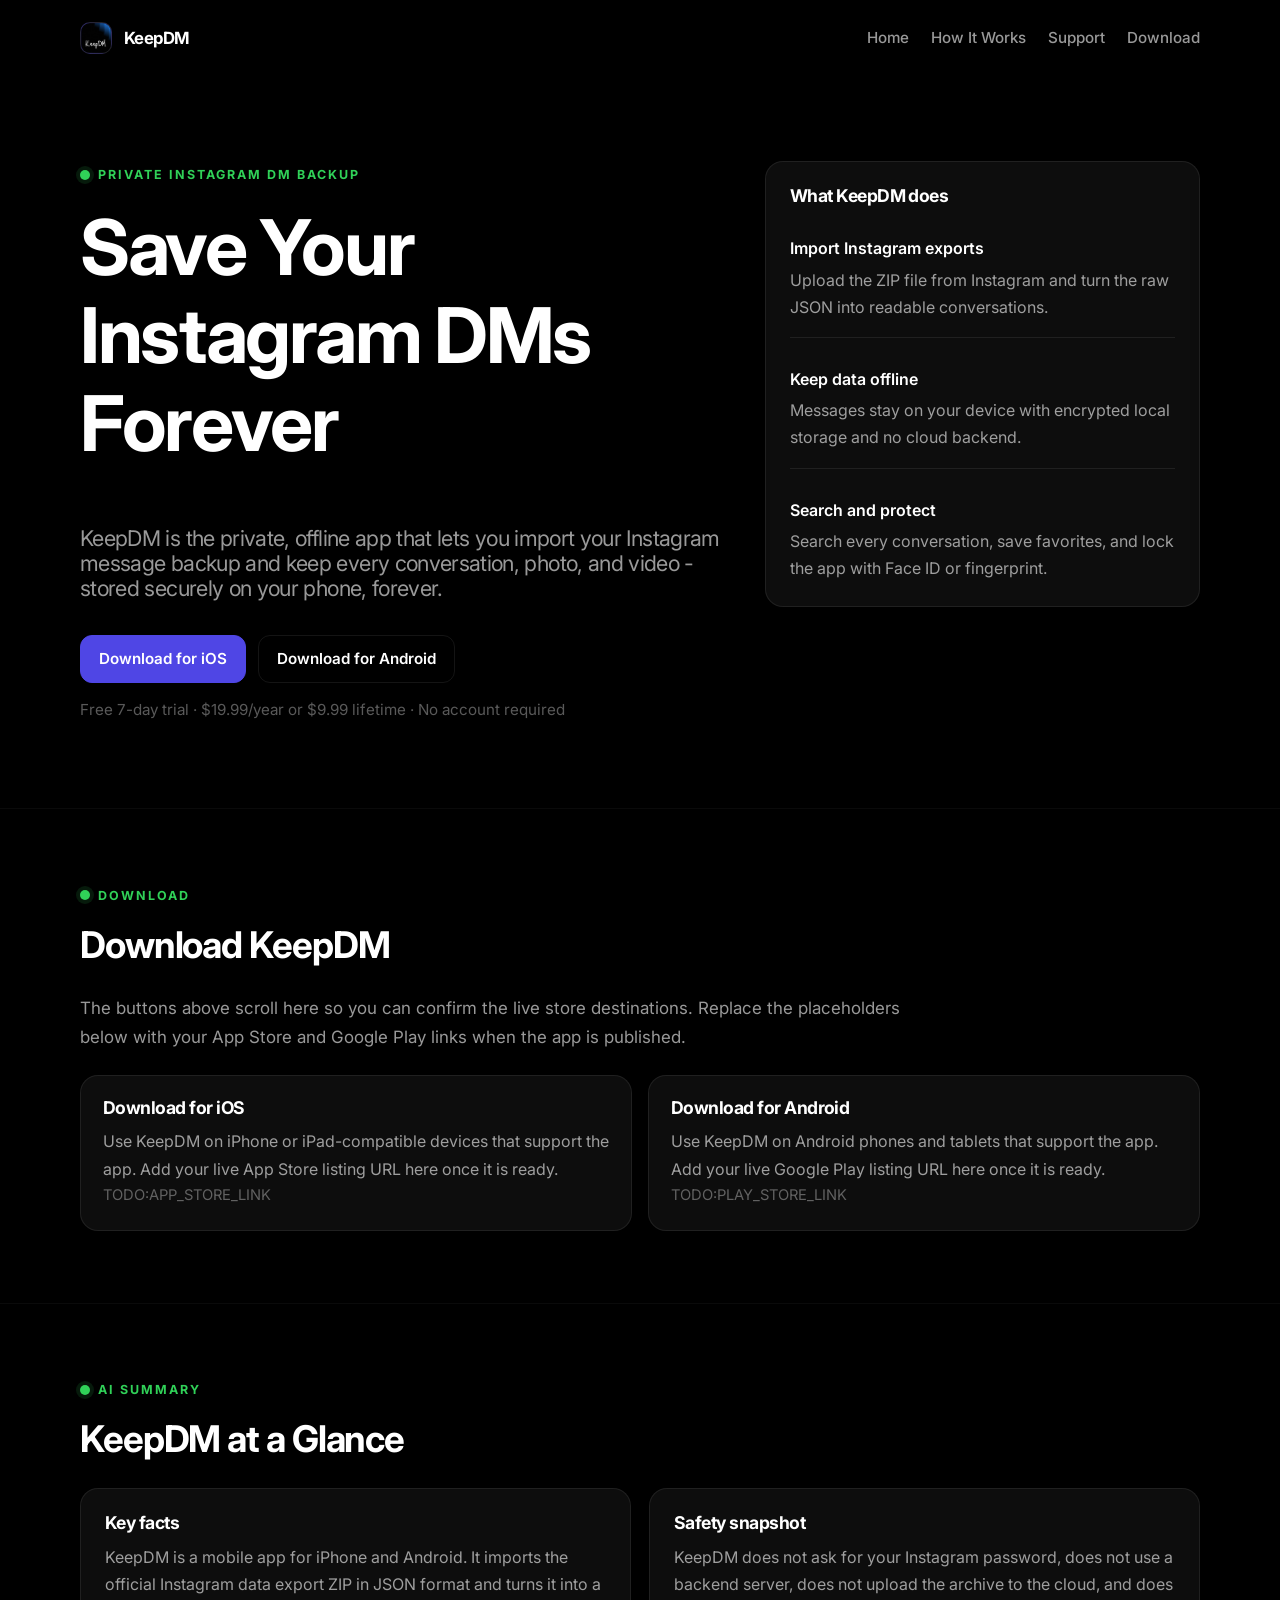
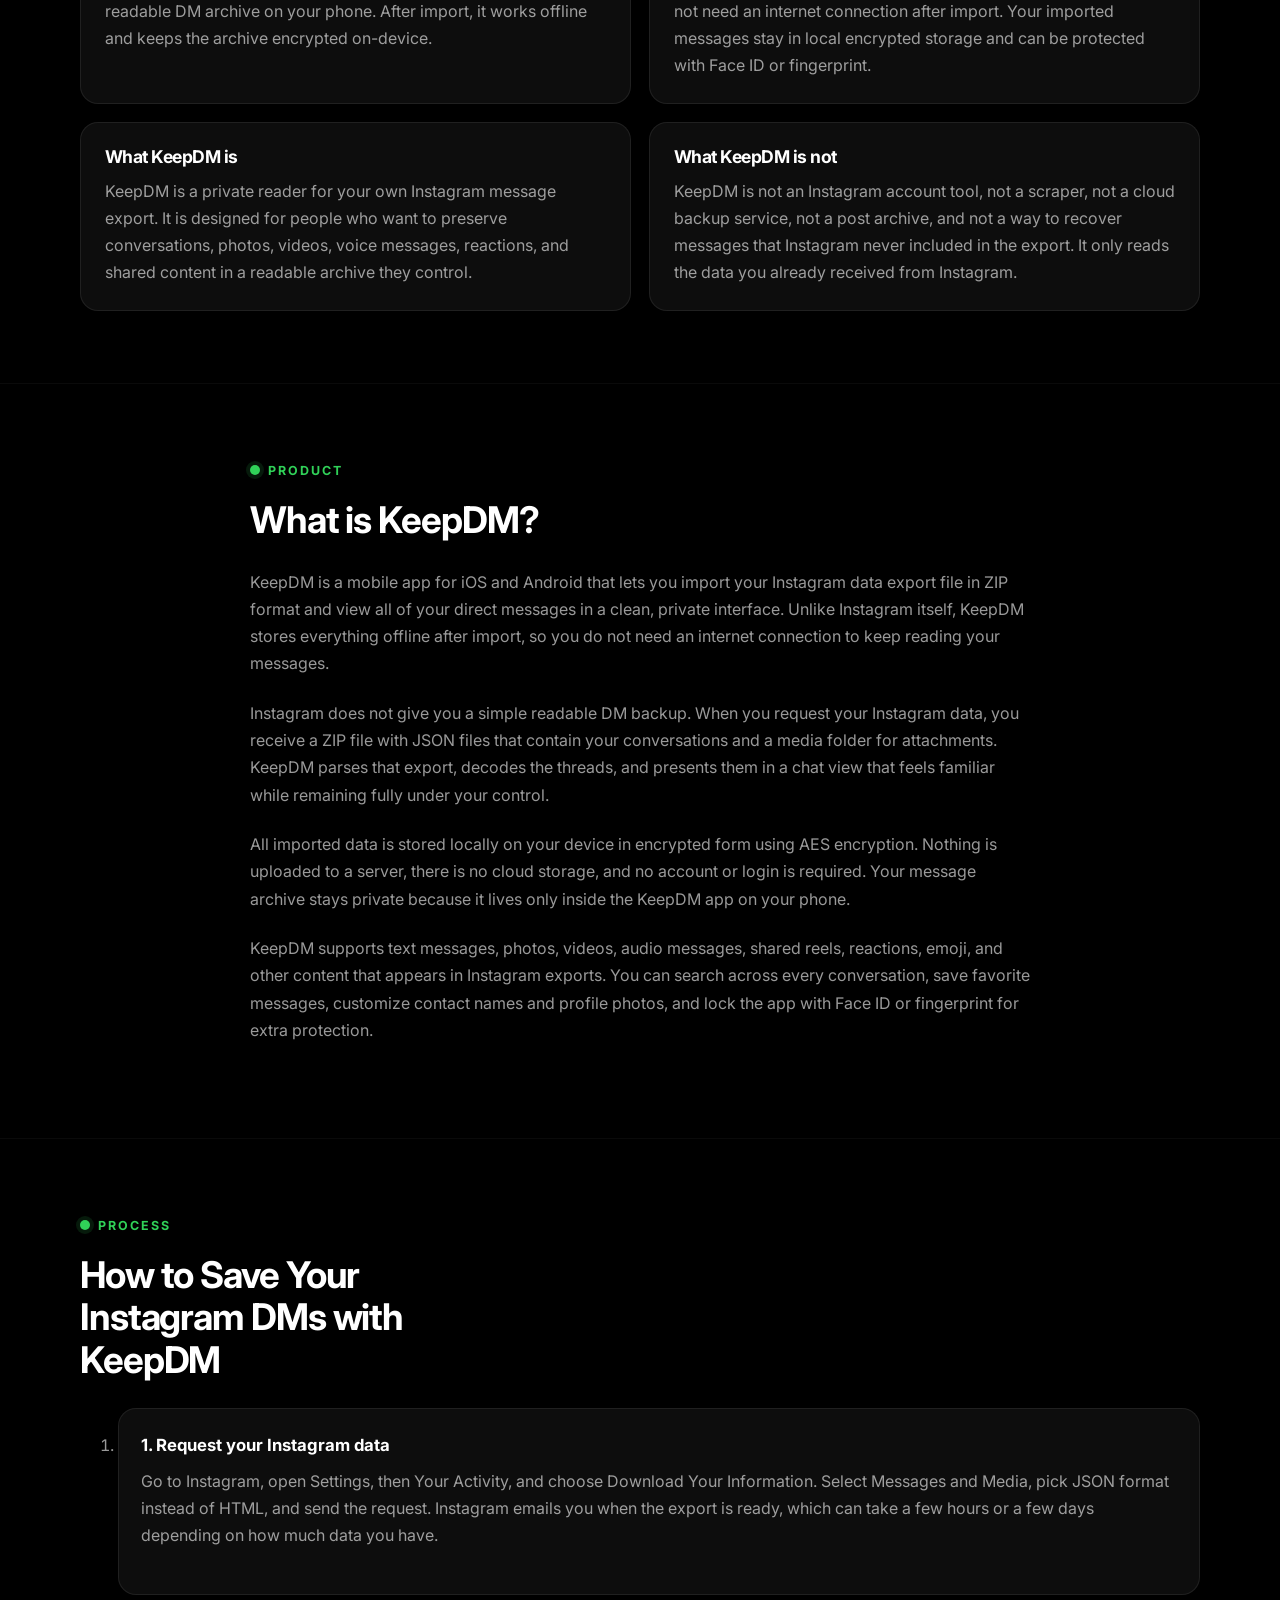
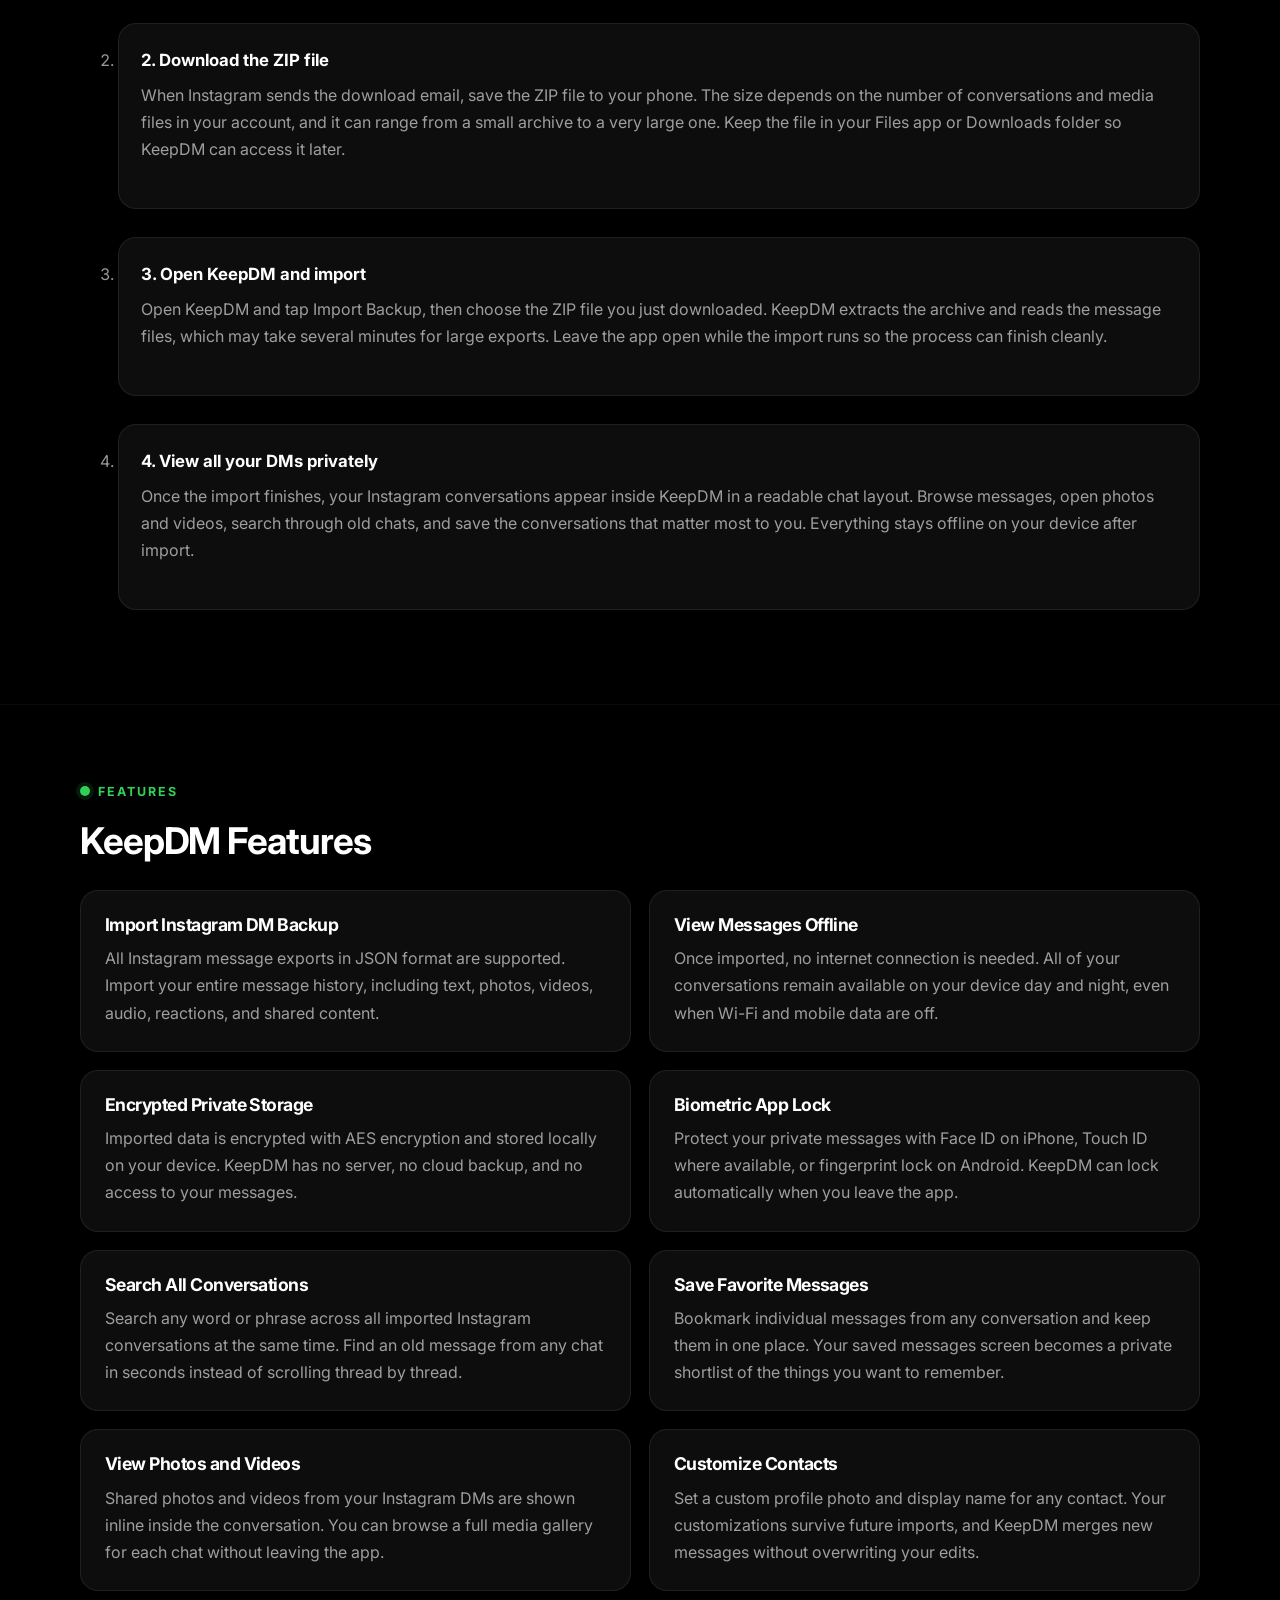
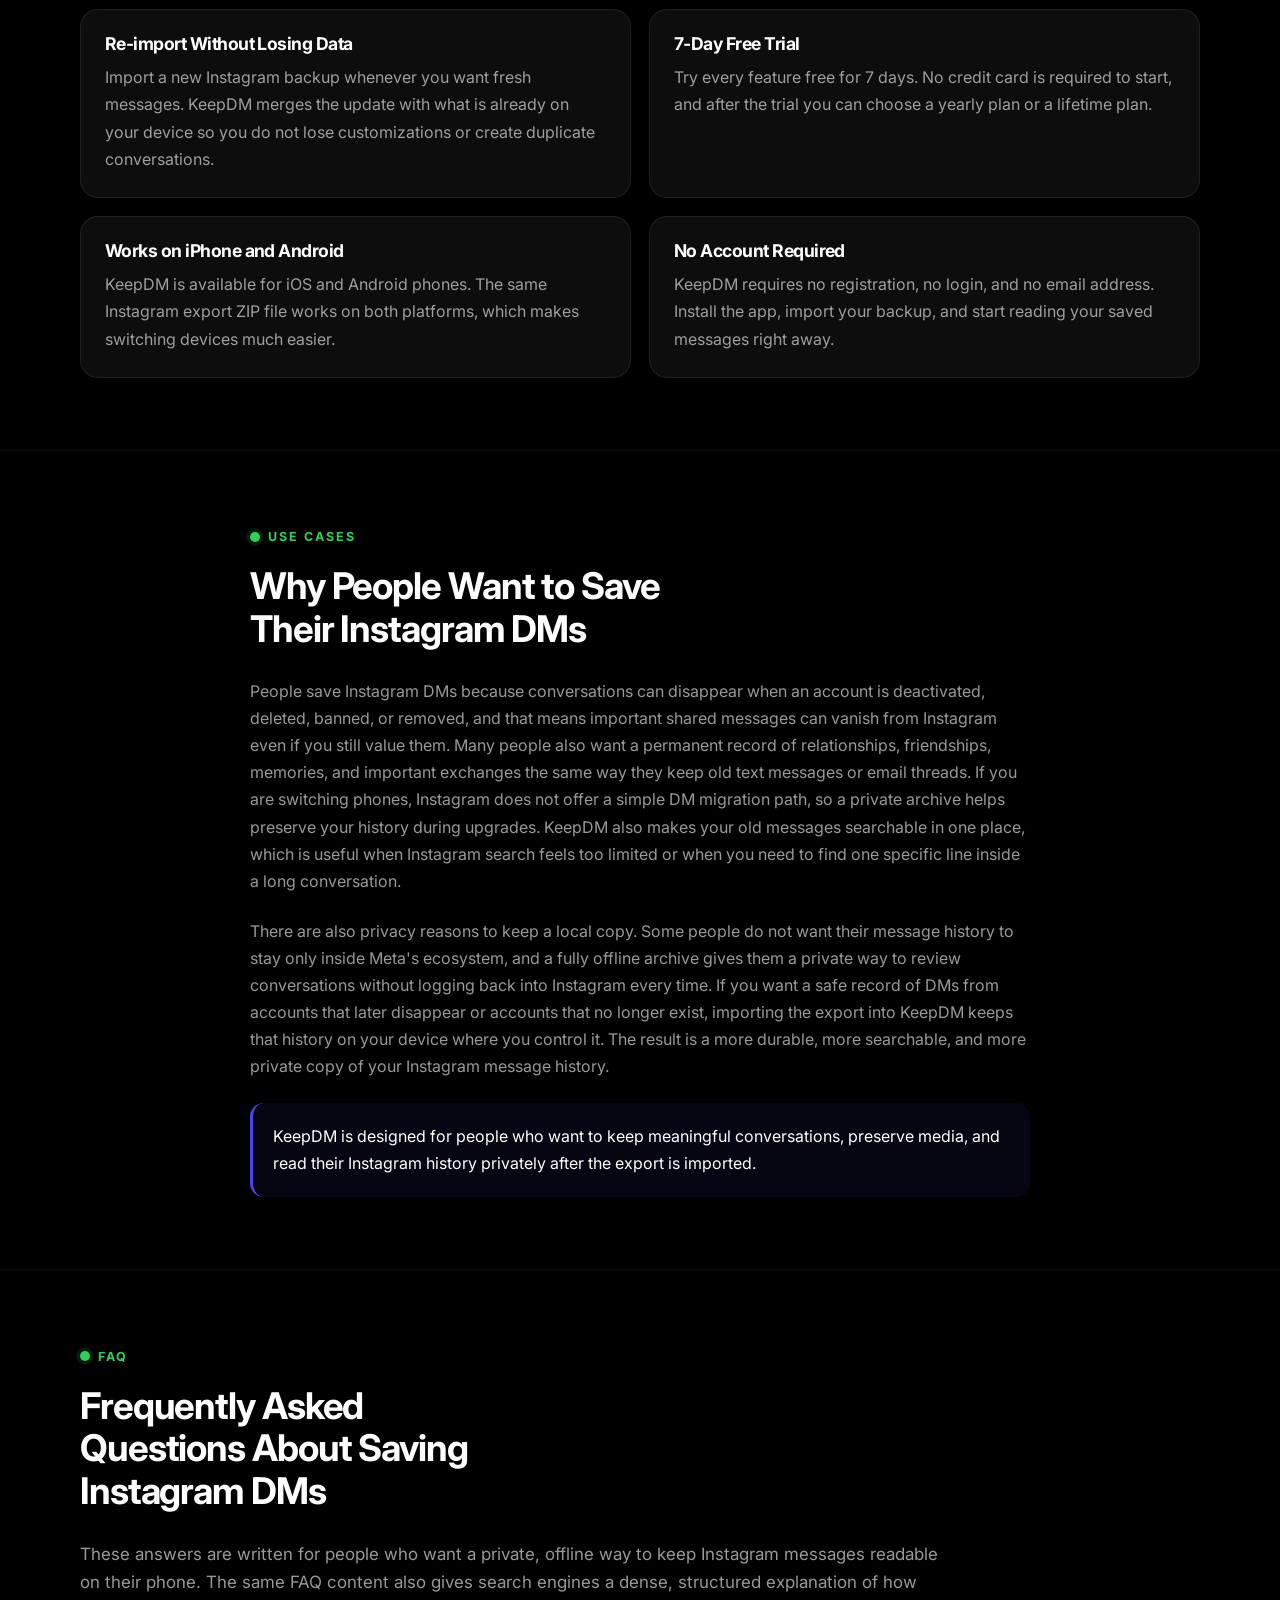
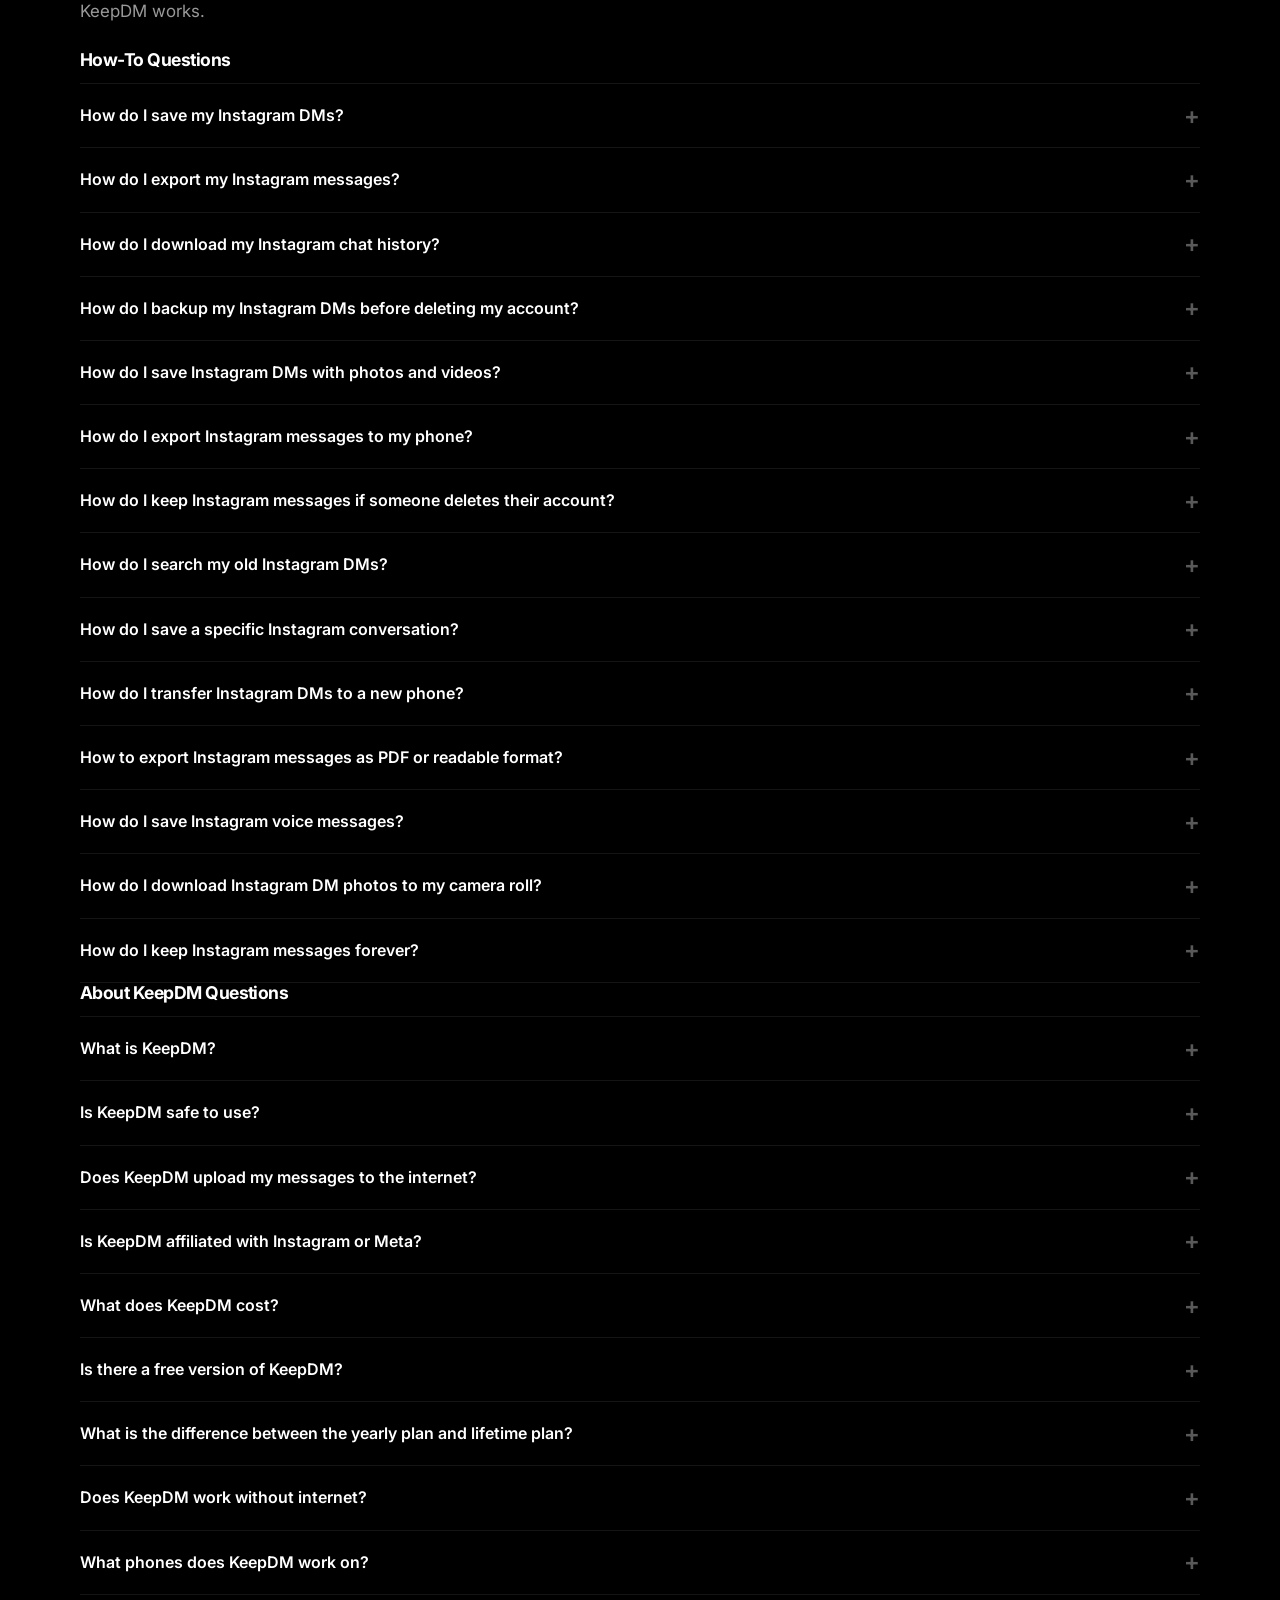
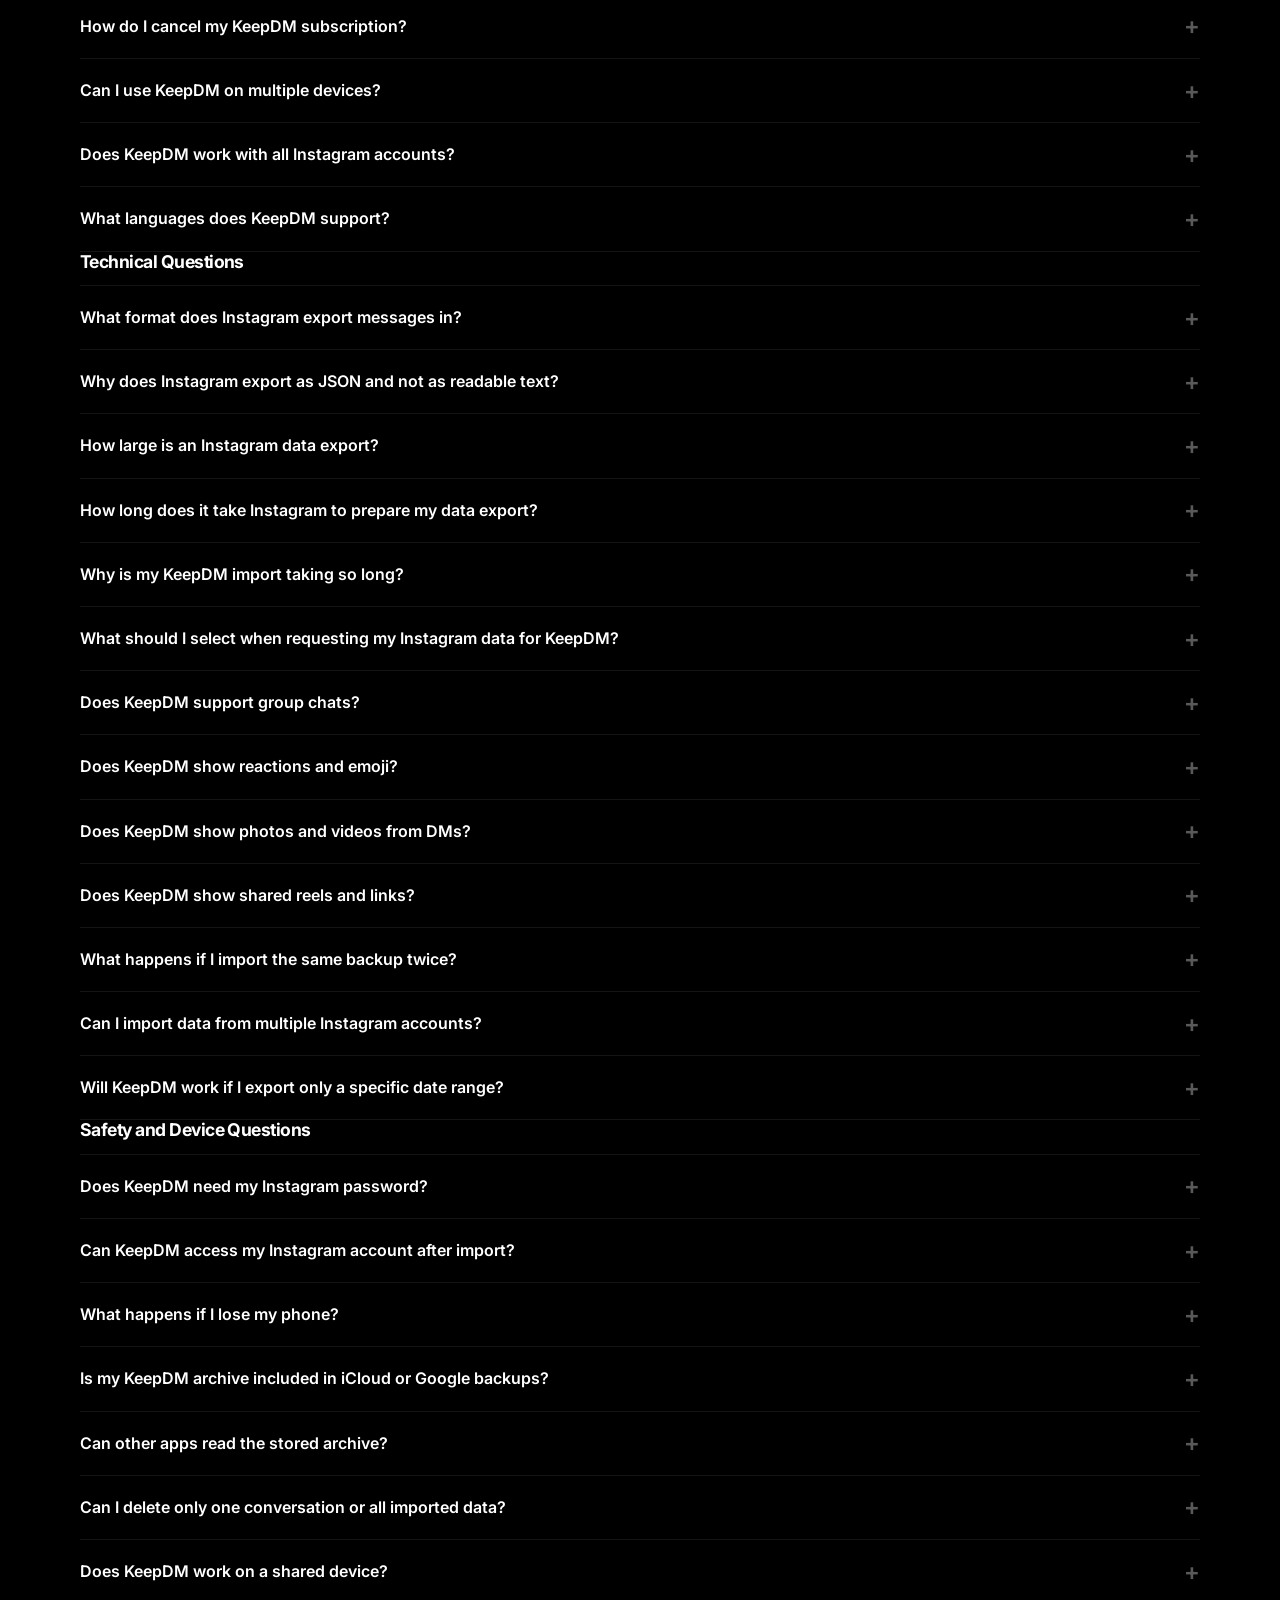
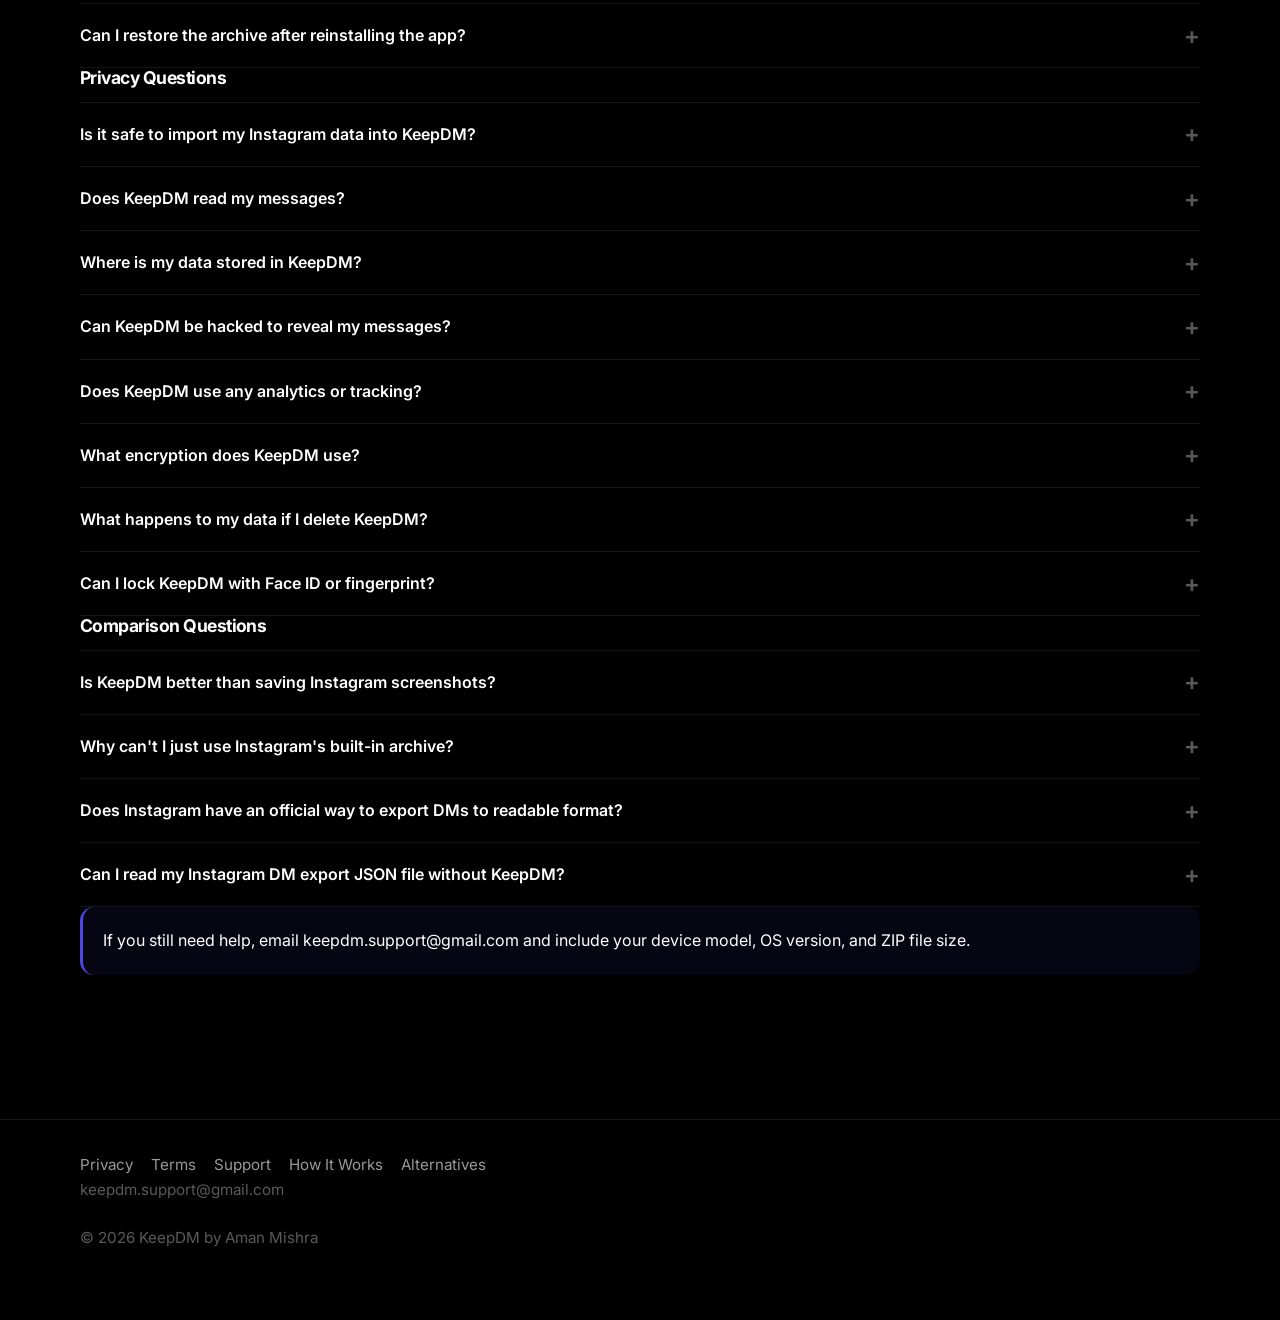
<file: index.html>
﻿<!DOCTYPE html>
<html lang="en">
<head>
  <meta charset="UTF-8">
  <meta name="viewport" content="width=device-width, initial-scale=1.0">
  <title>KeepDM - Save & Backup Your Instagram DMs Privately</title>
  <meta name="description" content="KeepDM lets you save your Instagram direct messages offline. Import your Instagram data export, view all DMs, photos, and videos privately - no account needed.">
  <meta name="author" content="Aman Mishra">
  <meta name="application-name" content="KeepDM">
  <meta name="theme-color" content="#000000">
  <meta name="robots" content="index,follow">
  <link rel="canonical" href="https://keepdm.github.io/">
  <meta property="og:title" content="KeepDM - Save & Backup Your Instagram DMs Privately">
  <meta property="og:description" content="KeepDM lets you save your Instagram direct messages offline. Import your Instagram data export, view all DMs, photos, and videos privately - no account needed.">
  <meta property="og:type" content="website">
  <meta property="og:url" content="https://keepdm.github.io/">
  <meta name="twitter:card" content="summary">
  <meta name="twitter:title" content="KeepDM - Save & Backup Your Instagram DMs Privately">
  <meta name="twitter:description" content="KeepDM lets you save your Instagram direct messages offline. Import your Instagram data export, view all DMs, photos, and videos privately - no account needed.">
  <link rel="preconnect" href="https://fonts.googleapis.com">
  <link rel="preconnect" href="https://fonts.gstatic.com" crossorigin>
  <link href="https://fonts.googleapis.com/css2?family=Inter:wght@400;500;600;700;800&display=swap" rel="stylesheet">
  <link rel="icon" href="assets/icon.png">
  <link rel="stylesheet" href="css/style.css">
  <script src="js/main.js" defer></script>
  <script type="application/ld+json">
  {
    "@context": "https://schema.org",
    "@type": "MobileApplication",
    "name": "KeepDM",
    "url": "https://keepdm.github.io/",
    "description": "KeepDM lets you save, backup, and privately store your Instagram DMs offline on your phone. Import your Instagram data export and view all your messages and media in a clean, secure app.",
    "applicationCategory": "UtilitiesApplication",
    "operatingSystem": "iOS, Android",
    "offers": {
      "@type": "Offer",
      "price": "0",
      "priceCurrency": "USD",
      "description": "Free 7-day trial, then $19.99/year or $9.99 lifetime"
    },
    "author": {
      "@type": "Person",
      "name": "Aman Mishra"
    },
    "featureList": [
      "Import Instagram DM backup ZIP",
      "View all Instagram messages offline",
      "Encrypted local storage",
      "Biometric app lock",
      "Search across all conversations",
      "Save favorite messages",
      "View shared photos and videos",
      "No account required",
      "No internet required after import",
      "Works on iOS and Android"
    ],
    "softwareVersion": "1.0",
    "datePublished": "2026-05-01"
  }
  </script>
  <script type="application/ld+json">
  {
    "@context": "https://schema.org",
    "@type": "WebSite",
    "name": "KeepDM",
    "url": "https://keepdm.github.io/",
    "description": "Marketing and support website for KeepDM, the private Instagram DM backup app.",
    "inLanguage": "en-US",
    "publisher": {
      "@type": "Organization",
      "name": "KeepDM",
      "url": "https://keepdm.github.io/",
      "email": "keepdm.support@gmail.com"
    }
  }
  </script>
</head>
<body>
  <header class="site-header" data-site-header>
    <div class="container header-inner">
      <a class="brand" href="./">
        <span class="brand-mark">
          <img src="assets/icon.png" alt="KeepDM logo" width="32" height="32">
        </span>
        <span>KeepDM</span>
      </a>
      <nav class="site-nav" aria-label="Primary">
        <a href="./">Home</a>
        <a href="how-it-works/">How It Works</a>
        <a href="support/">Support</a>
        <a href="#download">Download</a>
      </nav>
    </div>
  </header>

  <main>
    <section class="hero">
      <div class="container hero-grid">
        <div>
          <span class="eyebrow">Private Instagram DM backup</span>
          <h1>Save Your Instagram DMs Forever</h1>
          <h2 class="hero-subtitle">KeepDM is the private, offline app that lets you import your Instagram message backup and keep every conversation, photo, and video - stored securely on your phone, forever.</h2>
          <div class="hero-ctas">
            <a class="btn btn-primary" href="#download-ios">Download for iOS</a>
            <a class="btn btn-secondary" href="#download-android">Download for Android</a>
          </div>
          <p class="meta-line">Free 7-day trial &middot; $19.99/year or $9.99 lifetime &middot; No account required</p>
        </div>

        <aside class="hero-panel">
          <h3>What KeepDM does</h3>
          <div class="panel-list">
            <div class="panel-item">
              <span class="label">Import Instagram exports</span>
              <p class="value">Upload the ZIP file from Instagram and turn the raw JSON into readable conversations.</p>
            </div>
            <div class="panel-item">
              <span class="label">Keep data offline</span>
              <p class="value">Messages stay on your device with encrypted local storage and no cloud backend.</p>
            </div>
            <div class="panel-item">
              <span class="label">Search and protect</span>
              <p class="value">Search every conversation, save favorites, and lock the app with Face ID or fingerprint.</p>
            </div>
          </div>
        </aside>
      </div>
    </section>

    <section class="section" id="download">
      <div class="container">
        <p class="eyebrow">Download</p>
        <h2 class="section-heading">Download KeepDM</h2>
        <p class="section-lead lead">The buttons above scroll here so you can confirm the live store destinations. Replace the placeholders below with your App Store and Google Play links when the app is published.</p>
        <div class="download-grid">
          <article class="download-card" id="download-ios">
            <h3>Download for iOS</h3>
            <p>Use KeepDM on iPhone or iPad-compatible devices that support the app. Add your live App Store listing URL here once it is ready.</p>
            <p class="muted small">TODO:APP_STORE_LINK</p>
          </article>
          <article class="download-card" id="download-android">
            <h3>Download for Android</h3>
            <p>Use KeepDM on Android phones and tablets that support the app. Add your live Google Play listing URL here once it is ready.</p>
            <p class="muted small">TODO:PLAY_STORE_LINK</p>
          </article>
        </div>
      </div>
    </section>

    <section class="section" id="ai-summary">
      <div class="container">
        <p class="eyebrow">AI summary</p>
        <h2 class="section-heading">KeepDM at a Glance</h2>
        <div class="columns">
          <article class="feature-card">
            <h3>Key facts</h3>
            <p>KeepDM is a mobile app for iPhone and Android. It imports the official Instagram data export ZIP in JSON format and turns it into a readable DM archive on your phone. After import, it works offline and keeps the archive encrypted on-device.</p>
          </article>
          <article class="feature-card">
            <h3>Safety snapshot</h3>
            <p>KeepDM does not ask for your Instagram password, does not use a backend server, does not upload the archive to the cloud, and does not need an internet connection after import. Your imported messages stay in local encrypted storage and can be protected with Face ID or fingerprint.</p>
          </article>
          <article class="feature-card">
            <h3>What KeepDM is</h3>
            <p>KeepDM is a private reader for your own Instagram message export. It is designed for people who want to preserve conversations, photos, videos, voice messages, reactions, and shared content in a readable archive they control.</p>
          </article>
          <article class="feature-card">
            <h3>What KeepDM is not</h3>
            <p>KeepDM is not an Instagram account tool, not a scraper, not a cloud backup service, not a post archive, and not a way to recover messages that Instagram never included in the export. It only reads the data you already received from Instagram.</p>
          </article>
        </div>
      </div>
    </section>

    <section class="section" id="what-is-keepdm">
      <div class="container prose">
        <p class="eyebrow">Product</p>
        <h2 class="section-heading">What is KeepDM?</h2>
        <p>KeepDM is a mobile app for iOS and Android that lets you import your Instagram data export file in ZIP format and view all of your direct messages in a clean, private interface. Unlike Instagram itself, KeepDM stores everything offline after import, so you do not need an internet connection to keep reading your messages.</p>
        <p>Instagram does not give you a simple readable DM backup. When you request your Instagram data, you receive a ZIP file with JSON files that contain your conversations and a media folder for attachments. KeepDM parses that export, decodes the threads, and presents them in a chat view that feels familiar while remaining fully under your control.</p>
        <p>All imported data is stored locally on your device in encrypted form using AES encryption. Nothing is uploaded to a server, there is no cloud storage, and no account or login is required. Your message archive stays private because it lives only inside the KeepDM app on your phone.</p>
        <p>KeepDM supports text messages, photos, videos, audio messages, shared reels, reactions, emoji, and other content that appears in Instagram exports. You can search across every conversation, save favorite messages, customize contact names and profile photos, and lock the app with Face ID or fingerprint for extra protection.</p>
      </div>
    </section>

    <section class="section" id="how-it-works-home">
      <div class="container">
        <p class="eyebrow">Process</p>
        <h2 class="section-heading">How to Save Your Instagram DMs with KeepDM</h2>
        <ol class="steps">
          <li>
            <strong>1. Request your Instagram data</strong>
            <p>Go to Instagram, open Settings, then Your Activity, and choose Download Your Information. Select Messages and Media, pick JSON format instead of HTML, and send the request. Instagram emails you when the export is ready, which can take a few hours or a few days depending on how much data you have.</p>
          </li>
          <li>
            <strong>2. Download the ZIP file</strong>
            <p>When Instagram sends the download email, save the ZIP file to your phone. The size depends on the number of conversations and media files in your account, and it can range from a small archive to a very large one. Keep the file in your Files app or Downloads folder so KeepDM can access it later.</p>
          </li>
          <li>
            <strong>3. Open KeepDM and import</strong>
            <p>Open KeepDM and tap Import Backup, then choose the ZIP file you just downloaded. KeepDM extracts the archive and reads the message files, which may take several minutes for large exports. Leave the app open while the import runs so the process can finish cleanly.</p>
          </li>
          <li>
            <strong>4. View all your DMs privately</strong>
            <p>Once the import finishes, your Instagram conversations appear inside KeepDM in a readable chat layout. Browse messages, open photos and videos, search through old chats, and save the conversations that matter most to you. Everything stays offline on your device after import.</p>
          </li>
        </ol>
      </div>
    </section>

    <section class="section" id="features">
      <div class="container">
        <p class="eyebrow">Features</p>
        <h2 class="section-heading">KeepDM Features</h2>
        <div class="columns">
          <article class="feature-card">
            <h3>Import Instagram DM Backup</h3>
            <p>All Instagram message exports in JSON format are supported. Import your entire message history, including text, photos, videos, audio, reactions, and shared content.</p>
          </article>
          <article class="feature-card">
            <h3>View Messages Offline</h3>
            <p>Once imported, no internet connection is needed. All of your conversations remain available on your device day and night, even when Wi-Fi and mobile data are off.</p>
          </article>
          <article class="feature-card">
            <h3>Encrypted Private Storage</h3>
            <p>Imported data is encrypted with AES encryption and stored locally on your device. KeepDM has no server, no cloud backup, and no access to your messages.</p>
          </article>
          <article class="feature-card">
            <h3>Biometric App Lock</h3>
            <p>Protect your private messages with Face ID on iPhone, Touch ID where available, or fingerprint lock on Android. KeepDM can lock automatically when you leave the app.</p>
          </article>
          <article class="feature-card">
            <h3>Search All Conversations</h3>
            <p>Search any word or phrase across all imported Instagram conversations at the same time. Find an old message from any chat in seconds instead of scrolling thread by thread.</p>
          </article>
          <article class="feature-card">
            <h3>Save Favorite Messages</h3>
            <p>Bookmark individual messages from any conversation and keep them in one place. Your saved messages screen becomes a private shortlist of the things you want to remember.</p>
          </article>
          <article class="feature-card">
            <h3>View Photos and Videos</h3>
            <p>Shared photos and videos from your Instagram DMs are shown inline inside the conversation. You can browse a full media gallery for each chat without leaving the app.</p>
          </article>
          <article class="feature-card">
            <h3>Customize Contacts</h3>
            <p>Set a custom profile photo and display name for any contact. Your customizations survive future imports, and KeepDM merges new messages without overwriting your edits.</p>
          </article>
          <article class="feature-card">
            <h3>Re-import Without Losing Data</h3>
            <p>Import a new Instagram backup whenever you want fresh messages. KeepDM merges the update with what is already on your device so you do not lose customizations or create duplicate conversations.</p>
          </article>
          <article class="feature-card">
            <h3>7-Day Free Trial</h3>
            <p>Try every feature free for 7 days. No credit card is required to start, and after the trial you can choose a yearly plan or a lifetime plan.</p>
          </article>
          <article class="feature-card">
            <h3>Works on iPhone and Android</h3>
            <p>KeepDM is available for iOS and Android phones. The same Instagram export ZIP file works on both platforms, which makes switching devices much easier.</p>
          </article>
          <article class="feature-card">
            <h3>No Account Required</h3>
            <p>KeepDM requires no registration, no login, and no email address. Install the app, import your backup, and start reading your saved messages right away.</p>
          </article>
        </div>
      </div>
    </section>

    <section class="section" id="why">
      <div class="container prose">
        <p class="eyebrow">Use cases</p>
        <h2 class="section-heading">Why People Want to Save Their Instagram DMs</h2>
        <p>People save Instagram DMs because conversations can disappear when an account is deactivated, deleted, banned, or removed, and that means important shared messages can vanish from Instagram even if you still value them. Many people also want a permanent record of relationships, friendships, memories, and important exchanges the same way they keep old text messages or email threads. If you are switching phones, Instagram does not offer a simple DM migration path, so a private archive helps preserve your history during upgrades. KeepDM also makes your old messages searchable in one place, which is useful when Instagram search feels too limited or when you need to find one specific line inside a long conversation.</p>
        <p>There are also privacy reasons to keep a local copy. Some people do not want their message history to stay only inside Meta's ecosystem, and a fully offline archive gives them a private way to review conversations without logging back into Instagram every time. If you want a safe record of DMs from accounts that later disappear or accounts that no longer exist, importing the export into KeepDM keeps that history on your device where you control it. The result is a more durable, more searchable, and more private copy of your Instagram message history.</p>
        <div class="callout">
          KeepDM is designed for people who want to keep meaningful conversations, preserve media, and read their Instagram history privately after the export is imported.
        </div>
      </div>
    </section>

    <section class="section" id="faq" data-faq-schema>
      <div class="container">
        <p class="eyebrow">FAQ</p>
        <h2 class="section-heading">Frequently Asked Questions About Saving Instagram DMs</h2>
        <p class="section-lead lead">These answers are written for people who want a private, offline way to keep Instagram messages readable on their phone. The same FAQ content also gives search engines a dense, structured explanation of how KeepDM works.</p>

        <h3>How-To Questions</h3>
        <div class="faq-list">
          <details>
            <summary>How do I save my Instagram DMs?</summary>
            <div class="faq-answer">
              <p>Request Instagram's data export in JSON format, download the ZIP file, and import it into KeepDM. KeepDM turns the archive into a readable chat view on your phone. After import, the conversations stay local and offline.</p>
            </div>
          </details>
          <details>
            <summary>How do I export my Instagram messages?</summary>
            <div class="faq-answer">
              <p>Open Instagram's data download flow and choose Messages plus Media. Pick JSON instead of HTML so KeepDM can read the archive cleanly. Once Instagram emails the ZIP, save it to your phone and import it.</p>
            </div>
          </details>
          <details>
            <summary>How do I download my Instagram chat history?</summary>
            <div class="faq-answer">
              <p>Use Instagram's Download Your Information tool to request the archive. That export contains your message history inside a ZIP file. KeepDM reads the ZIP and displays the chats in a private interface.</p>
            </div>
          </details>
          <details>
            <summary>How do I backup my Instagram DMs before deleting my account?</summary>
            <div class="faq-answer">
              <p>Request an all-time JSON export before you delete the account. Download the ZIP and import it into KeepDM so you have a local copy first. If the account is later deleted, your KeepDM archive still remains on your device.</p>
            </div>
          </details>
          <details>
            <summary>How do I save Instagram DMs with photos and videos?</summary>
            <div class="faq-answer">
              <p>Select Media when you request the Instagram export. KeepDM can show photos, videos, and other shared attachments alongside the chat thread. If media was not included in the export, it cannot appear later.</p>
            </div>
          </details>
          <details>
            <summary>How do I export Instagram messages to my phone?</summary>
            <div class="faq-answer">
              <p>Request the Instagram export, then download the ZIP directly to your phone's Files or Downloads folder. Open KeepDM, tap Import Backup, and choose that ZIP file. KeepDM processes the archive on-device so the messages become readable inside the app.</p>
            </div>
          </details>
          <details>
            <summary>How do I keep Instagram messages if someone deletes their account?</summary>
            <div class="faq-answer">
              <p>Save the conversation before the account disappears by exporting your Instagram data. KeepDM preserves the copy that was included in the export even if the other account is later removed. If Instagram never included the thread in the archive, it cannot be recovered from KeepDM.</p>
            </div>
          </details>
          <details>
            <summary>How do I search my old Instagram DMs?</summary>
            <div class="faq-answer">
              <p>Import your archive into KeepDM, then use the search bar to look across all conversations at once. That is much faster than searching inside Instagram thread by thread. You can search words, names, or phrases from years ago.</p>
            </div>
          </details>
          <details>
            <summary>How do I save a specific Instagram conversation?</summary>
            <div class="faq-answer">
              <p>Import the export and then open the conversation you care about most. You can bookmark important messages or keep the thread handy in KeepDM's readable chat view. Instagram itself does not let you back up only one DM thread as a clean file, so the export remains the starting point.</p>
            </div>
          </details>
          <details>
            <summary>How do I transfer Instagram DMs to a new phone?</summary>
            <div class="faq-answer">
              <p>Import the same Instagram ZIP file into KeepDM on the new phone. If you use the same Apple ID or Google account for the purchase, you can restore the app on the new device and then re-import the archive. Your DM history follows the export, not the old phone.</p>
            </div>
          </details>
          <details>
            <summary>How to export Instagram messages as PDF or readable format?</summary>
            <div class="faq-answer">
              <p>Instagram gives you a JSON export, not a polished PDF. KeepDM converts that JSON into a readable chat experience, which is the practical way to view it without digging through code. If you need a PDF, you can use your phone's share or print tools after opening the conversation in KeepDM.</p>
            </div>
          </details>
          <details>
            <summary>How do I save Instagram voice messages?</summary>
            <div class="faq-answer">
              <p>Include Media in the Instagram export so audio files are part of the ZIP. KeepDM can display the audio attachments that Instagram included in the archive. If the voice note was omitted from the export, there is nothing for KeepDM to show.</p>
            </div>
          </details>
          <details>
            <summary>How do I download Instagram DM photos to my camera roll?</summary>
            <div class="faq-answer">
              <p>Import the export with Media included, then open the photo inside KeepDM's conversation view. From there, use your device's share or save action to move it into Photos on iPhone or the gallery on Android. The exact save flow depends on the platform, but the media has to be present in the export first.</p>
            </div>
          </details>
          <details>
            <summary>How do I keep Instagram messages forever?</summary>
            <div class="faq-answer">
              <p>Request an all-time export, import it into KeepDM, and keep the archive saved locally on your device. Re-import a fresh export every so often if you want your archive to stay current with new messages. KeepDM gives you a private, offline copy, but the original Instagram export is still the source file you should keep safe.</p>
            </div>
          </details>
        </div>

        <h3>About KeepDM Questions</h3>
        <div class="faq-list">
          <details>
            <summary>What is KeepDM?</summary>
            <div class="faq-answer">
              <p>KeepDM is a private mobile app for importing Instagram data exports and reading your direct messages offline. It turns Instagram's JSON archive into a readable chat experience on iPhone and Android. You can search, save favorites, and keep the archive on your own device.</p>
            </div>
          </details>
          <details>
            <summary>Is KeepDM safe to use?</summary>
            <div class="faq-answer">
              <p>Yes, because the Instagram ZIP file is processed locally on your device instead of being uploaded to a server. KeepDM does not ask for your Instagram password, so you are not handing credentials to a third party. Using a passcode and biometric lock makes the archive safer on your phone too.</p>
            </div>
          </details>
          <details>
            <summary>Does KeepDM upload my messages to the internet?</summary>
            <div class="faq-answer">
              <p>No. KeepDM reads the export on your device and stores the archive in encrypted local storage. There is no server-side copy for a remote person to inspect.</p>
            </div>
          </details>
          <details>
            <summary>Is KeepDM affiliated with Instagram or Meta?</summary>
            <div class="faq-answer">
              <p>No, KeepDM is an independent app. It uses Instagram's official data export, but it is not owned, endorsed, or operated by Meta. Instagram is a trademark of Meta Platforms, Inc.</p>
            </div>
          </details>
          <details>
            <summary>What does KeepDM cost?</summary>
            <div class="faq-answer">
              <p>KeepDM includes a 7-day free trial with full access. After the trial, the pricing is $19.99 per year or $9.99 for lifetime access. Both plans unlock the complete app experience.</p>
            </div>
          </details>
          <details>
            <summary>Is there a free version of KeepDM?</summary>
            <div class="faq-answer">
              <p>There is a free trial, but not an unlimited free tier. The trial lasts seven days and includes every feature. After it ends, you choose a paid plan to continue using the app.</p>
            </div>
          </details>
          <details>
            <summary>What is the difference between the yearly plan and lifetime plan?</summary>
            <div class="faq-answer">
              <p>The yearly plan is a subscription that renews each year until you cancel. The lifetime plan is a one-time purchase with no renewal. Both give you access to the full KeepDM feature set.</p>
            </div>
          </details>
          <details>
            <summary>Does KeepDM work without internet?</summary>
            <div class="faq-answer">
              <p>Yes, after the import is finished. You only need internet to install the app, download the Instagram ZIP, or process an app store purchase. Once the archive is on your phone, KeepDM opens it offline.</p>
            </div>
          </details>
          <details>
            <summary>What phones does KeepDM work on?</summary>
            <div class="faq-answer">
              <p>KeepDM is built for iPhone and Android. It is designed for phones, and larger backups may take longer on older devices. If your device can run the app and read the ZIP file, you are in good shape.</p>
            </div>
          </details>
          <details>
            <summary>How do I cancel my KeepDM subscription?</summary>
            <div class="faq-answer">
              <p>On iPhone, cancel in Settings, then your name, then Subscriptions. On Android, cancel in Google Play under Payments and subscriptions, then Subscriptions. You cannot cancel inside KeepDM itself.</p>
            </div>
          </details>
          <details>
            <summary>Can I use KeepDM on multiple devices?</summary>
            <div class="faq-answer">
              <p>You can restore the purchase on devices tied to the same Apple ID or Google account, subject to the store's rules. Your imported archive is still local to each device, so each install keeps its own copy. If you want the same messages on a second phone, import the same ZIP there too.</p>
            </div>
          </details>
          <details>
            <summary>Does KeepDM work with all Instagram accounts?</summary>
            <div class="faq-answer">
              <p>KeepDM works with any account that can request a standard Instagram data export. The export must include the message history you want to read. If Instagram omits a conversation, KeepDM cannot invent it.</p>
            </div>
          </details>
          <details>
            <summary>What languages does KeepDM support?</summary>
            <div class="faq-answer">
              <p>KeepDM's interface is in English, and it preserves the Unicode text that appears in your Instagram export. That means messages in many languages remain readable as long as the device can display the characters. Multilingual chats stay intact because KeepDM reads the exported text rather than retyping it.</p>
            </div>
          </details>
        </div>

        <h3>Technical Questions</h3>
        <div class="faq-list">
          <details>
            <summary>What format does Instagram export messages in?</summary>
            <div class="faq-answer">
              <p>Instagram exports messages in JSON format inside a ZIP file. There is usually an inbox or messages folder that contains thread files. That structure is machine-readable, which is why KeepDM can parse it.</p>
            </div>
          </details>
          <details>
            <summary>Why does Instagram export as JSON and not as readable text?</summary>
            <div class="faq-answer">
              <p>JSON preserves structure, timestamps, participants, media references, and metadata. A plain text file would lose a lot of that detail or make media harder to match to the right message. KeepDM reads the JSON and presents it in a human-friendly format.</p>
            </div>
          </details>
          <details>
            <summary>How large is an Instagram data export?</summary>
            <div class="faq-answer">
              <p>Size varies widely depending on your history and media. Small exports may be under 100 MB, while heavy message histories can reach multiple gigabytes. The more photos, videos, and years you have, the bigger the ZIP becomes.</p>
            </div>
          </details>
          <details>
            <summary>How long does it take Instagram to prepare my data export?</summary>
            <div class="faq-answer">
              <p>Small exports can be ready in minutes, but large exports can take hours or days. Instagram's queue time depends on how much data you requested and how busy the service is. KeepDM can only import the ZIP after Instagram finishes preparing it.</p>
            </div>
          </details>
          <details>
            <summary>Why is my KeepDM import taking so long?</summary>
            <div class="faq-answer">
              <p>Large ZIP files take time to extract and index, especially when they include many media files. Keep the app open and the device connected to power so the import can finish without interruption. If the backup is huge, several minutes is normal.</p>
            </div>
          </details>
          <details>
            <summary>What should I select when requesting my Instagram data for KeepDM?</summary>
            <div class="faq-answer">
              <p>Choose Messages and Media, then select JSON instead of HTML. If you want a full archive, request the All Time range. That combination gives KeepDM the most complete source material.</p>
            </div>
          </details>
          <details>
            <summary>Does KeepDM support group chats?</summary>
            <div class="faq-answer">
              <p>Yes, group chats are supported when Instagram includes them in the export. KeepDM shows the participants and message history like any other thread. If the export contains the group, the app can read it.</p>
            </div>
          </details>
          <details>
            <summary>Does KeepDM show reactions and emoji?</summary>
            <div class="faq-answer">
              <p>Yes, if Instagram included them in the JSON export. KeepDM preserves emoji and reaction data where the source file provides it. That helps the archive feel closer to the original conversation.</p>
            </div>
          </details>
          <details>
            <summary>Does KeepDM show photos and videos from DMs?</summary>
            <div class="faq-answer">
              <p>Yes, media that exists in the export can appear inline in the conversation. KeepDM also lets you browse shared attachments in a media-friendly view. If you did not request media from Instagram, those files will not be present.</p>
            </div>
          </details>
          <details>
            <summary>Does KeepDM show shared reels and links?</summary>
            <div class="faq-answer">
              <p>Yes, shared content that Instagram includes in the export can be shown in KeepDM. That can include links, reels, and other shared items depending on the export structure. If Instagram omits the item, there is nothing for the app to display.</p>
            </div>
          </details>
          <details>
            <summary>What happens if I import the same backup twice?</summary>
            <div class="faq-answer">
              <p>KeepDM merges the new import with the archive already on your device. That helps avoid duplicates and keeps your contact customizations intact. If Instagram's export repeats identical records, a small number of duplicates can still appear because the source itself repeated them.</p>
            </div>
          </details>
          <details>
            <summary>Can I import data from multiple Instagram accounts?</summary>
            <div class="faq-answer">
              <p>Yes, you can import each account's ZIP file separately. KeepDM keeps the conversations together so you can review them in one app. The participant names help you tell the threads apart.</p>
            </div>
          </details>
          <details>
            <summary>Will KeepDM work if I export only a specific date range?</summary>
            <div class="faq-answer">
              <p>Yes, KeepDM can read a partial export. The tradeoff is that you only get the conversations from the range you requested. If you want your full history, choose All Time instead of a filtered range.</p>
            </div>
          </details>
        </div>

        <h3>Safety and Device Questions</h3>
        <div class="faq-list">
          <details>
            <summary>Does KeepDM need my Instagram password?</summary>
            <div class="faq-answer">
              <p>No. KeepDM works from the ZIP file that Instagram gives you after you request your data export. You do not log into Instagram inside KeepDM and you do not hand your password to the app. That keeps the import flow simpler and safer.</p>
            </div>
          </details>
          <details>
            <summary>Can KeepDM access my Instagram account after import?</summary>
            <div class="faq-answer">
              <p>No. KeepDM reads the export on your device and does not act like a background account manager. It does not need ongoing access to Instagram after the import finishes. If you want a newer archive, you request a new export from Instagram and import that file too.</p>
            </div>
          </details>
          <details>
            <summary>What happens if I lose my phone?</summary>
            <div class="faq-answer">
              <p>The archive lives on the device, so if the phone is lost you should treat it like any other private local data on a lost device. A strong screen lock and biometric lock help protect the app from casual access. If you reinstall KeepDM on a new phone, you can import the original Instagram ZIP again if you still have it.</p>
            </div>
          </details>
          <details>
            <summary>Is my KeepDM archive included in iCloud or Google backups?</summary>
            <div class="faq-answer">
              <p>That depends on your device backup settings and platform behavior. The important point is that KeepDM itself does not upload your archive to a KeepDM server. If you use device backup services, review their settings separately so you know what is included.</p>
            </div>
          </details>
          <details>
            <summary>Can other apps read the stored archive?</summary>
            <div class="faq-answer">
              <p>KeepDM stores the archive in the app's local sandbox and encrypts the imported data. That makes it much harder for other apps or casual file browsing to read the content directly. Your device security still matters, so keep the phone locked and updated.</p>
            </div>
          </details>
          <details>
            <summary>Can I delete only one conversation or all imported data?</summary>
            <div class="faq-answer">
              <p>Yes, you can manage your imported archive inside the app instead of deleting the whole phone. If you want to remove all local data, deleting the app removes the sandboxed storage too. For a clean reset, reinstall the app and import the ZIP again.</p>
            </div>
          </details>
          <details>
            <summary>Does KeepDM work on a shared device?</summary>
            <div class="faq-answer">
              <p>It can, but only if you are comfortable with the privacy tradeoff. A shared phone should use biometric lock or another strong device passcode if the archive is sensitive. KeepDM is designed to stay private, but the device itself still controls physical access.</p>
            </div>
          </details>
          <details>
            <summary>Can I restore the archive after reinstalling the app?</summary>
            <div class="faq-answer">
              <p>Yes, as long as you still have the original Instagram ZIP file. Deleting and reinstalling KeepDM removes the local copy on the device, but the export can be imported again. That is why keeping the ZIP file in a safe location is important.</p>
            </div>
          </details>
        </div>

        <h3>Privacy Questions</h3>
        <div class="faq-list">
          <details>
            <summary>Is it safe to import my Instagram data into KeepDM?</summary>
            <div class="faq-answer">
              <p>Yes, because the ZIP is processed locally on your device instead of being uploaded to a server. KeepDM does not ask for your Instagram password, so you are not handing credentials to a third party. Using a passcode and biometric lock makes the archive safer on your phone too.</p>
            </div>
          </details>
          <details>
            <summary>Does KeepDM read my messages?</summary>
            <div class="faq-answer">
              <p>No. KeepDM reads the export on your device and stores the archive in encrypted local storage. There is no server-side copy for a remote person to inspect.</p>
            </div>
          </details>
          <details>
            <summary>Where is my data stored in KeepDM?</summary>
            <div class="faq-answer">
              <p>Your imported archive is stored in the app's local sandbox on your device. It is encrypted and not uploaded to a cloud account. If you delete the app, the local data is removed with it.</p>
            </div>
          </details>
          <details>
            <summary>Can KeepDM be hacked to reveal my messages?</summary>
            <div class="faq-answer">
              <p>Any device can be compromised, so there is no such thing as perfect security. KeepDM lowers the risk by keeping data local, encrypted, and off a public server. Device security, updates, and a strong passcode still matter.</p>
            </div>
          </details>
          <details>
            <summary>Does KeepDM use any analytics or tracking?</summary>
            <div class="faq-answer">
              <p>KeepDM is designed to avoid analytics and ad tracking. The app does not need to monitor your conversations or screen usage to function. Purchase handling may involve the app store, but that is separate from your message archive.</p>
            </div>
          </details>
          <details>
            <summary>What encryption does KeepDM use?</summary>
            <div class="faq-answer">
              <p>KeepDM uses AES encryption for locally stored imported data. That means the archive is not meant to be readable as plain text if someone looks at the app files directly. It adds a strong layer of protection around your offline copy.</p>
            </div>
          </details>
          <details>
            <summary>What happens to my data if I delete KeepDM?</summary>
            <div class="faq-answer">
              <p>When you delete the app, the local archive is deleted from the device's app storage too. Nothing is synced to a KeepDM cloud account, so there is no remote copy to recover. If you want the history again, re-import the original Instagram ZIP.</p>
            </div>
          </details>
          <details>
            <summary>Can I lock KeepDM with Face ID or fingerprint?</summary>
            <div class="faq-answer">
              <p>Yes, biometric app lock is supported on devices that provide it. You can use Face ID on iPhone or fingerprint on supported Android devices. That gives you a fast way to keep the archive private when the phone is shared.</p>
            </div>
          </details>
        </div>

        <h3>Comparison Questions</h3>
        <div class="faq-list">
          <details>
            <summary>Is KeepDM better than saving Instagram screenshots?</summary>
            <div class="faq-answer">
              <p>Yes, if you want an archive instead of a pile of images. Screenshots work for one or two messages, but they are slow, hard to search, and lose the original chat context. KeepDM keeps the conversation readable, searchable, and media-aware.</p>
            </div>
          </details>
          <details>
            <summary>Why can't I just use Instagram's built-in archive?</summary>
            <div class="faq-answer">
              <p>Instagram's Archive feature is for posts and stories, not direct messages. It does not back up your DMs at all. If you want to save message history, you need the data export and a tool like KeepDM.</p>
            </div>
          </details>
          <details>
            <summary>Does Instagram have an official way to export DMs to readable format?</summary>
            <div class="faq-answer">
              <p>No, Instagram's official export is a JSON archive, not a polished readable chat view. That export is the correct source of truth, but it is awkward for most people to browse by hand. KeepDM is the part that makes the export usable.</p>
            </div>
          </details>
          <details>
            <summary>Can I read my Instagram DM export JSON file without KeepDM?</summary>
            <div class="faq-answer">
              <p>Yes, if you are comfortable opening and parsing JSON by hand. Most people find that format difficult to read because it is structured for machines, not for quick browsing. KeepDM removes that technical barrier and presents the content like a normal conversation.</p>
            </div>
          </details>
        </div>

        <div class="callout">
          If you still need help, email <a href="mailto:keepdm.support@gmail.com">keepdm.support@gmail.com</a> and include your device model, OS version, and ZIP file size.
        </div>

      </div>
    </section>
  </main>

  <footer class="site-footer">
    <div class="container footer-inner">
      <div>
        <div class="footer-links">
          <a href="privacy/">Privacy</a>
          <a href="terms/">Terms</a>
          <a href="support/">Support</a>
          <a href="how-it-works/">How It Works</a>
          <a href="alternatives/">Alternatives</a>
        </div>
        <p class="footer-meta">keepdm.support@gmail.com</p>
        <p class="footer-meta">&copy; 2026 KeepDM by Aman Mishra</p>
      </div>
    </div>
  </footer>
</body>
</html>
</file>
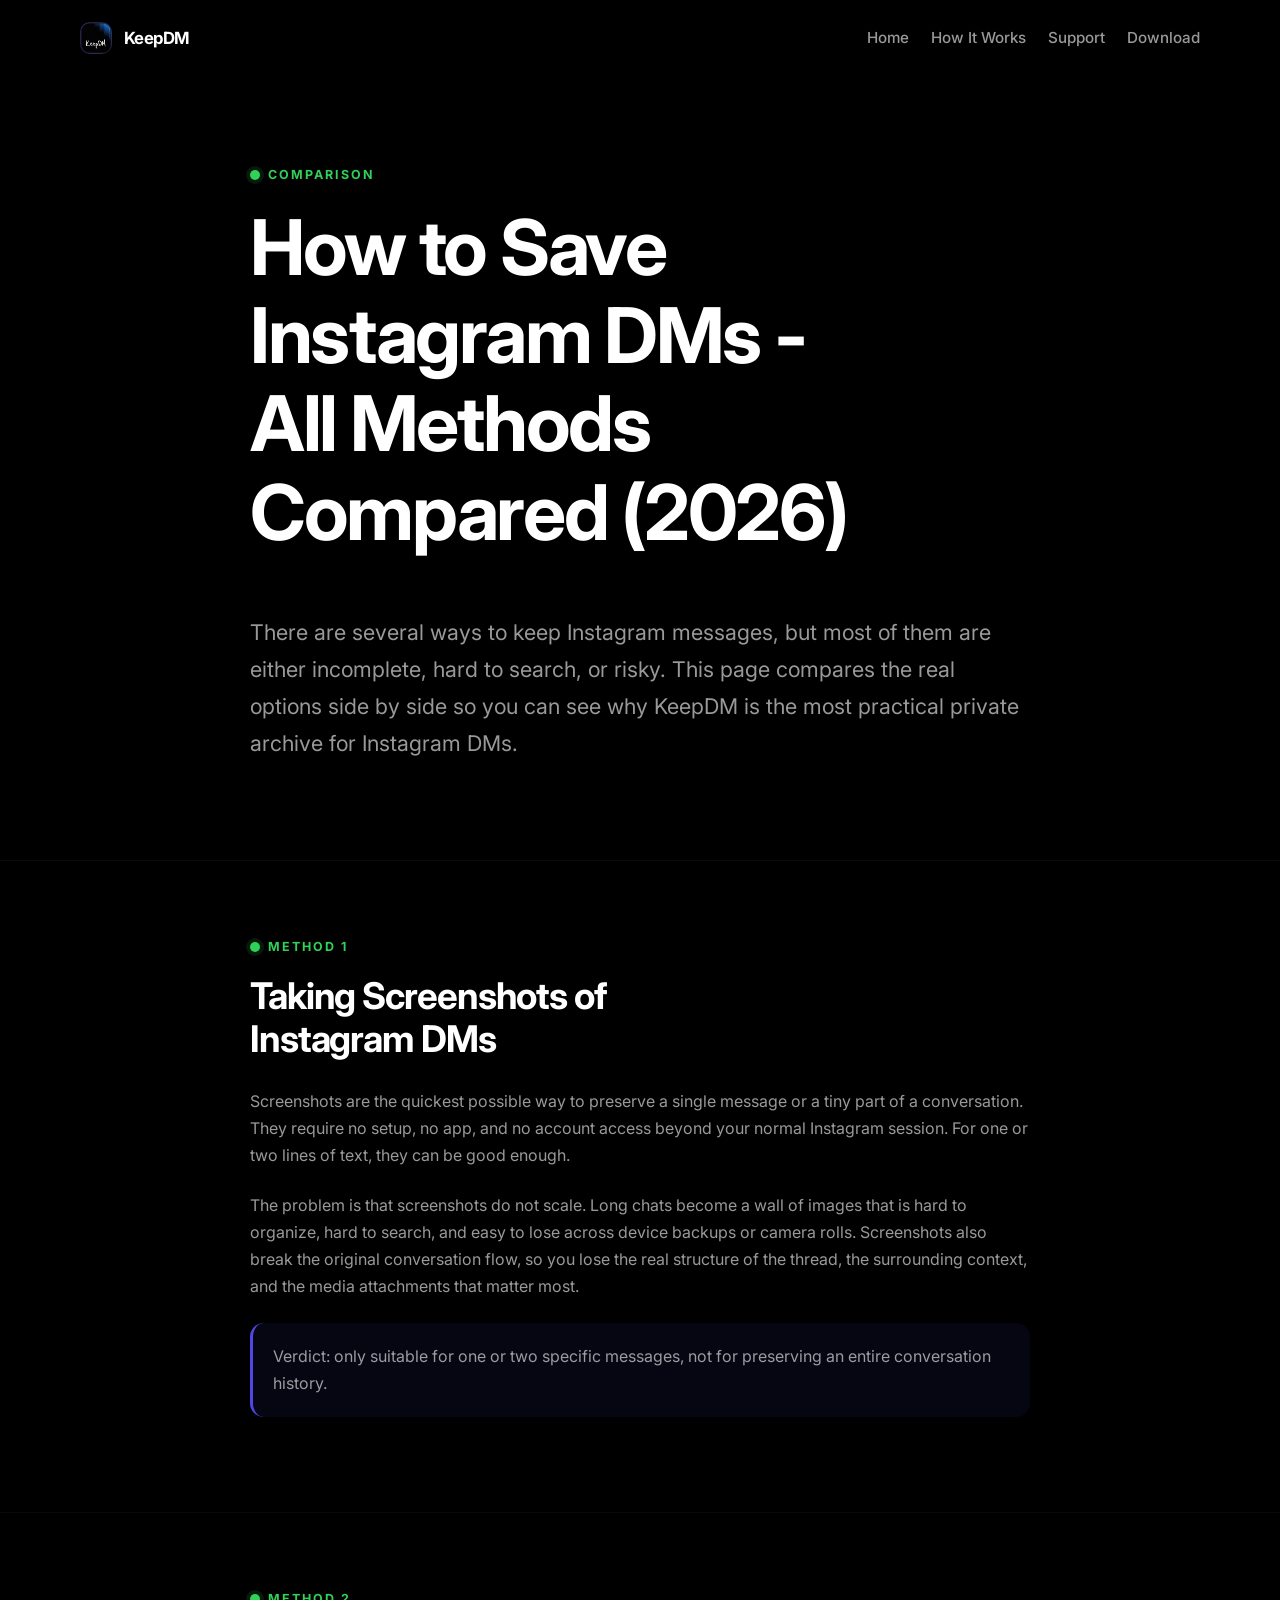
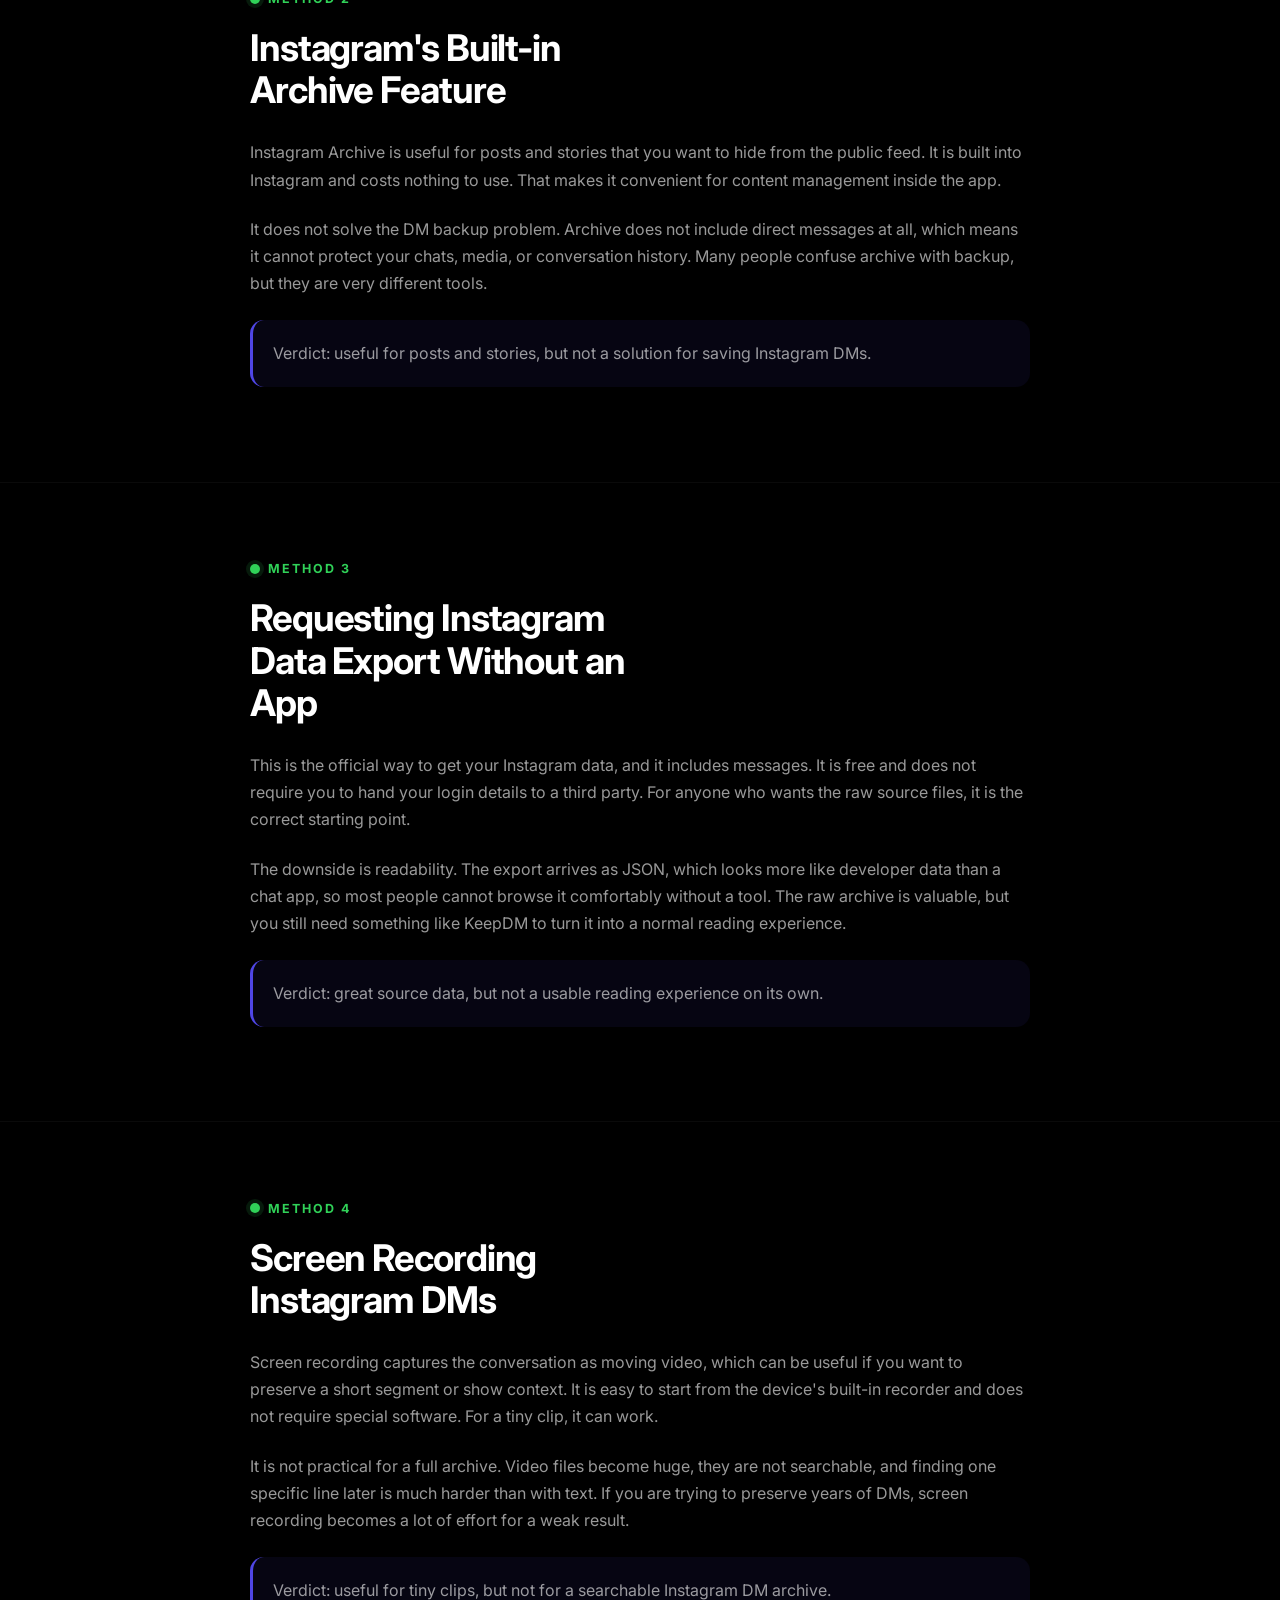
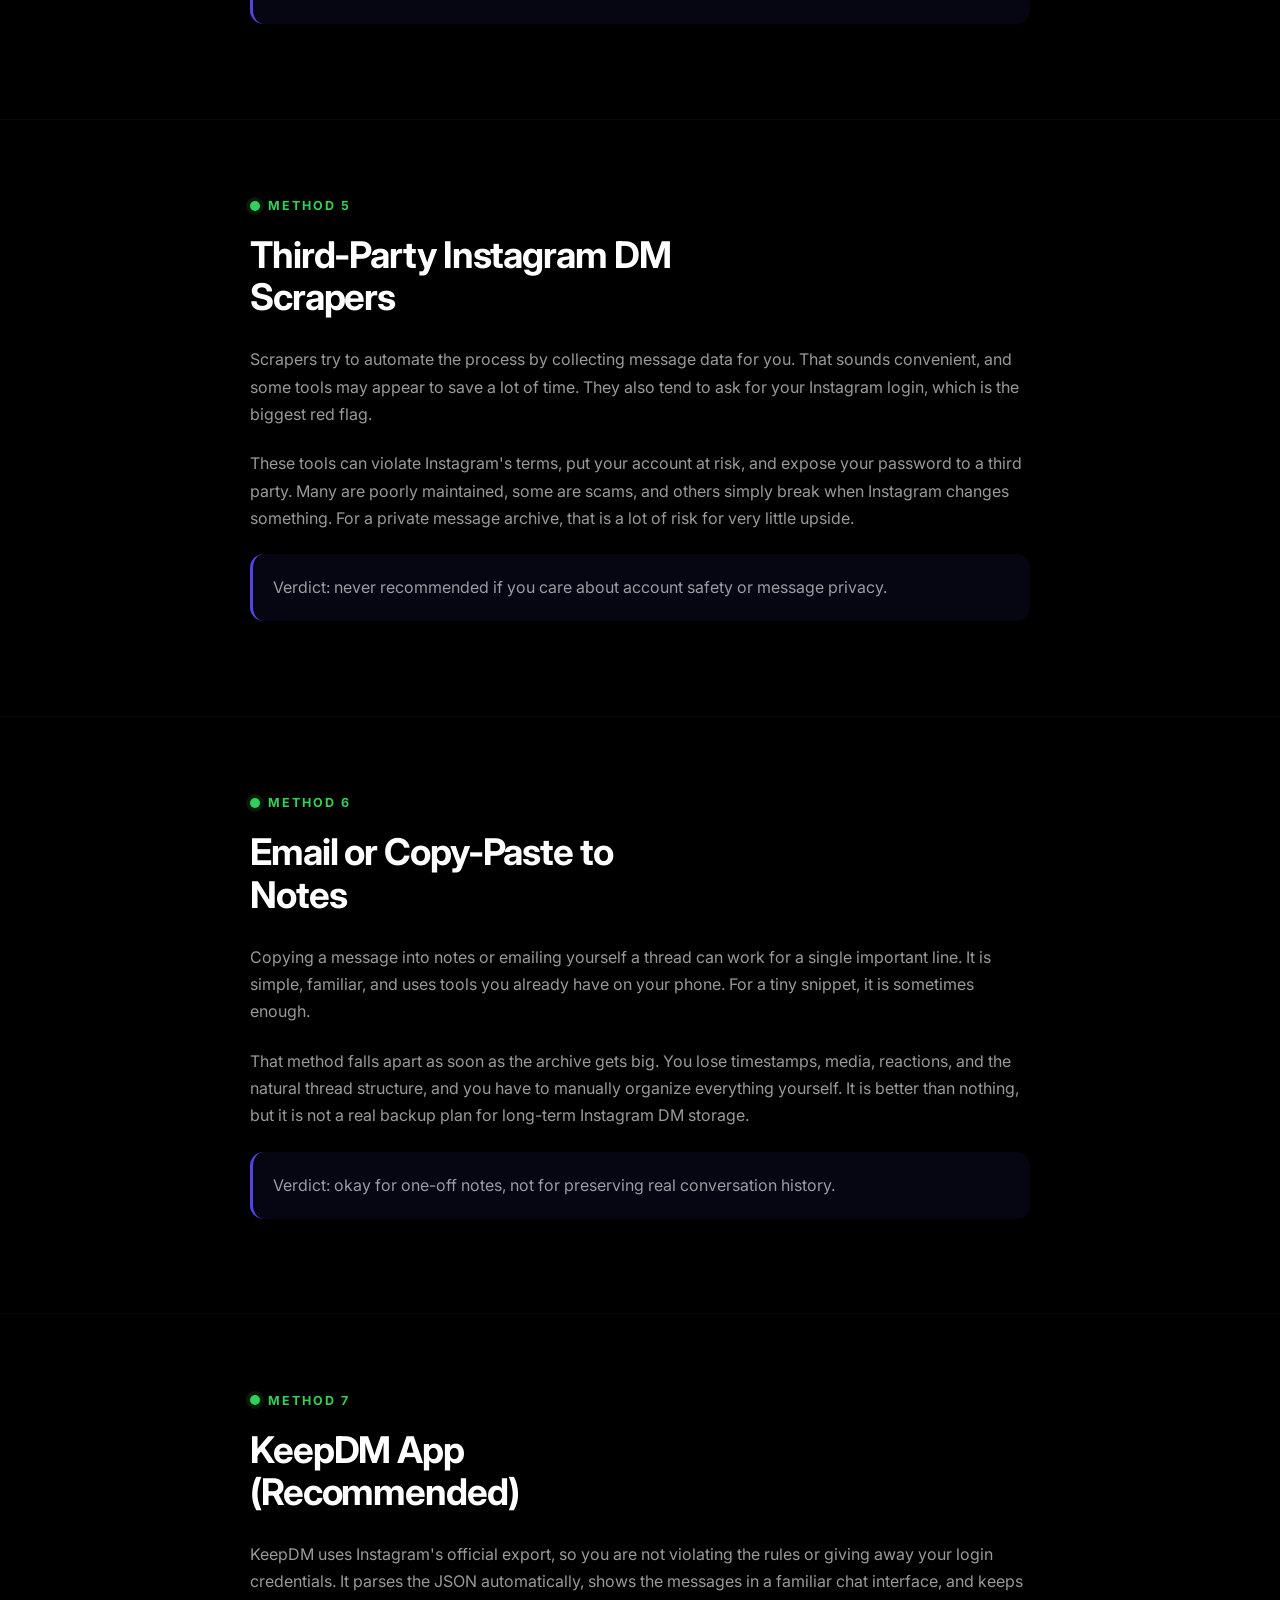
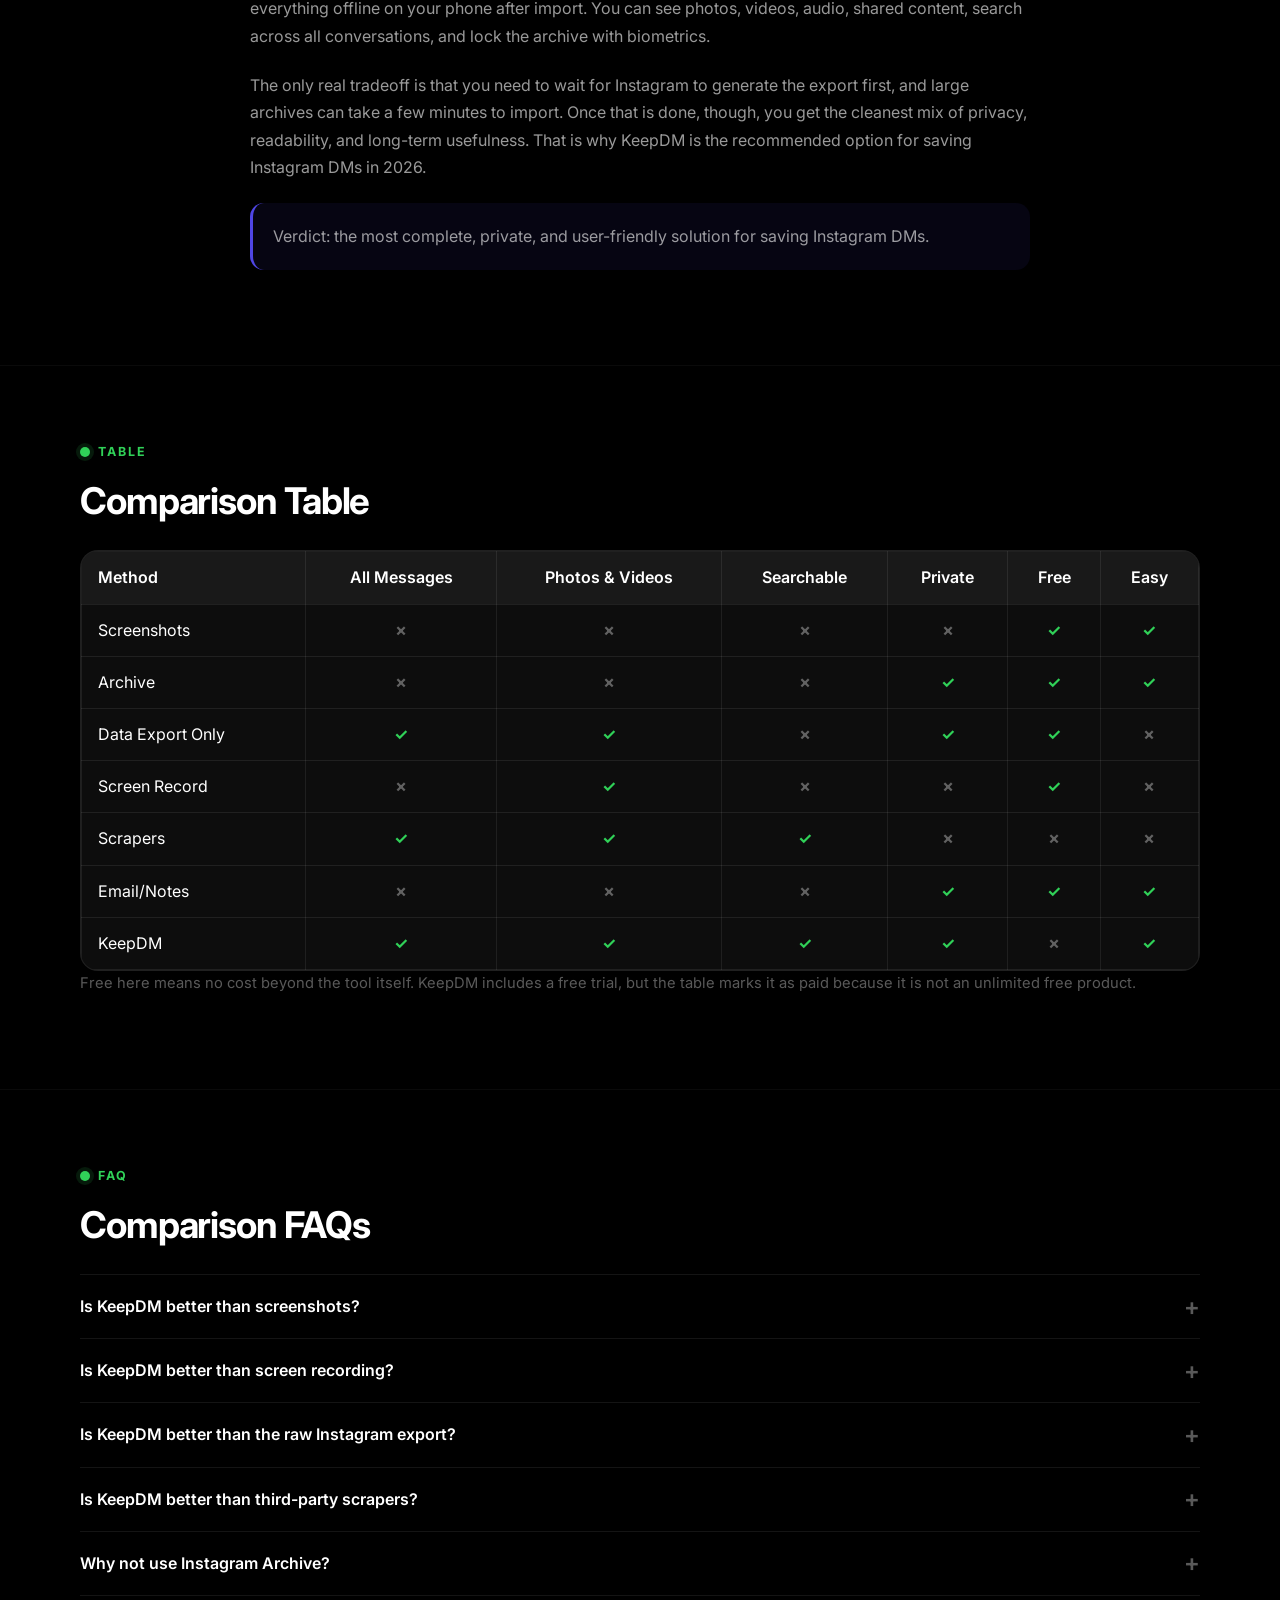
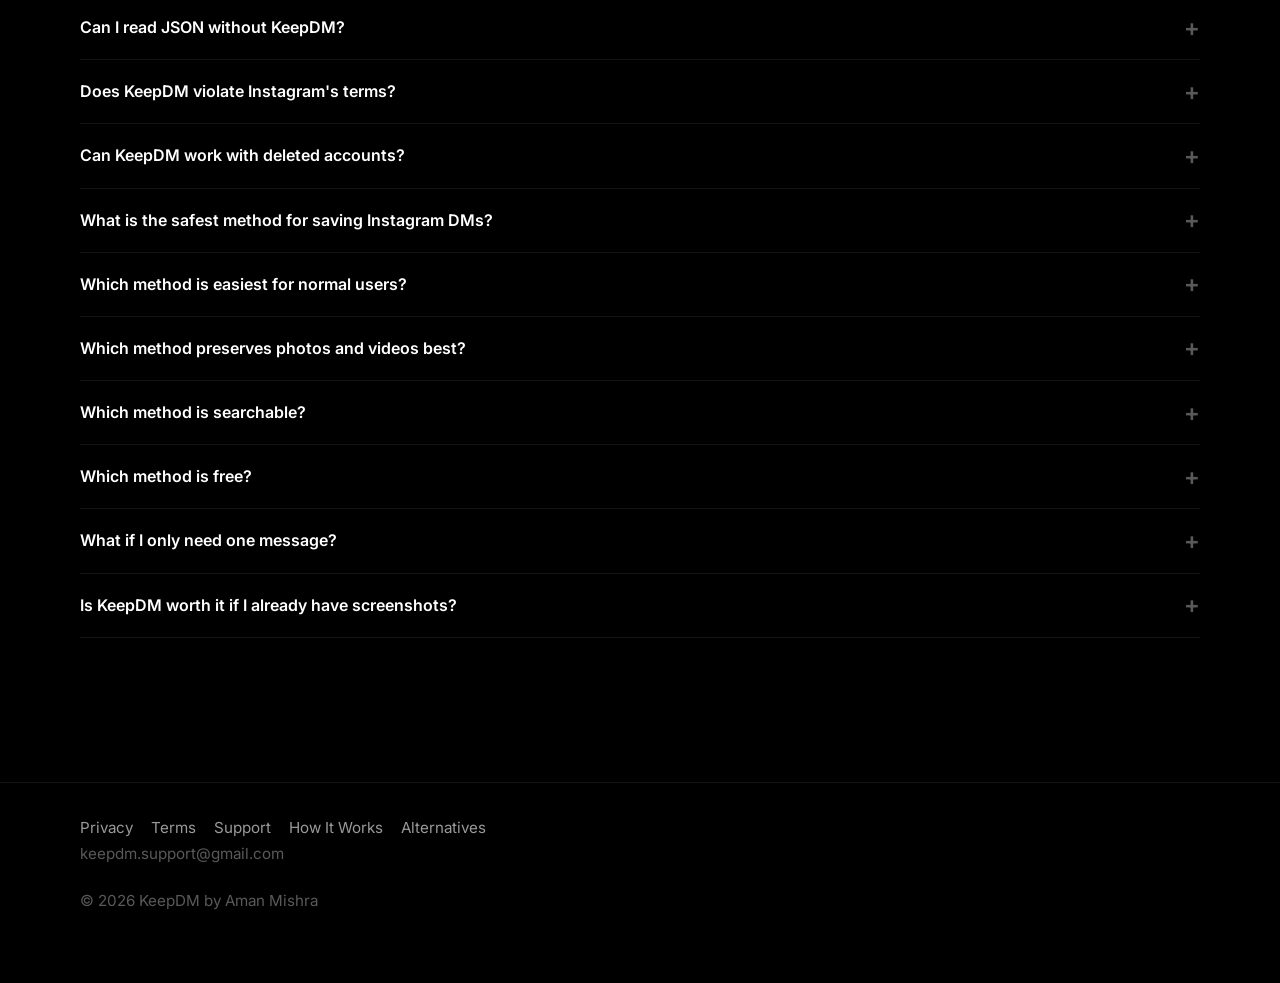
<file: alternatives/index.html>
﻿<!DOCTYPE html>
<html lang="en">
<head>
  <meta charset="UTF-8">
  <meta name="viewport" content="width=device-width, initial-scale=1.0">
  <title>Best Ways to Save Instagram DMs in 2026 | KeepDM vs Alternatives</title>
  <meta name="description" content="Compare all methods for saving Instagram direct messages. Screenshots, data export, third-party apps - which is best? See why KeepDM is the most private and complete solution.">
  <meta name="author" content="Aman Mishra">
  <meta name="application-name" content="KeepDM">
  <meta name="theme-color" content="#000000">
  <meta name="robots" content="index,follow">
  <link rel="canonical" href="https://keepdm.github.io/alternatives/">
  <meta property="og:title" content="Best Ways to Save Instagram DMs in 2026 | KeepDM vs Alternatives">
  <meta property="og:description" content="Compare all methods for saving Instagram direct messages. Screenshots, data export, third-party apps - which is best? See why KeepDM is the most private and complete solution.">
  <meta property="og:type" content="website">
  <meta property="og:url" content="https://keepdm.github.io/alternatives/">
  <meta name="twitter:card" content="summary">
  <meta name="twitter:title" content="Best Ways to Save Instagram DMs in 2026 | KeepDM vs Alternatives">
  <meta name="twitter:description" content="Compare all methods for saving Instagram direct messages. Screenshots, data export, third-party apps - which is best? See why KeepDM is the most private and complete solution.">
  <link rel="preconnect" href="https://fonts.googleapis.com">
  <link rel="preconnect" href="https://fonts.gstatic.com" crossorigin>
  <link href="https://fonts.googleapis.com/css2?family=Inter:wght@400;500;600;700;800&display=swap" rel="stylesheet">
  <link rel="icon" href="../favicon.ico" type="image/x-icon">
  <link rel="stylesheet" href="../css/style.css">
  <script src="../js/main.js" defer></script>
  <script type="application/ld+json">
  {
    "@context": "https://schema.org",
    "@type": "MobileApplication",
    "name": "KeepDM",
    "url": "https://keepdm.github.io/alternatives/",
    "description": "KeepDM lets you save, backup, and privately store your Instagram DMs offline on your phone. Import your Instagram data export and view all your messages and media in a clean, secure app.",
    "applicationCategory": "UtilitiesApplication",
    "operatingSystem": "iOS, Android",
    "offers": {
      "@type": "Offer",
      "price": "0",
      "priceCurrency": "USD",
    "description": "Free 7-day trial, then $2.99/year or $6.99 lifetime"
    },
    "author": {
      "@type": "Person",
      "name": "Aman Mishra"
    },
    "featureList": [
      "Import Instagram DM backup ZIP",
      "View all Instagram messages offline",
      "Encrypted local storage",
      "Biometric app lock",
      "Search across all conversations",
      "Save favorite messages",
      "View shared photos and videos",
      "No account required",
      "No internet required after import",
      "Works on iOS and Android"
    ],
    "softwareVersion": "1.0",
    "datePublished": "2026-05-01"
  }
  </script>
  <script type="application/ld+json">
  {
    "@context": "https://schema.org",
    "@type": "BreadcrumbList",
    "itemListElement": [
      {
        "@type": "ListItem",
        "position": 1,
        "name": "Home",
        "item": "https://keepdm.github.io/"
      },
      {
        "@type": "ListItem",
        "position": 2,
        "name": "Alternatives",
        "item": "https://keepdm.github.io/alternatives/"
      }
    ]
  }
  </script>
</head>
<body>
  <header class="site-header" data-site-header>
    <div class="container header-inner">
      <a class="brand" href="../">
        <span class="brand-mark">
      <img src="../favicon.ico" alt="KeepDM logo" width="32" height="32">
        </span>
        <span>KeepDM</span>
      </a>
      <nav class="site-nav" aria-label="Primary">
        <a href="../">Home</a>
        <a href="../how-it-works/">How It Works</a>
        <a href="../support/">Support</a>
        <a href="../#download">Download</a>
      </nav>
    </div>
  </header>

  <main data-faq-schema>
    <section class="hero">
      <div class="container prose">
        <span class="eyebrow">Comparison</span>
        <h1>How to Save Instagram DMs - All Methods Compared (2026)</h1>
        <p class="hero-subtitle">There are several ways to keep Instagram messages, but most of them are either incomplete, hard to search, or risky. This page compares the real options side by side so you can see why KeepDM is the most practical private archive for Instagram DMs.</p>
      </div>
    </section>

    <section class="section">
      <div class="container prose">
        <p class="eyebrow">Method 1</p>
        <h2 class="section-heading">Taking Screenshots of Instagram DMs</h2>
        <p>Screenshots are the quickest possible way to preserve a single message or a tiny part of a conversation. They require no setup, no app, and no account access beyond your normal Instagram session. For one or two lines of text, they can be good enough.</p>
        <p>The problem is that screenshots do not scale. Long chats become a wall of images that is hard to organize, hard to search, and easy to lose across device backups or camera rolls. Screenshots also break the original conversation flow, so you lose the real structure of the thread, the surrounding context, and the media attachments that matter most.</p>
        <p class="callout">Verdict: only suitable for one or two specific messages, not for preserving an entire conversation history.</p>
      </div>
    </section>

    <section class="section">
      <div class="container prose">
        <p class="eyebrow">Method 2</p>
        <h2 class="section-heading">Instagram's Built-in Archive Feature</h2>
        <p>Instagram Archive is useful for posts and stories that you want to hide from the public feed. It is built into Instagram and costs nothing to use. That makes it convenient for content management inside the app.</p>
        <p>It does not solve the DM backup problem. Archive does not include direct messages at all, which means it cannot protect your chats, media, or conversation history. Many people confuse archive with backup, but they are very different tools.</p>
        <p class="callout">Verdict: useful for posts and stories, but not a solution for saving Instagram DMs.</p>
      </div>
    </section>

    <section class="section">
      <div class="container prose">
        <p class="eyebrow">Method 3</p>
        <h2 class="section-heading">Requesting Instagram Data Export Without an App</h2>
        <p>This is the official way to get your Instagram data, and it includes messages. It is free and does not require you to hand your login details to a third party. For anyone who wants the raw source files, it is the correct starting point.</p>
        <p>The downside is readability. The export arrives as JSON, which looks more like developer data than a chat app, so most people cannot browse it comfortably without a tool. The raw archive is valuable, but you still need something like KeepDM to turn it into a normal reading experience.</p>
        <p class="callout">Verdict: great source data, but not a usable reading experience on its own.</p>
      </div>
    </section>

    <section class="section">
      <div class="container prose">
        <p class="eyebrow">Method 4</p>
        <h2 class="section-heading">Screen Recording Instagram DMs</h2>
        <p>Screen recording captures the conversation as moving video, which can be useful if you want to preserve a short segment or show context. It is easy to start from the device's built-in recorder and does not require special software. For a tiny clip, it can work.</p>
        <p>It is not practical for a full archive. Video files become huge, they are not searchable, and finding one specific line later is much harder than with text. If you are trying to preserve years of DMs, screen recording becomes a lot of effort for a weak result.</p>
        <p class="callout">Verdict: useful for tiny clips, but not for a searchable Instagram DM archive.</p>
      </div>
    </section>

    <section class="section">
      <div class="container prose">
        <p class="eyebrow">Method 5</p>
        <h2 class="section-heading">Third-Party Instagram DM Scrapers</h2>
        <p>Scrapers try to automate the process by collecting message data for you. That sounds convenient, and some tools may appear to save a lot of time. They also tend to ask for your Instagram login, which is the biggest red flag.</p>
        <p>These tools can violate Instagram's terms, put your account at risk, and expose your password to a third party. Many are poorly maintained, some are scams, and others simply break when Instagram changes something. For a private message archive, that is a lot of risk for very little upside.</p>
        <p class="callout">Verdict: never recommended if you care about account safety or message privacy.</p>
      </div>
    </section>

    <section class="section">
      <div class="container prose">
        <p class="eyebrow">Method 6</p>
        <h2 class="section-heading">Email or Copy-Paste to Notes</h2>
        <p>Copying a message into notes or emailing yourself a thread can work for a single important line. It is simple, familiar, and uses tools you already have on your phone. For a tiny snippet, it is sometimes enough.</p>
        <p>That method falls apart as soon as the archive gets big. You lose timestamps, media, reactions, and the natural thread structure, and you have to manually organize everything yourself. It is better than nothing, but it is not a real backup plan for long-term Instagram DM storage.</p>
        <p class="callout">Verdict: okay for one-off notes, not for preserving real conversation history.</p>
      </div>
    </section>

    <section class="section">
      <div class="container prose">
        <p class="eyebrow">Method 7</p>
        <h2 class="section-heading">KeepDM App (Recommended)</h2>
        <p>KeepDM uses Instagram's official export, so you are not violating the rules or giving away your login credentials. It parses the JSON automatically, shows the messages in a familiar chat interface, and keeps everything offline on your phone after import. You can see photos, videos, audio, shared content, search across all conversations, and lock the archive with biometrics.</p>
        <p>The only real tradeoff is that you need to wait for Instagram to generate the export first, and large archives can take a few minutes to import. Once that is done, though, you get the cleanest mix of privacy, readability, and long-term usefulness. That is why KeepDM is the recommended option for saving Instagram DMs in 2026.</p>
        <p class="callout">Verdict: the most complete, private, and user-friendly solution for saving Instagram DMs.</p>
      </div>
    </section>

    <section class="section">
      <div class="container">
        <p class="eyebrow">Table</p>
        <h2 class="section-heading">Comparison Table</h2>
        <div class="table-wrap">
          <table class="comparison-table">
            <thead>
              <tr>
                <th>Method</th>
                <th>All Messages</th>
                <th>Photos & Videos</th>
                <th>Searchable</th>
                <th>Private</th>
                <th>Free</th>
                <th>Easy</th>
              </tr>
            </thead>
            <tbody>
              <tr>
                <td>Screenshots</td>
                <td><span class="cross">&#10007;</span></td>
                <td><span class="cross">&#10007;</span></td>
                <td><span class="cross">&#10007;</span></td>
                <td><span class="cross">&#10007;</span></td>
                <td><span class="check">&#10003;</span></td>
                <td><span class="check">&#10003;</span></td>
              </tr>
              <tr>
                <td>Archive</td>
                <td><span class="cross">&#10007;</span></td>
                <td><span class="cross">&#10007;</span></td>
                <td><span class="cross">&#10007;</span></td>
                <td><span class="check">&#10003;</span></td>
                <td><span class="check">&#10003;</span></td>
                <td><span class="check">&#10003;</span></td>
              </tr>
              <tr>
                <td>Data Export Only</td>
                <td><span class="check">&#10003;</span></td>
                <td><span class="check">&#10003;</span></td>
                <td><span class="cross">&#10007;</span></td>
                <td><span class="check">&#10003;</span></td>
                <td><span class="check">&#10003;</span></td>
                <td><span class="cross">&#10007;</span></td>
              </tr>
              <tr>
                <td>Screen Record</td>
                <td><span class="cross">&#10007;</span></td>
                <td><span class="check">&#10003;</span></td>
                <td><span class="cross">&#10007;</span></td>
                <td><span class="cross">&#10007;</span></td>
                <td><span class="check">&#10003;</span></td>
                <td><span class="cross">&#10007;</span></td>
              </tr>
              <tr>
                <td>Scrapers</td>
                <td><span class="check">&#10003;</span></td>
                <td><span class="check">&#10003;</span></td>
                <td><span class="check">&#10003;</span></td>
                <td><span class="cross">&#10007;</span></td>
                <td><span class="cross">&#10007;</span></td>
                <td><span class="cross">&#10007;</span></td>
              </tr>
              <tr>
                <td>Email/Notes</td>
                <td><span class="cross">&#10007;</span></td>
                <td><span class="cross">&#10007;</span></td>
                <td><span class="cross">&#10007;</span></td>
                <td><span class="check">&#10003;</span></td>
                <td><span class="check">&#10003;</span></td>
                <td><span class="check">&#10003;</span></td>
              </tr>
              <tr>
                <td>KeepDM</td>
                <td><span class="check">&#10003;</span></td>
                <td><span class="check">&#10003;</span></td>
                <td><span class="check">&#10003;</span></td>
                <td><span class="check">&#10003;</span></td>
                <td><span class="cross">&#10007;</span></td>
                <td><span class="check">&#10003;</span></td>
              </tr>
            </tbody>
          </table>
        </div>
        <p class="small muted">Free here means no cost beyond the tool itself. KeepDM includes a free trial, but the table marks it as paid because it is not an unlimited free product.</p>
      </div>
    </section>

    <section class="section" id="faq" data-faq-schema>
      <div class="container">
        <p class="eyebrow">FAQ</p>
        <h2 class="section-heading">Comparison FAQs</h2>
        <div class="faq-list">
          <details>
            <summary>Is KeepDM better than screenshots?</summary>
            <div class="faq-answer">
              <p>Yes, if you want a real archive instead of a folder full of images. Screenshots are okay for a tiny snippet, but they are hard to search and they lose the thread structure. KeepDM keeps the conversation readable, searchable, and much easier to manage.</p>
            </div>
          </details>
          <details>
            <summary>Is KeepDM better than screen recording?</summary>
            <div class="faq-answer">
              <p>Yes, because recorded video is bulky and not searchable. Screen recordings are fine for showing a quick moment, but they are not a serious long-term message archive. KeepDM gives you text, media, and search in a cleaner package.</p>
            </div>
          </details>
          <details>
            <summary>Is KeepDM better than the raw Instagram export?</summary>
            <div class="faq-answer">
              <p>Yes, because the raw export is the source data, not the reading experience. JSON files are correct but awkward for most people to use directly. KeepDM turns that raw export into a human-readable archive on your phone.</p>
            </div>
          </details>
          <details>
            <summary>Is KeepDM better than third-party scrapers?</summary>
            <div class="faq-answer">
              <p>Yes, because KeepDM uses the official export instead of your Instagram password. Scrapers can put your account at risk and often break when the platform changes. KeepDM is the safer and more durable path.</p>
            </div>
          </details>
          <details>
            <summary>Why not use Instagram Archive?</summary>
            <div class="faq-answer">
              <p>Because Archive is for posts and stories, not direct messages. It does not create a DM backup at all. If the goal is saving conversations, Archive is the wrong tool.</p>
            </div>
          </details>
          <details>
            <summary>Can I read JSON without KeepDM?</summary>
            <div class="faq-answer">
              <p>Yes, but only if you are comfortable inspecting machine-readable JSON. Most people do not want to manually hunt through raw nested data. KeepDM removes that technical friction.</p>
            </div>
          </details>
          <details>
            <summary>Does KeepDM violate Instagram's terms?</summary>
            <div class="faq-answer">
              <p>KeepDM is built around Instagram's official data export, which is the safest way to work with your own data. It does not ask for your password or scrape the app in the background. That makes it very different from a scraper or automation tool.</p>
            </div>
          </details>
          <details>
            <summary>Can KeepDM work with deleted accounts?</summary>
            <div class="faq-answer">
              <p>KeepDM can preserve conversations that were already included in your export before the account disappeared. It cannot create data that Instagram never returned in the ZIP. The earlier you export, the better your odds of keeping those threads.</p>
            </div>
          </details>
          <details>
            <summary>What is the safest method for saving Instagram DMs?</summary>
            <div class="faq-answer">
              <p>The safest method is the official Instagram export plus a local app that does not upload your archive. That keeps your credentials out of third-party hands and avoids scraping risks. KeepDM follows that pattern by reading the export on-device.</p>
            </div>
          </details>
          <details>
            <summary>Which method is easiest for normal users?</summary>
            <div class="faq-answer">
              <p>Screenshots are easiest for one message, but not for a whole archive. For a complete conversation history, KeepDM is easier than opening raw JSON files or building a manual notes system. It gives you a usable interface without technical setup.</p>
            </div>
          </details>
          <details>
            <summary>Which method preserves photos and videos best?</summary>
            <div class="faq-answer">
              <p>KeepDM and the raw export are the strongest options because they can carry the media files that Instagram included. Screenshots and notes usually lose that media context or make it messy to organize. If the attachments matter, use the export and KeepDM together.</p>
            </div>
          </details>
          <details>
            <summary>Which method is searchable?</summary>
            <div class="faq-answer">
              <p>KeepDM is the clearest searchable option on this page. The raw export is technically searchable if you know how to parse JSON, but that is not convenient for most people. Screenshots, notes, and screen recordings are not good search tools for large archives.</p>
            </div>
          </details>
          <details>
            <summary>Which method is free?</summary>
            <div class="faq-answer">
              <p>Most of the basic alternatives are free in a narrow sense, but they sacrifice usability. KeepDM includes a free trial, then becomes paid, which is how it funds the app while keeping the archive local and private. If you want a no-cost one-off, screenshots or the raw export are free but less useful.</p>
            </div>
          </details>
          <details>
            <summary>What if I only need one message?</summary>
            <div class="faq-answer">
              <p>For one message, a screenshot or a quick copy-paste can be enough. You do not need a full archive tool if you only want to preserve a single line. KeepDM becomes more valuable when you want the whole thread and future search.</p>
            </div>
          </details>
          <details>
            <summary>Is KeepDM worth it if I already have screenshots?</summary>
            <div class="faq-answer">
              <p>Yes, if you want your old conversations to be searchable, organized, and easier to revisit. Screenshots are fine as a quick capture, but they do not scale to real message histories. KeepDM gives you the archive behavior screenshots cannot provide.</p>
            </div>
          </details>
        </div>
      </div>
    </section>
  </main>

  <footer class="site-footer">
    <div class="container footer-inner">
      <div>
        <div class="footer-links">
          <a href="../privacy/">Privacy</a>
          <a href="../terms/">Terms</a>
          <a href="../support/">Support</a>
          <a href="../how-it-works/">How It Works</a>
          <a href="./">Alternatives</a>
        </div>
        <p class="footer-meta">keepdm.support@gmail.com</p>
        <p class="footer-meta">&copy; 2026 KeepDM by Aman Mishra</p>
      </div>
    </div>
  </footer>
</body>
</html>
</file>
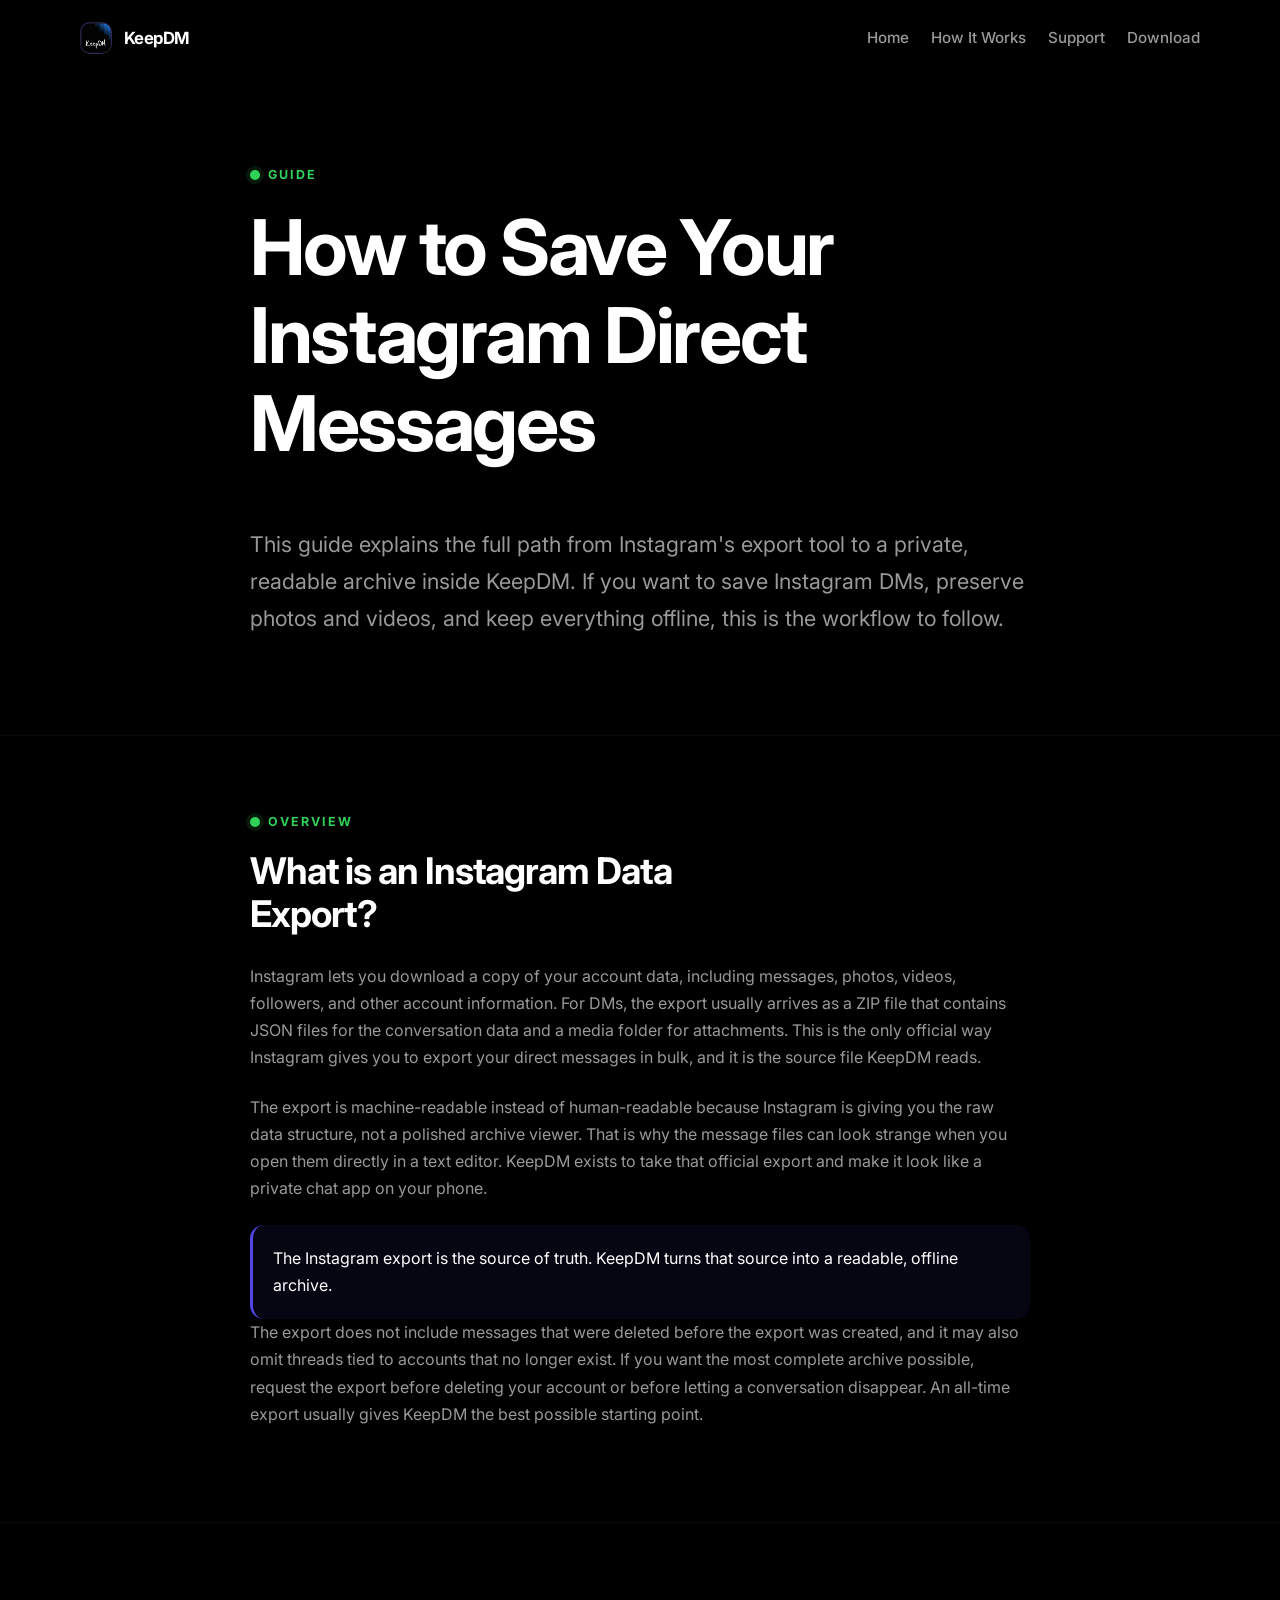
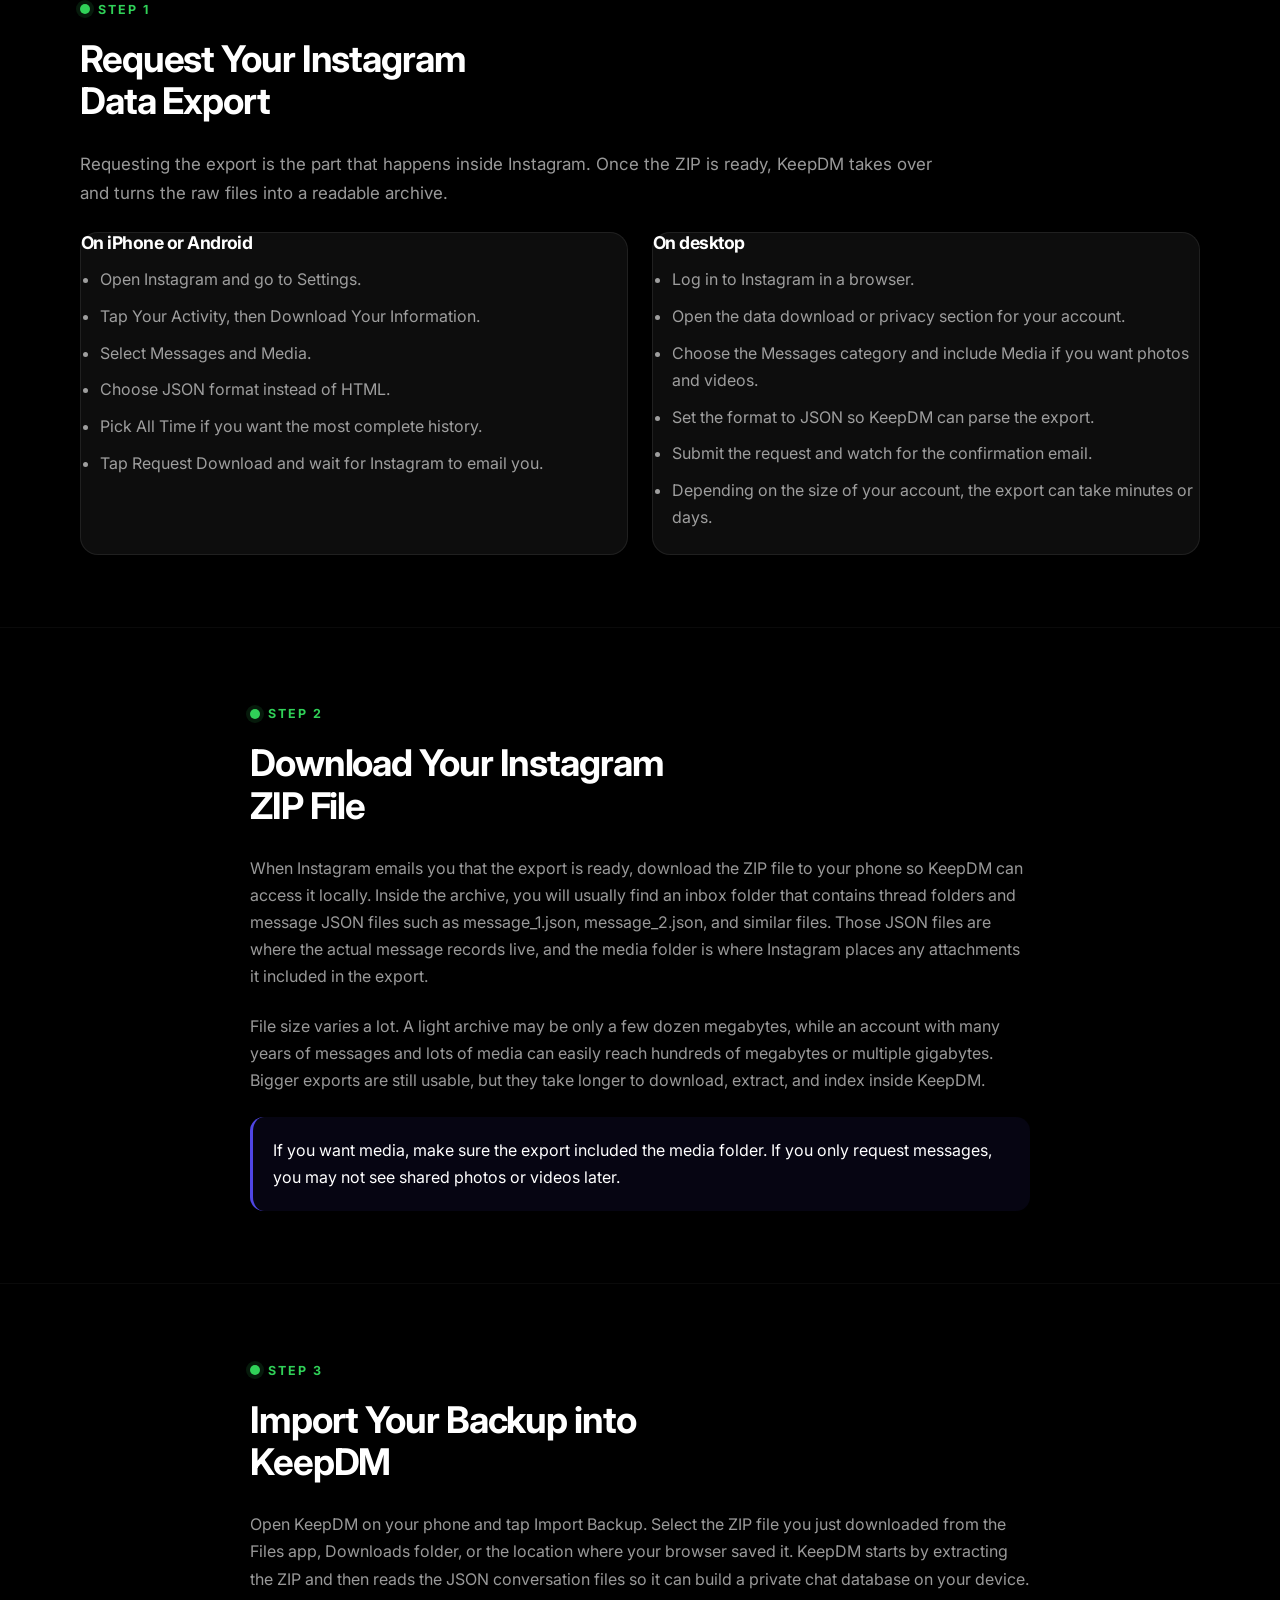
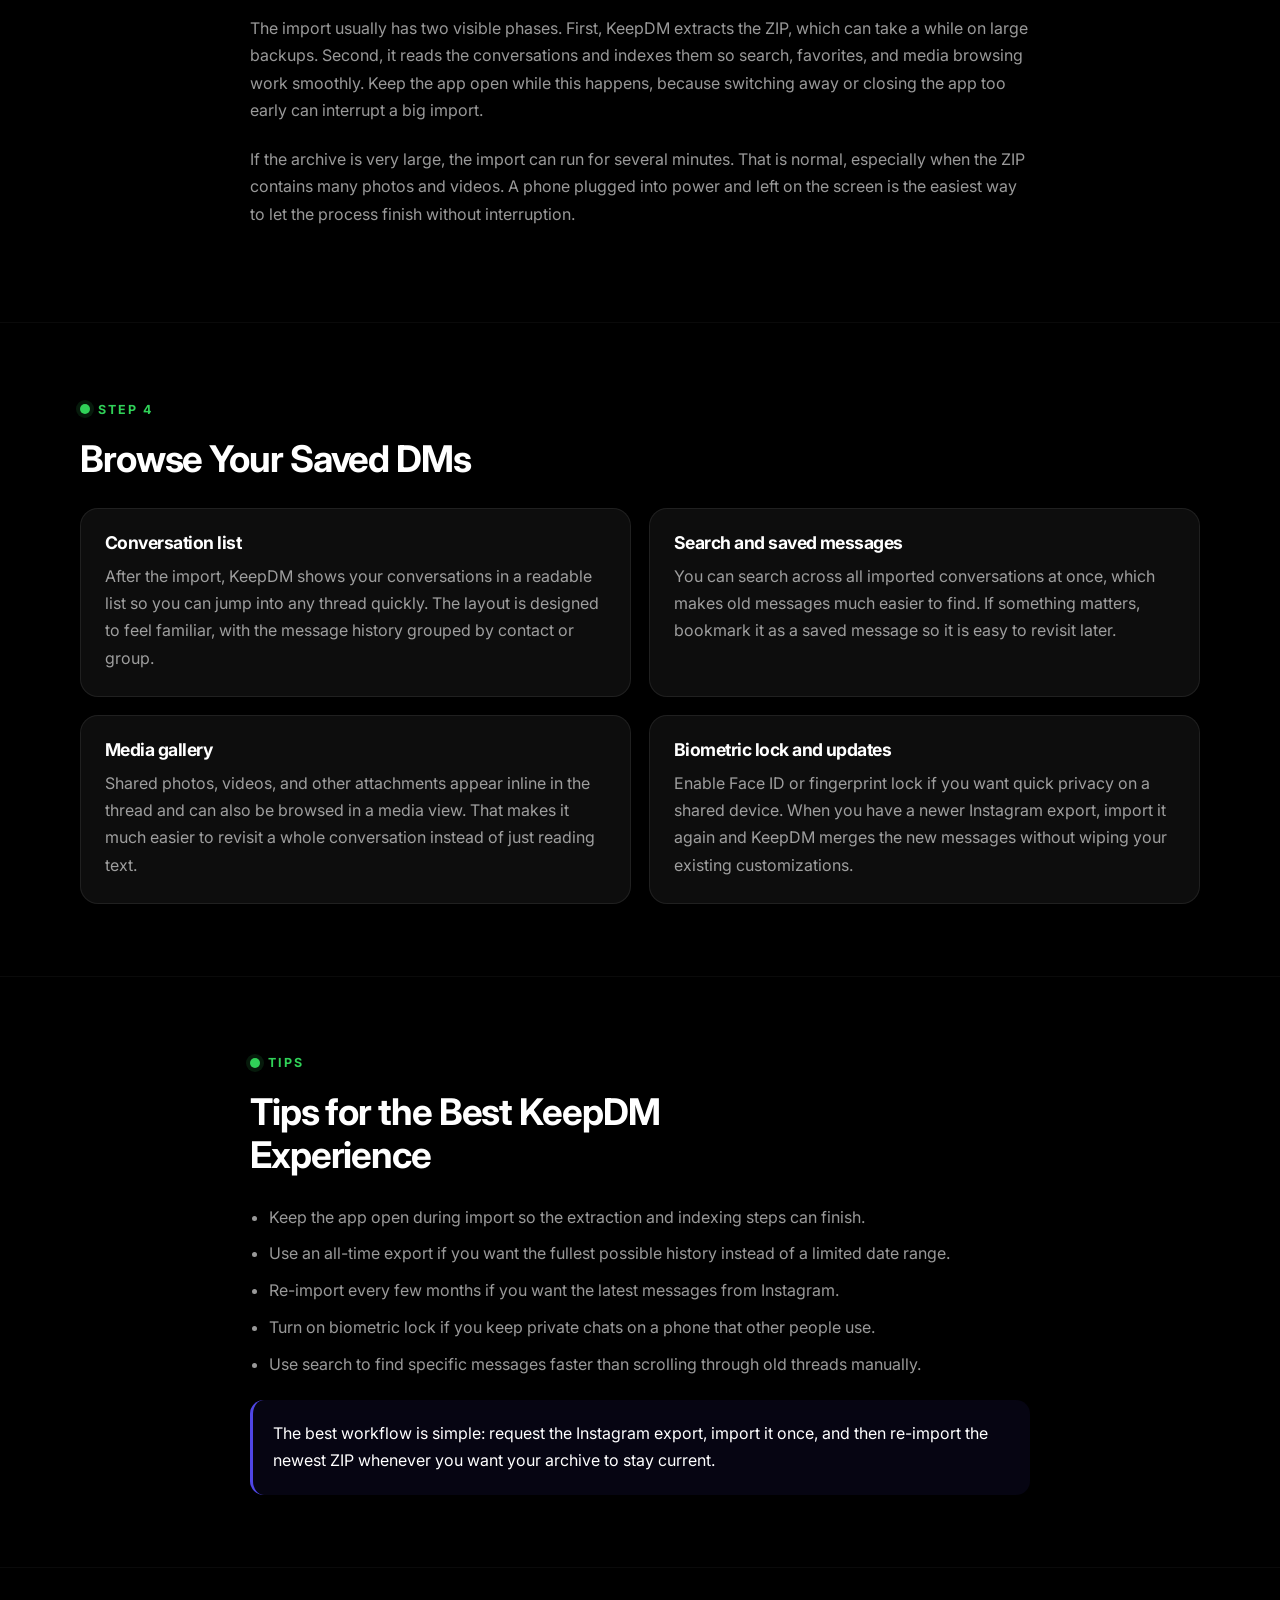
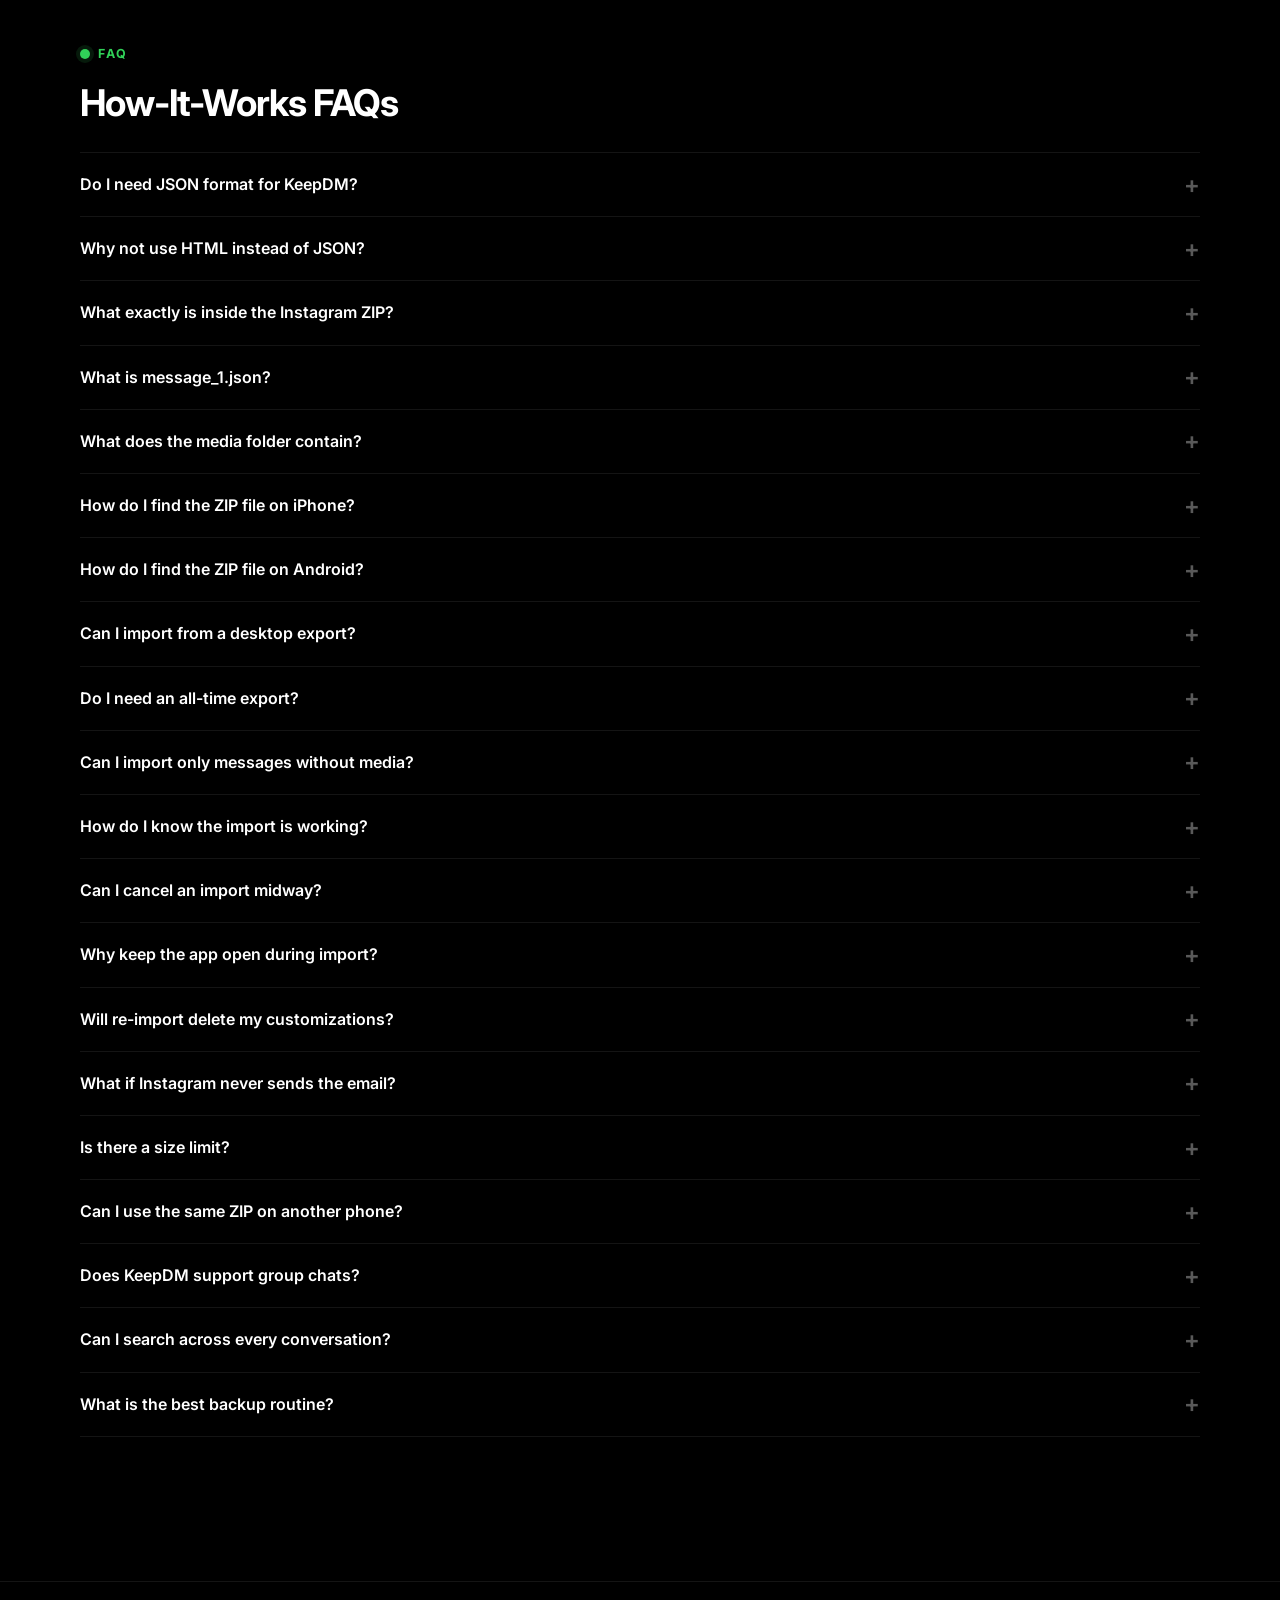
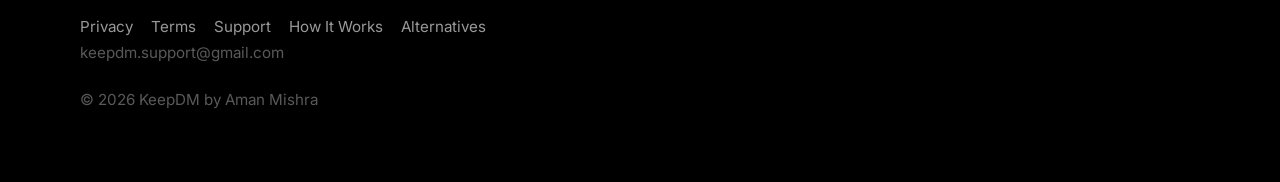
<file: how-it-works/index.html>
<!DOCTYPE html>
<html lang="en">
<head>
  <meta charset="UTF-8">
  <meta name="viewport" content="width=device-width, initial-scale=1.0">
  <title>How to Save Instagram DMs - Step by Step Guide | KeepDM</title>
  <meta name="description" content="Complete guide to saving your Instagram direct messages using KeepDM. Export your Instagram data, import into KeepDM, and keep your DMs forever - privately and offline.">
  <meta name="author" content="Aman Mishra">
  <meta name="application-name" content="KeepDM">
  <meta name="theme-color" content="#000000">
  <meta name="robots" content="index,follow">
  <link rel="canonical" href="https://keepdm.github.io/how-it-works/">
  <meta property="og:title" content="How to Save Instagram DMs - Step by Step Guide | KeepDM">
  <meta property="og:description" content="Complete guide to saving your Instagram direct messages using KeepDM. Export your Instagram data, import into KeepDM, and keep your DMs forever - privately and offline.">
  <meta property="og:type" content="website">
  <meta property="og:url" content="https://keepdm.github.io/how-it-works/">
  <meta name="twitter:card" content="summary">
  <meta name="twitter:title" content="How to Save Instagram DMs - Step by Step Guide | KeepDM">
  <meta name="twitter:description" content="Complete guide to saving your Instagram direct messages using KeepDM. Export your Instagram data, import into KeepDM, and keep your DMs forever - privately and offline.">
  <link rel="preconnect" href="https://fonts.googleapis.com">
  <link rel="preconnect" href="https://fonts.gstatic.com" crossorigin>
  <link href="https://fonts.googleapis.com/css2?family=Inter:wght@400;500;600;700;800&display=swap" rel="stylesheet">
  <link rel="icon" href="../favicon.ico" type="image/x-icon">
  <link rel="stylesheet" href="../css/style.css">
  <script src="../js/main.js" defer></script>
  <script type="application/ld+json">
  [
    {
      "@context": "https://schema.org",
      "@type": "MobileApplication",
      "name": "KeepDM",
      "url": "https://keepdm.github.io/how-it-works/",
      "description": "KeepDM lets you save, backup, and privately store your Instagram DMs offline on your phone. Import your Instagram data export and view all your messages and media in a clean, secure app.",
      "applicationCategory": "UtilitiesApplication",
      "operatingSystem": "iOS, Android",
      "offers": {
        "@type": "Offer",
        "price": "0",
        "priceCurrency": "USD",
    "description": "Free 7-day trial, then $2.99/year or $6.99 lifetime"
      },
      "author": {
        "@type": "Person",
        "name": "Aman Mishra"
      },
      "featureList": [
        "Import Instagram DM backup ZIP",
        "View all Instagram messages offline",
        "Encrypted local storage",
        "Biometric app lock",
        "Search across all conversations",
        "Save favorite messages",
        "View shared photos and videos",
        "No account required",
        "No internet required after import",
        "Works on iOS and Android"
      ],
      "softwareVersion": "1.0",
      "datePublished": "2026-05-01"
    },
    {
      "@context": "https://schema.org",
      "@type": "HowTo",
      "name": "How to Save Instagram Direct Messages with KeepDM",
      "description": "Step by step guide for requesting an Instagram data export, downloading the ZIP, and importing it into KeepDM to read messages offline.",
      "step": [
        {
          "@type": "HowToStep",
          "name": "Request your Instagram data export",
          "text": "Open Instagram, go to Settings, then Your Activity, then Download Your Information. Choose Messages and Media in JSON format and request the export."
        },
        {
          "@type": "HowToStep",
          "name": "Download the ZIP file",
          "text": "When Instagram emails the archive, download the ZIP file to your phone and keep it accessible in Files or Downloads."
        },
        {
          "@type": "HowToStep",
          "name": "Open KeepDM and import",
          "text": "Open KeepDM, tap Import Backup, and select the ZIP file from your device storage."
        },
        {
          "@type": "HowToStep",
          "name": "Wait for processing",
          "text": "KeepDM extracts the archive, reads the JSON files, and indexes the conversations. Keep the app open while the import finishes."
        },
        {
          "@type": "HowToStep",
          "name": "Browse your saved DMs",
          "text": "After import, your Instagram conversations appear in KeepDM and can be searched, viewed, and saved offline."
        }
      ]
    }
  ]
  </script>
  <script type="application/ld+json">
  {
    "@context": "https://schema.org",
    "@type": "BreadcrumbList",
    "itemListElement": [
      {
        "@type": "ListItem",
        "position": 1,
        "name": "Home",
        "item": "https://keepdm.github.io/"
      },
      {
        "@type": "ListItem",
        "position": 2,
        "name": "How It Works",
        "item": "https://keepdm.github.io/how-it-works/"
      }
    ]
  }
  </script>
</head>
<body>
  <header class="site-header" data-site-header>
    <div class="container header-inner">
      <a class="brand" href="../">
        <span class="brand-mark">
      <img src="../favicon.ico" alt="KeepDM logo" width="32" height="32">
        </span>
        <span>KeepDM</span>
      </a>
      <nav class="site-nav" aria-label="Primary">
        <a href="../">Home</a>
        <a href="./">How It Works</a>
        <a href="../support/">Support</a>
        <a href="../#download">Download</a>
      </nav>
    </div>
  </header>

  <main data-faq-schema>
    <section class="hero">
      <div class="container prose">
        <span class="eyebrow">Guide</span>
        <h1>How to Save Your Instagram Direct Messages</h1>
        <p class="hero-subtitle">This guide explains the full path from Instagram's export tool to a private, readable archive inside KeepDM. If you want to save Instagram DMs, preserve photos and videos, and keep everything offline, this is the workflow to follow.</p>
      </div>
    </section>

    <section class="section">
      <div class="container prose">
        <p class="eyebrow">Overview</p>
        <h2 class="section-heading">What is an Instagram Data Export?</h2>
        <p>Instagram lets you download a copy of your account data, including messages, photos, videos, followers, and other account information. For DMs, the export usually arrives as a ZIP file that contains JSON files for the conversation data and a media folder for attachments. This is the only official way Instagram gives you to export your direct messages in bulk, and it is the source file KeepDM reads.</p>
        <p>The export is machine-readable instead of human-readable because Instagram is giving you the raw data structure, not a polished archive viewer. That is why the message files can look strange when you open them directly in a text editor. KeepDM exists to take that official export and make it look like a private chat app on your phone.</p>
        <div class="callout">The Instagram export is the source of truth. KeepDM turns that source into a readable, offline archive.</div>
        <p>The export does not include messages that were deleted before the export was created, and it may also omit threads tied to accounts that no longer exist. If you want the most complete archive possible, request the export before deleting your account or before letting a conversation disappear. An all-time export usually gives KeepDM the best possible starting point.</p>
      </div>
    </section>

    <section class="section">
      <div class="container">
        <p class="eyebrow">Step 1</p>
        <h2 class="section-heading">Request Your Instagram Data Export</h2>
        <p class="section-lead lead">Requesting the export is the part that happens inside Instagram. Once the ZIP is ready, KeepDM takes over and turns the raw files into a readable archive.</p>
        <div class="split">
          <article class="card">
            <h3>On iPhone or Android</h3>
            <ul>
              <li>Open Instagram and go to Settings.</li>
              <li>Tap Your Activity, then Download Your Information.</li>
              <li>Select Messages and Media.</li>
              <li>Choose JSON format instead of HTML.</li>
              <li>Pick All Time if you want the most complete history.</li>
              <li>Tap Request Download and wait for Instagram to email you.</li>
            </ul>
          </article>
          <article class="card">
            <h3>On desktop</h3>
            <ul>
              <li>Log in to Instagram in a browser.</li>
              <li>Open the data download or privacy section for your account.</li>
              <li>Choose the Messages category and include Media if you want photos and videos.</li>
              <li>Set the format to JSON so KeepDM can parse the export.</li>
              <li>Submit the request and watch for the confirmation email.</li>
              <li>Depending on the size of your account, the export can take minutes or days.</li>
            </ul>
          </article>
        </div>
      </div>
    </section>

    <section class="section">
      <div class="container prose">
        <p class="eyebrow">Step 2</p>
        <h2 class="section-heading">Download Your Instagram ZIP File</h2>
        <p>When Instagram emails you that the export is ready, download the ZIP file to your phone so KeepDM can access it locally. Inside the archive, you will usually find an inbox folder that contains thread folders and message JSON files such as message_1.json, message_2.json, and similar files. Those JSON files are where the actual message records live, and the media folder is where Instagram places any attachments it included in the export.</p>
        <p>File size varies a lot. A light archive may be only a few dozen megabytes, while an account with many years of messages and lots of media can easily reach hundreds of megabytes or multiple gigabytes. Bigger exports are still usable, but they take longer to download, extract, and index inside KeepDM.</p>
        <div class="callout">If you want media, make sure the export included the media folder. If you only request messages, you may not see shared photos or videos later.</div>
      </div>
    </section>

    <section class="section">
      <div class="container prose">
        <p class="eyebrow">Step 3</p>
        <h2 class="section-heading">Import Your Backup into KeepDM</h2>
        <p>Open KeepDM on your phone and tap Import Backup. Select the ZIP file you just downloaded from the Files app, Downloads folder, or the location where your browser saved it. KeepDM starts by extracting the ZIP and then reads the JSON conversation files so it can build a private chat database on your device.</p>
        <p>The import usually has two visible phases. First, KeepDM extracts the ZIP, which can take a while on large backups. Second, it reads the conversations and indexes them so search, favorites, and media browsing work smoothly. Keep the app open while this happens, because switching away or closing the app too early can interrupt a big import.</p>
        <p>If the archive is very large, the import can run for several minutes. That is normal, especially when the ZIP contains many photos and videos. A phone plugged into power and left on the screen is the easiest way to let the process finish without interruption.</p>
      </div>
    </section>

    <section class="section">
      <div class="container">
        <p class="eyebrow">Step 4</p>
        <h2 class="section-heading">Browse Your Saved DMs</h2>
        <div class="columns">
          <article class="feature-card">
            <h3>Conversation list</h3>
            <p>After the import, KeepDM shows your conversations in a readable list so you can jump into any thread quickly. The layout is designed to feel familiar, with the message history grouped by contact or group.</p>
          </article>
          <article class="feature-card">
            <h3>Search and saved messages</h3>
            <p>You can search across all imported conversations at once, which makes old messages much easier to find. If something matters, bookmark it as a saved message so it is easy to revisit later.</p>
          </article>
          <article class="feature-card">
            <h3>Media gallery</h3>
            <p>Shared photos, videos, and other attachments appear inline in the thread and can also be browsed in a media view. That makes it much easier to revisit a whole conversation instead of just reading text.</p>
          </article>
          <article class="feature-card">
            <h3>Biometric lock and updates</h3>
            <p>Enable Face ID or fingerprint lock if you want quick privacy on a shared device. When you have a newer Instagram export, import it again and KeepDM merges the new messages without wiping your existing customizations.</p>
          </article>
        </div>
      </div>
    </section>

    <section class="section">
      <div class="container prose">
        <p class="eyebrow">Tips</p>
        <h2 class="section-heading">Tips for the Best KeepDM Experience</h2>
        <ul>
          <li>Keep the app open during import so the extraction and indexing steps can finish.</li>
          <li>Use an all-time export if you want the fullest possible history instead of a limited date range.</li>
          <li>Re-import every few months if you want the latest messages from Instagram.</li>
          <li>Turn on biometric lock if you keep private chats on a phone that other people use.</li>
          <li>Use search to find specific messages faster than scrolling through old threads manually.</li>
        </ul>
        <div class="callout">The best workflow is simple: request the Instagram export, import it once, and then re-import the newest ZIP whenever you want your archive to stay current.</div>
      </div>
    </section>

    <section class="section" id="faq" data-faq-schema>
      <div class="container">
        <p class="eyebrow">FAQ</p>
        <h2 class="section-heading">How-It-Works FAQs</h2>
        <div class="faq-list">
          <details>
            <summary>Do I need JSON format for KeepDM?</summary>
            <div class="faq-answer">
              <p>Yes, JSON is the format KeepDM is built to read. JSON keeps the message structure, metadata, and media references intact. HTML exports are much harder to parse accurately.</p>
            </div>
          </details>
          <details>
            <summary>Why not use HTML instead of JSON?</summary>
            <div class="faq-answer">
              <p>Instagram's HTML export is easier for humans to open, but it is less useful for software that needs clean message structure. JSON is more reliable for indexing conversations, media, and participants. KeepDM uses JSON because it gives the app the best source data.</p>
            </div>
          </details>
          <details>
            <summary>What exactly is inside the Instagram ZIP?</summary>
            <div class="faq-answer">
              <p>The ZIP usually contains an inbox or messages folder, thread folders, JSON files, and sometimes a media folder. The JSON files hold the conversation records, and the media folder stores attachments like photos or videos. The structure can vary slightly by export version, but that is the general layout.</p>
            </div>
          </details>
          <details>
            <summary>What is message_1.json?</summary>
            <div class="faq-answer">
              <p>message_1.json is one of the thread data files inside the export. Instagram splits larger conversations into multiple files, so message_2.json or later files may also appear. KeepDM reads all of those pieces together so the conversation appears as one thread.</p>
            </div>
          </details>
          <details>
            <summary>What does the media folder contain?</summary>
            <div class="faq-answer">
              <p>The media folder contains attachments such as photos, videos, and audio files when Instagram includes them in the export. Some files are shared media and some are linked attachments depending on what happened in the conversation. If you want media visible in KeepDM, request it during the export step.</p>
            </div>
          </details>
          <details>
            <summary>How do I find the ZIP file on iPhone?</summary>
            <div class="faq-answer">
              <p>After you download the file from the Instagram email, it usually appears in the Files app or the browser's download location. From there, you can open KeepDM and select the ZIP directly. If you cannot find it, use the Files search or check the Downloads folder.</p>
            </div>
          </details>
          <details>
            <summary>How do I find the ZIP file on Android?</summary>
            <div class="faq-answer">
              <p>Android usually saves the export in the Downloads folder or a browser download location. Open KeepDM, browse to that folder, and choose the ZIP file. If you moved it elsewhere, use your file manager to locate the download first.</p>
            </div>
          </details>
          <details>
            <summary>Can I import from a desktop export?</summary>
            <div class="faq-answer">
              <p>Yes, as long as you transfer the ZIP to your phone afterward. KeepDM imports the ZIP from local device storage, not from the browser itself. The export source can be desktop or mobile, but the app wants the file on the phone when you import it.</p>
            </div>
          </details>
          <details>
            <summary>Do I need an all-time export?</summary>
            <div class="faq-answer">
              <p>You do not have to use All Time, but it is the best choice if you want a full archive. A shorter range can be useful if you only need recent conversations or want a smaller file. For long-term preservation, All Time is usually the safer choice.</p>
            </div>
          </details>
          <details>
            <summary>Can I import only messages without media?</summary>
            <div class="faq-answer">
              <p>Yes, KeepDM can still read the message text if you only request Messages. The result is smaller, but you will not see photos or videos that were not included in the export. If media matters, request both Messages and Media together.</p>
            </div>
          </details>
          <details>
            <summary>How do I know the import is working?</summary>
            <div class="faq-answer">
              <p>KeepDM usually shows extraction and reading progress while it processes the archive. If the file is large, the first phase can take a while before the conversation list appears. As long as the app is still active and the phone is not frozen, the import is usually still working.</p>
            </div>
          </details>
          <details>
            <summary>Can I cancel an import midway?</summary>
            <div class="faq-answer">
              <p>Yes, you can stop the import by closing the app, but the archive may be incomplete if you do that. If you interrupt a large backup, it is best to start the import again from the beginning. For the cleanest result, let the process finish once it starts.</p>
            </div>
          </details>
          <details>
            <summary>Why keep the app open during import?</summary>
            <div class="faq-answer">
              <p>KeepDM needs uninterrupted time to extract the ZIP and index the messages. Switching apps or locking the phone too early can slow the process or stop it from finishing cleanly. Leaving the app open is the simplest way to avoid problems on big backups.</p>
            </div>
          </details>
          <details>
            <summary>Will re-import delete my customizations?</summary>
            <div class="faq-answer">
              <p>No, re-importing is designed to merge new messages with your existing archive. That keeps your custom names, profile photos, and saved messages intact. If there is a conflict, KeepDM tries to preserve your local changes first.</p>
            </div>
          </details>
          <details>
            <summary>What if Instagram never sends the email?</summary>
            <div class="faq-answer">
              <p>Sometimes Instagram takes longer than expected to prepare the export. Check your spam folder, wait a bit longer, and make sure you requested the correct account. If it still never arrives, request the export again from Instagram's data download flow.</p>
            </div>
          </details>
          <details>
            <summary>Is there a size limit?</summary>
            <div class="faq-answer">
              <p>KeepDM is designed to handle large archives, but the practical limit depends on your phone's memory and storage. Very large exports take longer and require more patience. If a file is huge, a powerful device and plenty of free storage help a lot.</p>
            </div>
          </details>
          <details>
            <summary>Can I use the same ZIP on another phone?</summary>
            <div class="faq-answer">
              <p>Yes, you can move the ZIP and import it again on another device. That is how you keep the same archive across phone upgrades. The export is portable, but each phone stores its own local copy after import.</p>
            </div>
          </details>
          <details>
            <summary>Does KeepDM support group chats?</summary>
            <div class="faq-answer">
              <p>Yes, group chats are supported when Instagram includes them in the export. KeepDM reads the participants and message history like any other thread. If the export contains the group, the app can display it.</p>
            </div>
          </details>
          <details>
            <summary>Can I search across every conversation?</summary>
            <div class="faq-answer">
              <p>Yes, KeepDM is built for global search across all imported threads. That makes it much easier to find a specific name, phrase, or date than searching one conversation at a time. The archive becomes useful because it is searchable, not just stored.</p>
            </div>
          </details>
          <details>
            <summary>What is the best backup routine?</summary>
            <div class="faq-answer">
              <p>Request an all-time export, import it into KeepDM, and then repeat the export every few months if you want newer messages too. That gives you a complete baseline plus regular updates. KeepDM works best when the ZIP file is treated like a living backup rather than a one-time snapshot.</p>
            </div>
          </details>
        </div>
      </div>
    </section>
  </main>

  <footer class="site-footer">
    <div class="container footer-inner">
      <div>
        <div class="footer-links">
          <a href="../privacy/">Privacy</a>
          <a href="../terms/">Terms</a>
          <a href="../support/">Support</a>
          <a href="./">How It Works</a>
          <a href="../alternatives/">Alternatives</a>
        </div>
        <p class="footer-meta">keepdm.support@gmail.com</p>
        <p class="footer-meta">&copy; 2026 KeepDM by Aman Mishra</p>
      </div>
    </div>
  </footer>
</body>
</html>
</file>
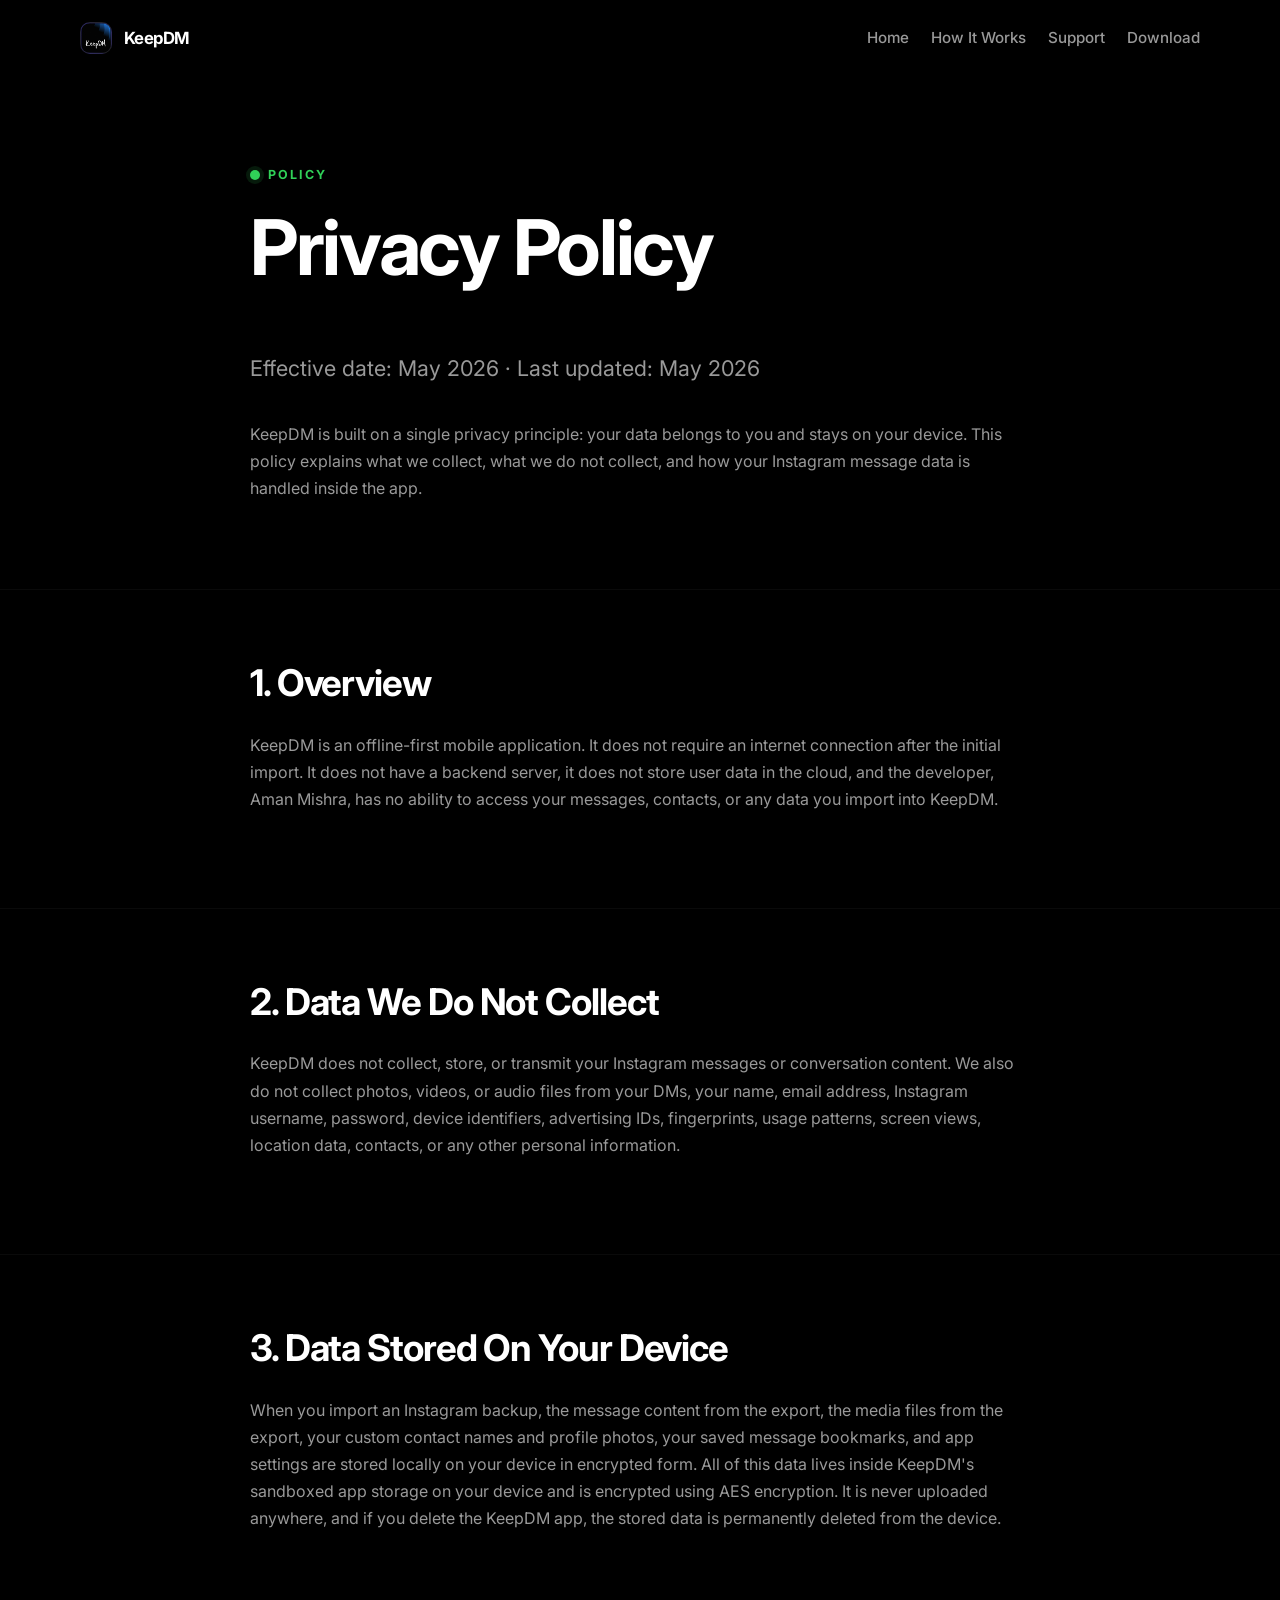
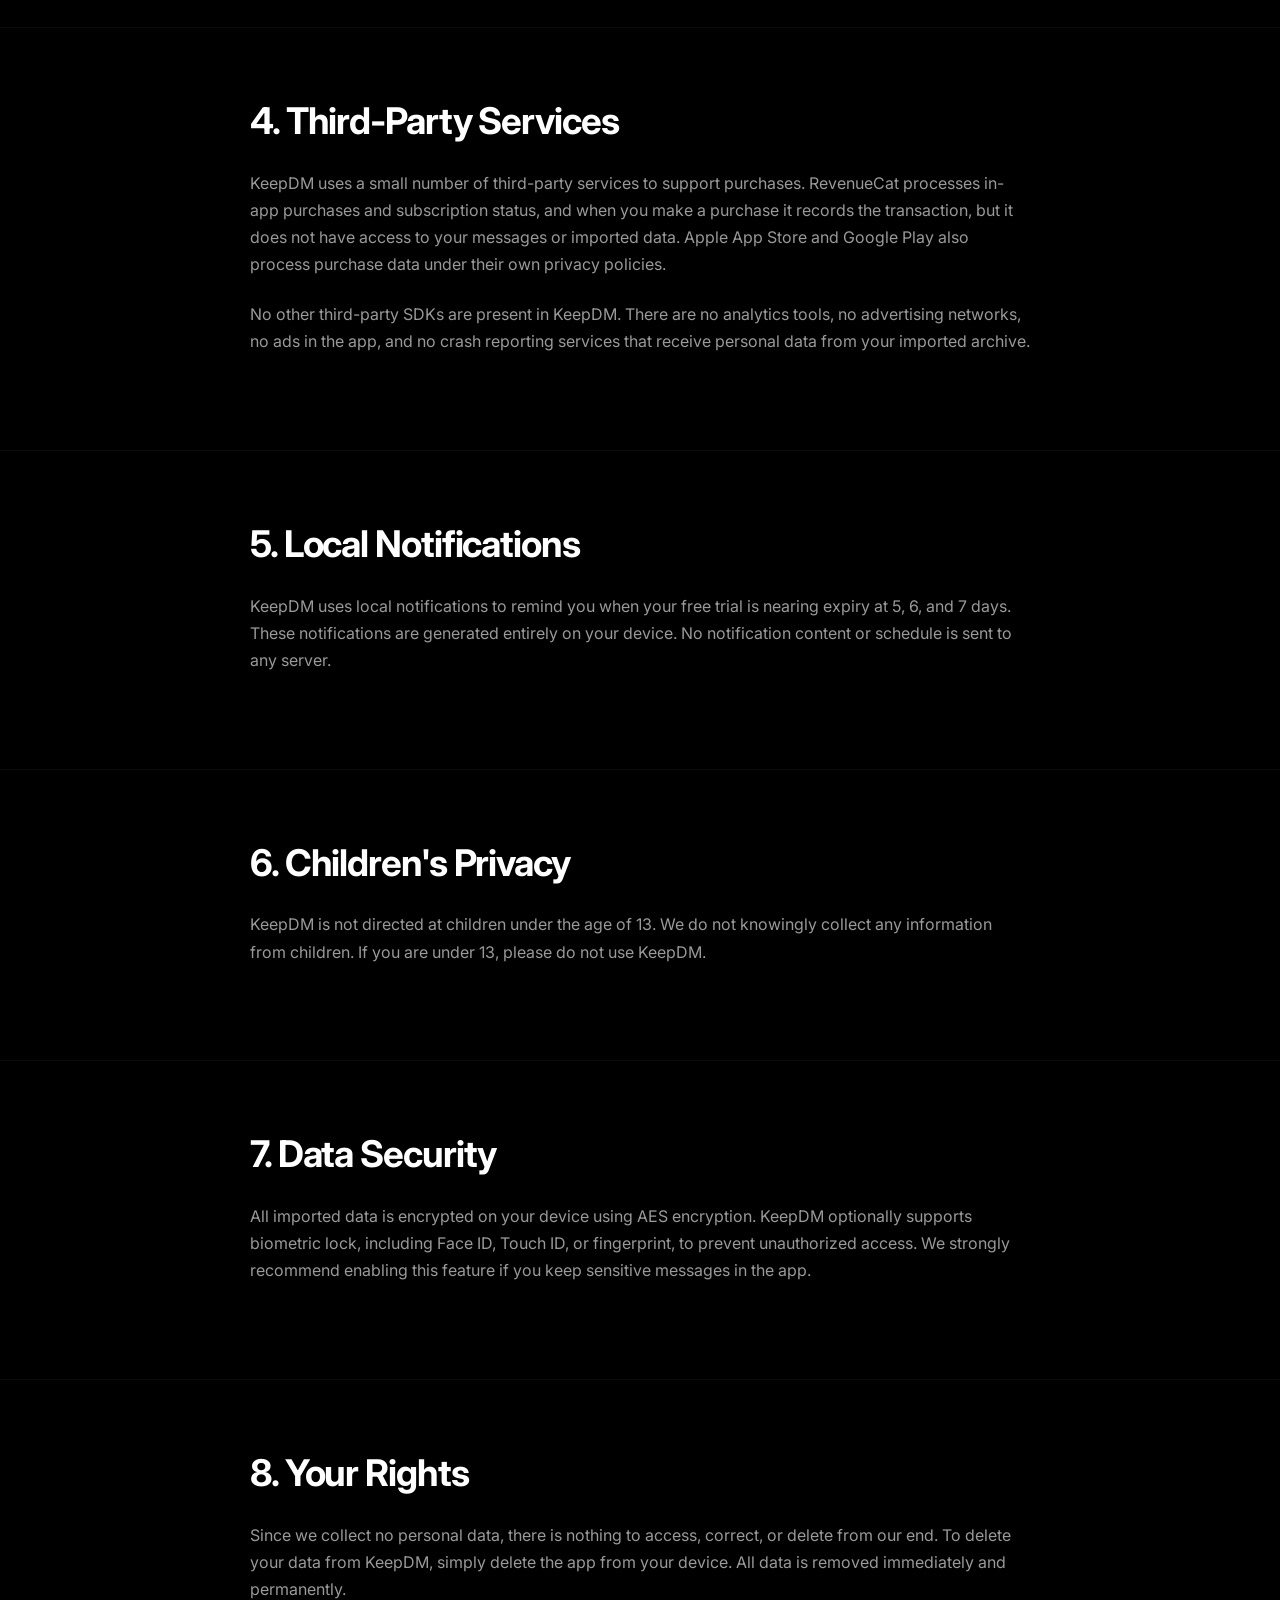
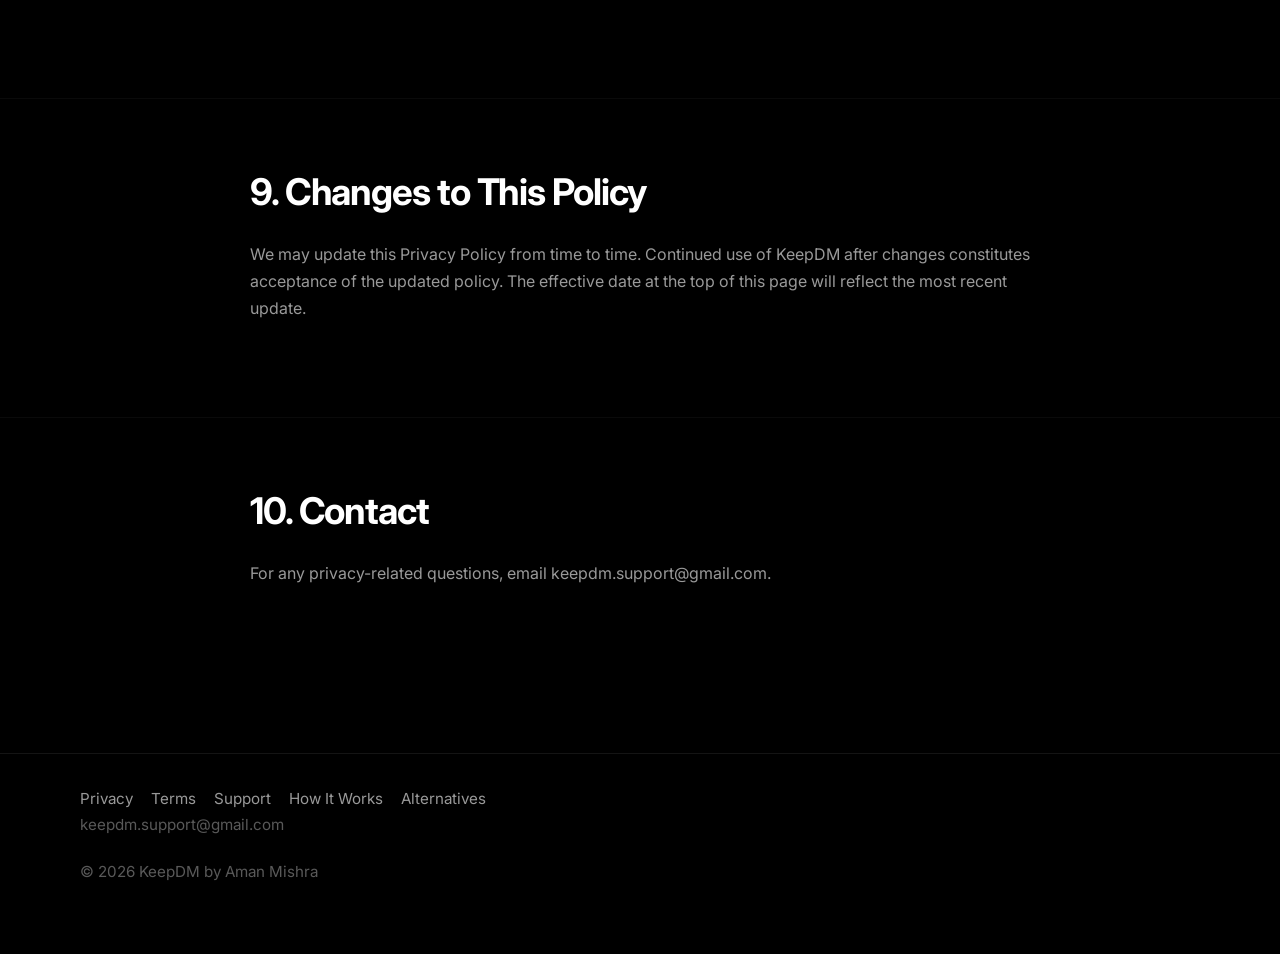
<file: privacy/index.html>
﻿<!DOCTYPE html>
<html lang="en">
<head>
  <meta charset="UTF-8">
  <meta name="viewport" content="width=device-width, initial-scale=1.0">
  <title>KeepDM Privacy Policy - Your Instagram DMs Stay on Your Device</title>
  <meta name="description" content="KeepDM Privacy Policy. We collect no personal data. Your Instagram messages are stored encrypted on your device only. No servers, no cloud, no tracking.">
  <meta name="author" content="Aman Mishra">
  <meta name="application-name" content="KeepDM">
  <meta name="theme-color" content="#000000">
  <meta name="robots" content="index,follow">
  <link rel="canonical" href="https://keepdm.github.io/privacy/">
  <meta property="og:title" content="KeepDM Privacy Policy - Your Instagram DMs Stay on Your Device">
  <meta property="og:description" content="KeepDM Privacy Policy. We collect no personal data. Your Instagram messages are stored encrypted on your device only. No servers, no cloud, no tracking.">
  <meta property="og:type" content="website">
  <meta property="og:url" content="https://keepdm.github.io/privacy/">
  <meta name="twitter:card" content="summary">
  <meta name="twitter:title" content="KeepDM Privacy Policy - Your Instagram DMs Stay on Your Device">
  <meta name="twitter:description" content="KeepDM Privacy Policy. We collect no personal data. Your Instagram messages are stored encrypted on your device only. No servers, no cloud, no tracking.">
  <link rel="preconnect" href="https://fonts.googleapis.com">
  <link rel="preconnect" href="https://fonts.gstatic.com" crossorigin>
  <link href="https://fonts.googleapis.com/css2?family=Inter:wght@400;500;600;700;800&display=swap" rel="stylesheet">
  <link rel="icon" href="../favicon.ico" type="image/x-icon">
  <link rel="stylesheet" href="../css/style.css">
  <script src="../js/main.js" defer></script>
  <script type="application/ld+json">
  {
    "@context": "https://schema.org",
    "@type": "MobileApplication",
    "name": "KeepDM",
    "url": "https://keepdm.github.io/privacy/",
    "description": "KeepDM lets you save, backup, and privately store your Instagram DMs offline on your phone. Import your Instagram data export and view all your messages and media in a clean, secure app.",
    "applicationCategory": "UtilitiesApplication",
    "operatingSystem": "iOS, Android",
    "offers": {
      "@type": "Offer",
      "price": "0",
      "priceCurrency": "USD",
    "description": "Free 7-day trial, then $2.99/year or $6.99 lifetime"
    },
    "author": {
      "@type": "Person",
      "name": "Aman Mishra"
    },
    "featureList": [
      "Import Instagram DM backup ZIP",
      "View all Instagram messages offline",
      "Encrypted local storage",
      "Biometric app lock",
      "Search across all conversations",
      "Save favorite messages",
      "View shared photos and videos",
      "No account required",
      "No internet required after import",
      "Works on iOS and Android"
    ],
    "softwareVersion": "1.0",
    "datePublished": "2026-05-01"
  }
  </script>
  <script type="application/ld+json">
  {
    "@context": "https://schema.org",
    "@type": "BreadcrumbList",
    "itemListElement": [
      {
        "@type": "ListItem",
        "position": 1,
        "name": "Home",
        "item": "https://keepdm.github.io/"
      },
      {
        "@type": "ListItem",
        "position": 2,
        "name": "Privacy",
        "item": "https://keepdm.github.io/privacy/"
      }
    ]
  }
  </script>
</head>
<body>
  <header class="site-header" data-site-header>
    <div class="container header-inner">
      <a class="brand" href="../">
        <span class="brand-mark">
      <img src="../favicon.ico" alt="KeepDM logo" width="32" height="32">
        </span>
        <span>KeepDM</span>
      </a>
      <nav class="site-nav" aria-label="Primary">
        <a href="../">Home</a>
        <a href="../how-it-works/">How It Works</a>
        <a href="../support/">Support</a>
        <a href="../#download">Download</a>
      </nav>
    </div>
  </header>

  <main>
    <section class="hero">
      <div class="container prose">
        <span class="eyebrow">Policy</span>
        <h1>Privacy Policy</h1>
        <p class="hero-subtitle">Effective date: May 2026 &middot; Last updated: May 2026</p>
        <p>KeepDM is built on a single privacy principle: your data belongs to you and stays on your device. This policy explains what we collect, what we do not collect, and how your Instagram message data is handled inside the app.</p>
      </div>
    </section>

    <section class="section">
      <div class="container prose">
        <h2>1. Overview</h2>
        <p>KeepDM is an offline-first mobile application. It does not require an internet connection after the initial import. It does not have a backend server, it does not store user data in the cloud, and the developer, Aman Mishra, has no ability to access your messages, contacts, or any data you import into KeepDM.</p>
      </div>
    </section>

    <section class="section">
      <div class="container prose">
        <h2>2. Data We Do Not Collect</h2>
        <p>KeepDM does not collect, store, or transmit your Instagram messages or conversation content. We also do not collect photos, videos, or audio files from your DMs, your name, email address, Instagram username, password, device identifiers, advertising IDs, fingerprints, usage patterns, screen views, location data, contacts, or any other personal information.</p>
      </div>
    </section>

    <section class="section">
      <div class="container prose">
        <h2>3. Data Stored On Your Device</h2>
        <p>When you import an Instagram backup, the message content from the export, the media files from the export, your custom contact names and profile photos, your saved message bookmarks, and app settings are stored locally on your device in encrypted form. All of this data lives inside KeepDM's sandboxed app storage on your device and is encrypted using AES encryption. It is never uploaded anywhere, and if you delete the KeepDM app, the stored data is permanently deleted from the device.</p>
      </div>
    </section>

    <section class="section">
      <div class="container prose">
        <h2>4. Third-Party Services</h2>
        <p>KeepDM uses a small number of third-party services to support purchases. RevenueCat processes in-app purchases and subscription status, and when you make a purchase it records the transaction, but it does not have access to your messages or imported data. Apple App Store and Google Play also process purchase data under their own privacy policies.</p>
        <p>No other third-party SDKs are present in KeepDM. There are no analytics tools, no advertising networks, no ads in the app, and no crash reporting services that receive personal data from your imported archive.</p>
      </div>
    </section>

    <section class="section">
      <div class="container prose">
        <h2>5. Local Notifications</h2>
        <p>KeepDM uses local notifications to remind you when your free trial is nearing expiry at 5, 6, and 7 days. These notifications are generated entirely on your device. No notification content or schedule is sent to any server.</p>
      </div>
    </section>

    <section class="section">
      <div class="container prose">
        <h2>6. Children's Privacy</h2>
        <p>KeepDM is not directed at children under the age of 13. We do not knowingly collect any information from children. If you are under 13, please do not use KeepDM.</p>
      </div>
    </section>

    <section class="section">
      <div class="container prose">
        <h2>7. Data Security</h2>
        <p>All imported data is encrypted on your device using AES encryption. KeepDM optionally supports biometric lock, including Face ID, Touch ID, or fingerprint, to prevent unauthorized access. We strongly recommend enabling this feature if you keep sensitive messages in the app.</p>
      </div>
    </section>

    <section class="section">
      <div class="container prose">
        <h2>8. Your Rights</h2>
        <p>Since we collect no personal data, there is nothing to access, correct, or delete from our end. To delete your data from KeepDM, simply delete the app from your device. All data is removed immediately and permanently.</p>
      </div>
    </section>

    <section class="section">
      <div class="container prose">
        <h2>9. Changes to This Policy</h2>
        <p>We may update this Privacy Policy from time to time. Continued use of KeepDM after changes constitutes acceptance of the updated policy. The effective date at the top of this page will reflect the most recent update.</p>
      </div>
    </section>

    <section class="section">
      <div class="container prose">
        <h2>10. Contact</h2>
        <p>For any privacy-related questions, email <a href="mailto:keepdm.support@gmail.com">keepdm.support@gmail.com</a>.</p>
      </div>
    </section>
  </main>

  <footer class="site-footer">
    <div class="container footer-inner">
      <div>
        <div class="footer-links">
          <a href="./">Privacy</a>
          <a href="../terms/">Terms</a>
          <a href="../support/">Support</a>
          <a href="../how-it-works/">How It Works</a>
          <a href="../alternatives/">Alternatives</a>
        </div>
        <p class="footer-meta">keepdm.support@gmail.com</p>
        <p class="footer-meta">&copy; 2026 KeepDM by Aman Mishra</p>
      </div>
    </div>
  </footer>
</body>
</html>
</file>
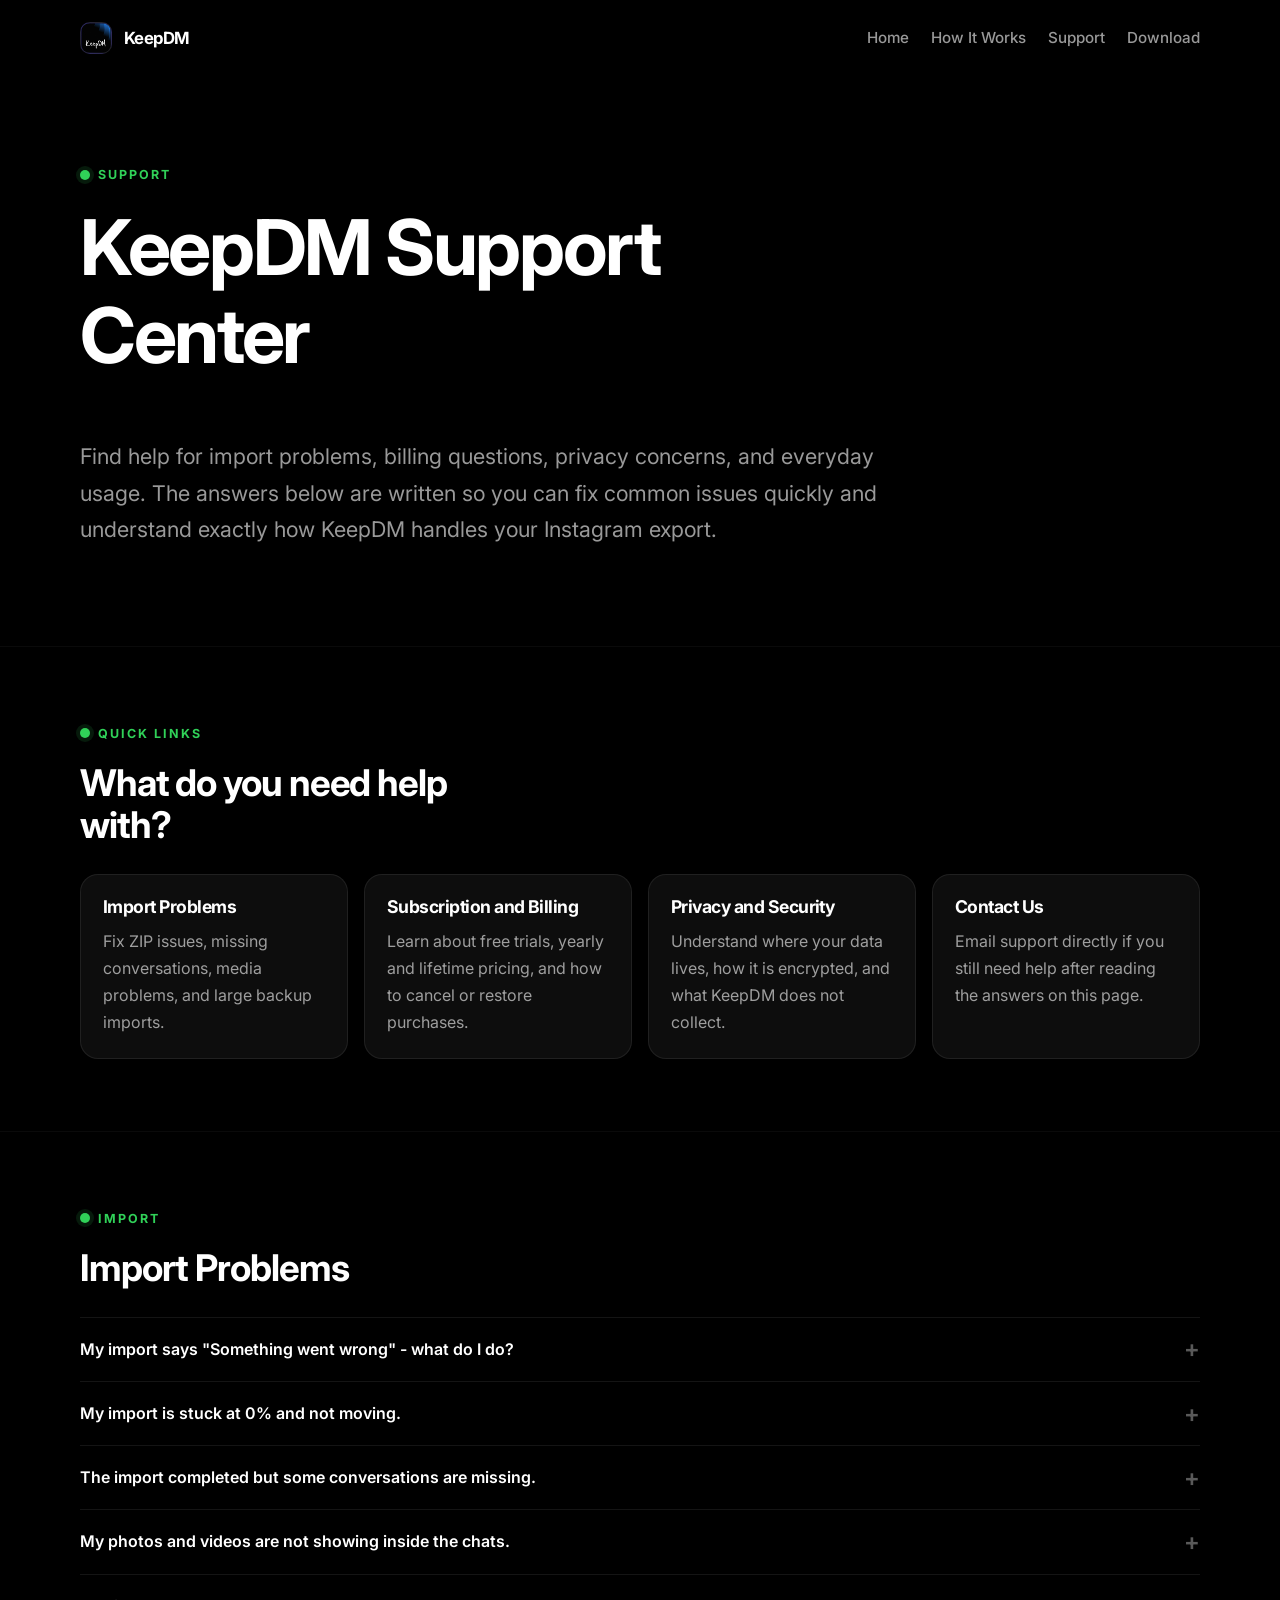
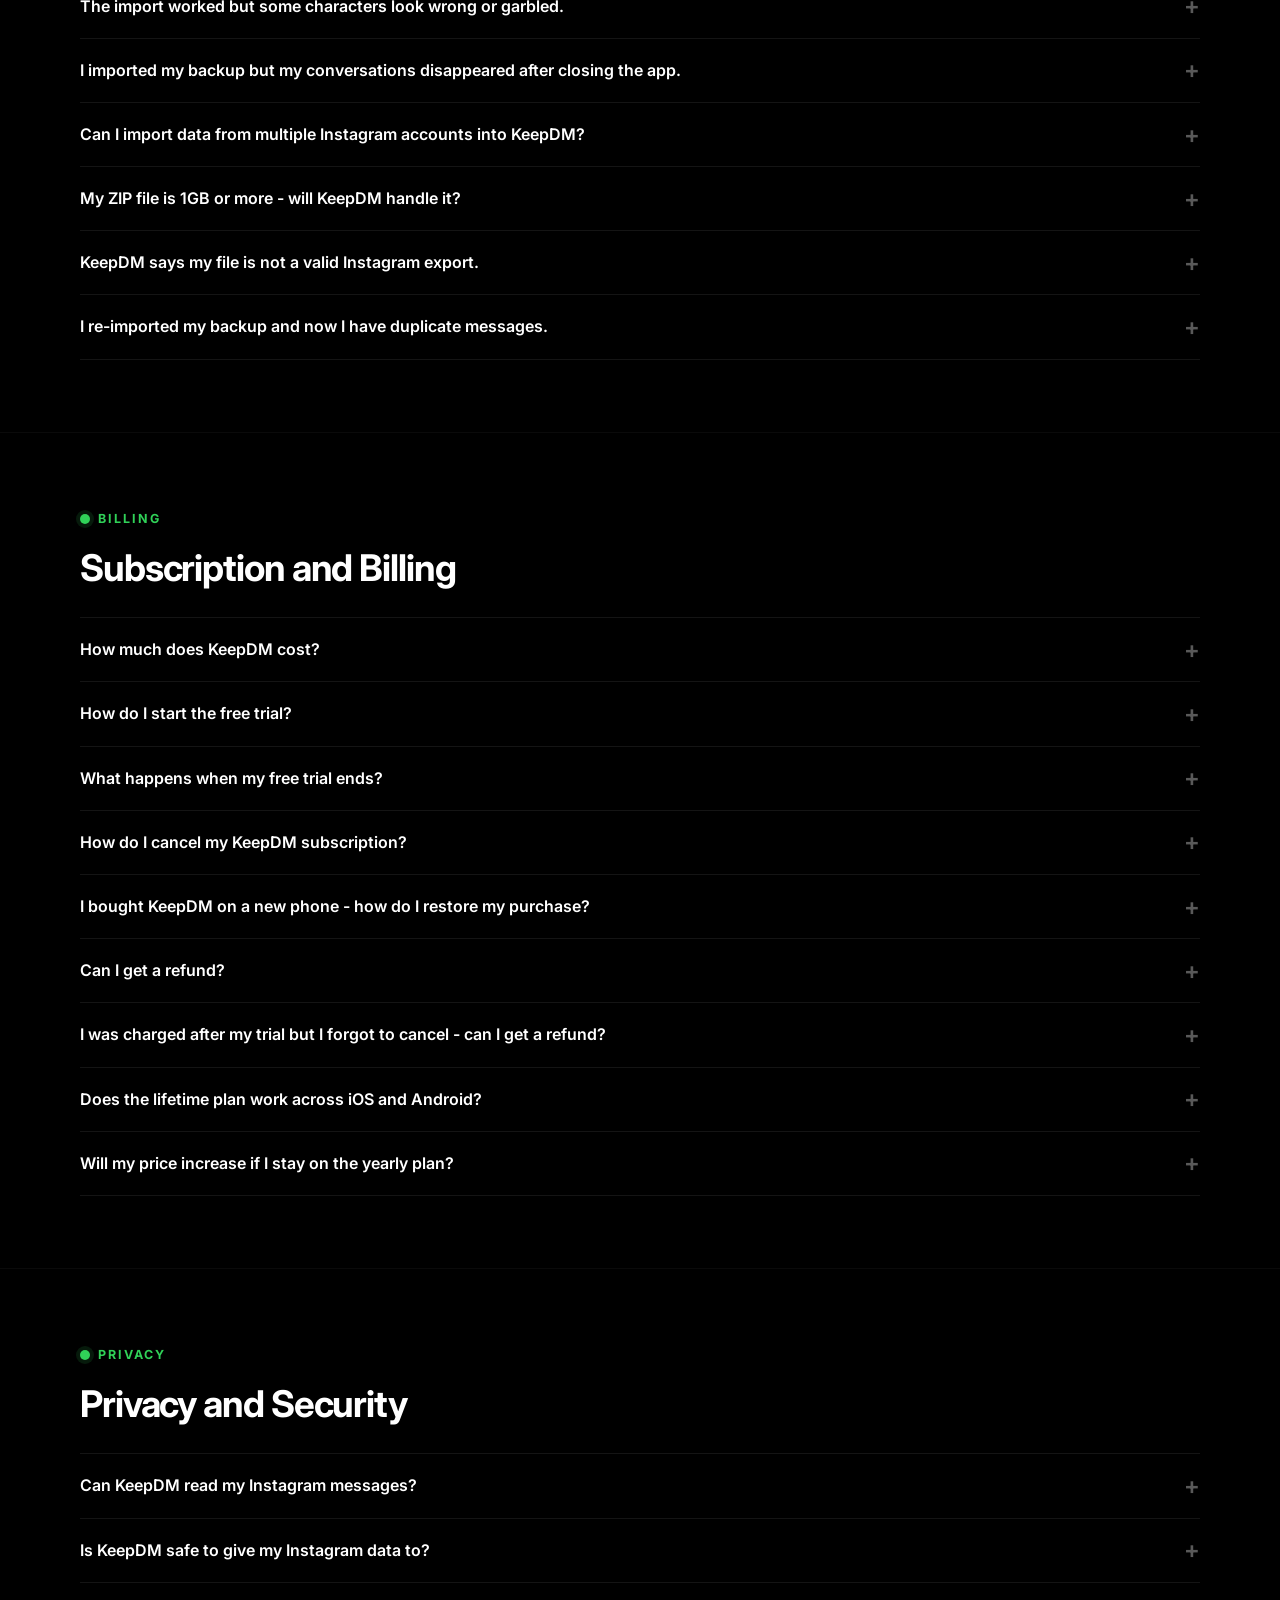
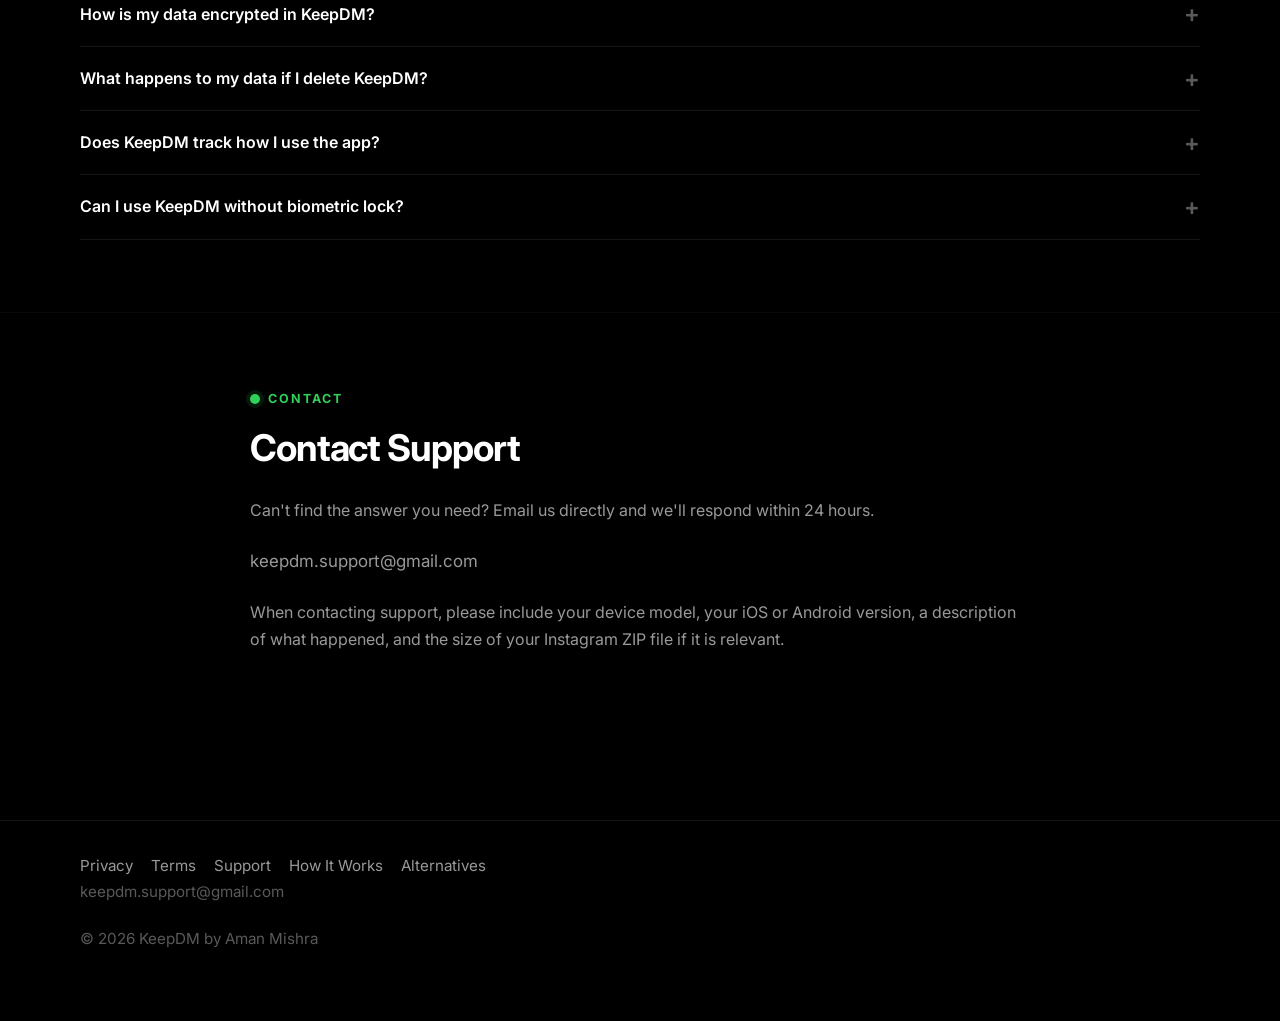
<file: support/index.html>
﻿<!DOCTYPE html>
<html lang="en">
<head>
  <meta charset="UTF-8">
  <meta name="viewport" content="width=device-width, initial-scale=1.0">
  <title>KeepDM Support - Help with Saving Instagram DMs</title>
  <meta name="description" content="Get help with KeepDM. Find answers to common questions about importing Instagram DMs, fixing import errors, managing subscriptions, privacy, and more.">
  <meta name="author" content="Aman Mishra">
  <meta name="application-name" content="KeepDM">
  <meta name="theme-color" content="#000000">
  <meta name="robots" content="index,follow">
  <link rel="canonical" href="https://keepdm.github.io/support/">
  <meta property="og:title" content="KeepDM Support - Help with Saving Instagram DMs">
  <meta property="og:description" content="Get help with KeepDM. Find answers to common questions about importing Instagram DMs, fixing import errors, managing subscriptions, privacy, and more.">
  <meta property="og:type" content="website">
  <meta property="og:url" content="https://keepdm.github.io/support/">
  <meta name="twitter:card" content="summary">
  <meta name="twitter:title" content="KeepDM Support - Help with Saving Instagram DMs">
  <meta name="twitter:description" content="Get help with KeepDM. Find answers to common questions about importing Instagram DMs, fixing import errors, managing subscriptions, privacy, and more.">
  <link rel="preconnect" href="https://fonts.googleapis.com">
  <link rel="preconnect" href="https://fonts.gstatic.com" crossorigin>
  <link href="https://fonts.googleapis.com/css2?family=Inter:wght@400;500;600;700;800&display=swap" rel="stylesheet">
  <link rel="icon" href="../favicon.ico" type="image/x-icon">
  <link rel="stylesheet" href="../css/style.css">
  <script src="../js/main.js" defer></script>
  <script type="application/ld+json">
  [
    {
      "@context": "https://schema.org",
      "@type": "MobileApplication",
      "name": "KeepDM",
      "url": "https://keepdm.github.io/support/",
      "description": "KeepDM lets you save, backup, and privately store your Instagram DMs offline on your phone. Import your Instagram data export and view all your messages and media in a clean, secure app.",
      "applicationCategory": "UtilitiesApplication",
      "operatingSystem": "iOS, Android",
      "offers": {
        "@type": "Offer",
        "price": "0",
        "priceCurrency": "USD",
    "description": "Free 7-day trial, then $2.99/year or $6.99 lifetime"
      },
      "author": {
        "@type": "Person",
        "name": "Aman Mishra"
      },
      "featureList": [
        "Import Instagram DM backup ZIP",
        "View all Instagram messages offline",
        "Encrypted local storage",
        "Biometric app lock",
        "Search across all conversations",
        "Save favorite messages",
        "View shared photos and videos",
        "No account required",
        "No internet required after import",
        "Works on iOS and Android"
      ],
      "softwareVersion": "1.0",
      "datePublished": "2026-05-01"
    },
    {
      "@context": "https://schema.org",
      "@type": "HowTo",
      "name": "How to Import Instagram DMs into KeepDM",
      "description": "Step by step guide to importing your Instagram data export into KeepDM to save your direct messages privately offline.",
      "step": [
        {
          "@type": "HowToStep",
          "name": "Request Instagram Data Export",
          "text": "Open Instagram, go to Settings, tap Your Activity, then Download Your Information. Select Messages and Media in JSON format and submit the request."
        },
        {
          "@type": "HowToStep",
          "name": "Download the ZIP file",
          "text": "Wait for Instagram's email confirmation, then download the ZIP file to your phone."
        },
        {
          "@type": "HowToStep",
          "name": "Open KeepDM and tap Import",
          "text": "Open KeepDM, tap Import Backup on the home screen, and select the ZIP file from your Files app."
        },
        {
          "@type": "HowToStep",
          "name": "Wait for processing",
          "text": "KeepDM will extract and read your conversations. Keep the app open. Large backups may take several minutes."
        },
        {
          "@type": "HowToStep",
          "name": "Browse your saved DMs",
          "text": "All your Instagram conversations will appear in KeepDM. Search, browse media, and save favorite messages."
        }
      ]
    }
  ]
  </script>
  <script type="application/ld+json">
  {
    "@context": "https://schema.org",
    "@type": "BreadcrumbList",
    "itemListElement": [
      {
        "@type": "ListItem",
        "position": 1,
        "name": "Home",
        "item": "https://keepdm.github.io/"
      },
      {
        "@type": "ListItem",
        "position": 2,
        "name": "Support",
        "item": "https://keepdm.github.io/support/"
      }
    ]
  }
  </script>
</head>
<body>
  <header class="site-header" data-site-header>
    <div class="container header-inner">
      <a class="brand" href="../">
        <span class="brand-mark">
      <img src="../favicon.ico" alt="KeepDM logo" width="32" height="32">
        </span>
        <span>KeepDM</span>
      </a>
      <nav class="site-nav" aria-label="Primary">
        <a href="../">Home</a>
        <a href="../how-it-works/">How It Works</a>
        <a href="./">Support</a>
        <a href="../#download">Download</a>
      </nav>
    </div>
  </header>

  <main data-faq-schema>
    <section class="hero">
      <div class="container">
        <span class="eyebrow">Support</span>
        <h1>KeepDM Support Center</h1>
        <p class="hero-subtitle">Find help for import problems, billing questions, privacy concerns, and everyday usage. The answers below are written so you can fix common issues quickly and understand exactly how KeepDM handles your Instagram export.</p>
      </div>
    </section>

    <section class="section">
      <div class="container">
        <p class="eyebrow">Quick links</p>
        <h2 class="section-heading">What do you need help with?</h2>
        <div class="quick-grid">
          <a class="quick-card" href="#import">
            <h3>Import Problems</h3>
            <p>Fix ZIP issues, missing conversations, media problems, and large backup imports.</p>
          </a>
          <a class="quick-card" href="#billing">
            <h3>Subscription and Billing</h3>
            <p>Learn about free trials, yearly and lifetime pricing, and how to cancel or restore purchases.</p>
          </a>
          <a class="quick-card" href="#privacy">
            <h3>Privacy and Security</h3>
            <p>Understand where your data lives, how it is encrypted, and what KeepDM does not collect.</p>
          </a>
          <a class="quick-card" href="#contact">
            <h3>Contact Us</h3>
            <p>Email support directly if you still need help after reading the answers on this page.</p>
          </a>
        </div>
      </div>
    </section>

    <section class="section" id="import">
      <div class="container">
        <p class="eyebrow">Import</p>
        <h2 class="section-heading">Import Problems</h2>
        <div class="faq-list">
          <details>
            <summary>My import says "Something went wrong" - what do I do?</summary>
            <div class="faq-answer">
              <p>This usually happens with very large ZIP files on older phones with limited memory. Close other apps, keep the phone plugged into power, and leave KeepDM open while the import runs. If the error keeps happening, request a shorter Instagram export range and contact support.</p>
            </div>
          </details>
          <details>
            <summary>My import is stuck at 0% and not moving.</summary>
            <div class="faq-answer">
              <p>The extraction phase can look frozen for several minutes on large files. That is normal because KeepDM is still unpacking the ZIP in the background. Wait 5 to 10 minutes before force-closing, and only restart if it is still stuck after 15 minutes.</p>
            </div>
          </details>
          <details>
            <summary>The import completed but some conversations are missing.</summary>
            <div class="faq-answer">
              <p>Instagram only exports what exists at the time of the request. Deleted messages, deleted accounts, and some very old threads may not be present. Request an all-time export again if you think something important is missing.</p>
            </div>
          </details>
          <details>
            <summary>My photos and videos are not showing inside the chats.</summary>
            <div class="faq-answer">
              <p>You probably exported messages without media. Request Instagram again and make sure Media is selected along with Messages. After the new ZIP arrives, re-import it into KeepDM.</p>
            </div>
          </details>
          <details>
            <summary>The import worked but some characters look wrong or garbled.</summary>
            <div class="faq-answer">
              <p>Instagram's export sometimes uses awkward encoding for special characters. KeepDM fixes most of those issues automatically, but rare edge cases can still happen. Email support with your device model and OS version if you still see broken text.</p>
            </div>
          </details>
          <details>
            <summary>I imported my backup but my conversations disappeared after closing the app.</summary>
            <div class="faq-answer">
              <p>Pull down to refresh the home screen and check storage permissions. On Android, KeepDM needs storage access to keep the imported archive available between sessions. If needed, re-import your ZIP and the conversations should return.</p>
            </div>
          </details>
          <details>
            <summary>Can I import data from multiple Instagram accounts into KeepDM?</summary>
            <div class="faq-answer">
              <p>Yes, import each account's ZIP separately. KeepDM keeps all conversations together and uses the participant names to help you tell them apart. That way you can review multiple archives in one place.</p>
            </div>
          </details>
          <details>
            <summary>My ZIP file is 1GB or more - will KeepDM handle it?</summary>
            <div class="faq-answer">
              <p>Yes, KeepDM can handle large archives, but they will take longer to extract and index. Leave the phone plugged in and do not switch apps during the import. On very large backups, 10 to 20 minutes is normal.</p>
            </div>
          </details>
          <details>
            <summary>KeepDM says my file is not a valid Instagram export.</summary>
            <div class="faq-answer">
              <p>Make sure you downloaded the ZIP that Instagram emailed you and that you selected JSON format, not HTML. The ZIP should contain an inbox folder inside a messages folder. If the structure is different, request the export again from Instagram.</p>
            </div>
          </details>
          <details>
            <summary>I re-imported my backup and now I have duplicate messages.</summary>
            <div class="faq-answer">
              <p>KeepDM deduplicates messages as it merges imports with your existing archive. If you still see duplicates, it usually means Instagram exported identical records more than once. That is mostly a display issue and does not usually mean data loss.</p>
            </div>
          </details>
        </div>
      </div>
    </section>

    <section class="section" id="billing">
      <div class="container">
        <p class="eyebrow">Billing</p>
        <h2 class="section-heading">Subscription and Billing</h2>
        <div class="faq-list">
          <details>
            <summary>How much does KeepDM cost?</summary>
            <div class="faq-answer">
          <p>KeepDM includes a 7-day free trial with full access. After the trial, the pricing is $2.99 per year or $6.99 for lifetime access. Both plans unlock the complete app experience. KeepDM shows no ads.</p>
            </div>
          </details>
          <details>
            <summary>How do I start the free trial?</summary>
            <div class="faq-answer">
              <p>Open KeepDM and tap Start Free Trial on the paywall screen. The trial begins immediately and does not require a credit card to start. You only pay if you choose to continue after the trial ends.</p>
            </div>
          </details>
          <details>
            <summary>What happens when my free trial ends?</summary>
            <div class="faq-answer">
              <p>After 7 days, KeepDM will show the paywall when you open the app. Your imported data stays on your device, so nothing is deleted. Choose the yearly or lifetime plan to regain access.</p>
            </div>
          </details>
          <details>
            <summary>How do I cancel my KeepDM subscription?</summary>
            <div class="faq-answer">
              <p>On iPhone, cancel in Settings, then your name, then Subscriptions. On Android, cancel in Google Play under Payments and subscriptions, then Subscriptions. You cannot cancel inside KeepDM itself.</p>
            </div>
          </details>
          <details>
            <summary>I bought KeepDM on a new phone - how do I restore my purchase?</summary>
            <div class="faq-answer">
              <p>Open KeepDM on the new device and tap Restore Purchases on the paywall. The app checks your Apple ID or Google account and restores the entitlement automatically. Make sure you are signed into the same store account used for the original purchase.</p>
            </div>
          </details>
          <details>
            <summary>Can I get a refund?</summary>
            <div class="faq-answer">
              <p>Refund requests must go through Apple or Google directly. On iPhone use reportaproblem.apple.com, and on Android use Google Play order history. KeepDM does not process payments itself.</p>
            </div>
          </details>
          <details>
            <summary>I was charged after my trial but I forgot to cancel - can I get a refund?</summary>
            <div class="faq-answer">
              <p>Contact Apple or Google and request a refund for the recent charge. Their policies determine whether the refund is approved. KeepDM cannot reverse the store transaction directly.</p>
            </div>
          </details>
          <details>
            <summary>Does the lifetime plan work across iOS and Android?</summary>
            <div class="faq-answer">
              <p>No, app store purchases are tied to the platform where you bought them. An iOS purchase restores on iOS, and an Android purchase restores on Android. That is a store limitation, not a KeepDM restriction.</p>
            </div>
          </details>
          <details>
            <summary>Will my price increase if I stay on the yearly plan?</summary>
            <div class="faq-answer">
              <p>Your subscription renewal price stays tied to the price you accepted when you subscribed. If you cancel and later resubscribe, the new price may be different. The current subscription keeps its own renewal terms until you change it.</p>
            </div>
          </details>
        </div>
      </div>
    </section>

    <section class="section" id="privacy">
      <div class="container">
        <p class="eyebrow">Privacy</p>
        <h2 class="section-heading">Privacy and Security</h2>
        <div class="faq-list">
          <details>
            <summary>Can KeepDM read my Instagram messages?</summary>
            <div class="faq-answer">
              <p>No. KeepDM is an offline-first app, stores imported data locally, and does not have a backend copy of your archive. The developer has no direct access to the contents of your imported messages.</p>
            </div>
          </details>
          <details>
            <summary>Is KeepDM safe to give my Instagram data to?</summary>
            <div class="faq-answer">
              <p>Yes, because KeepDM does not ask for your Instagram login and does not upload the ZIP to a server. The export is processed on your device, which keeps the data flow simple and private. Use only official Instagram exports and protect your phone with a passcode.</p>
            </div>
          </details>
          <details>
            <summary>How is my data encrypted in KeepDM?</summary>
            <div class="faq-answer">
              <p>KeepDM encrypts imported data with AES before writing it to local storage. That means the archive is not readable as plain text if someone browses the app files. Biometric lock adds a second layer of privacy on top of that.</p>
            </div>
          </details>
          <details>
            <summary>What happens to my data if I delete KeepDM?</summary>
            <div class="faq-answer">
              <p>Deleting KeepDM removes the local app data from the device. Since there is no cloud backup inside KeepDM, the archive disappears with the app unless you kept the original Instagram ZIP. Re-importing the ZIP later will restore the content.</p>
            </div>
          </details>
          <details>
            <summary>Does KeepDM track how I use the app?</summary>
            <div class="faq-answer">
              <p>KeepDM does not use analytics SDKs, advertising trackers, or usage profiling for your conversations. The app is built to keep the archive private and local. Any store-level purchase processing is separate from message storage.</p>
            </div>
          </details>
          <details>
            <summary>Can I use KeepDM without biometric lock?</summary>
            <div class="faq-answer">
              <p>Yes, biometric lock is optional and can be turned on or off in settings. On supported devices, you can use Face ID, Touch ID, or fingerprint unlock. If your phone does not support biometrics, the option will simply not appear.</p>
            </div>
          </details>
        </div>
      </div>
    </section>

    <section class="section" id="contact">
      <div class="container prose">
        <p class="eyebrow">Contact</p>
        <h2 class="section-heading">Contact Support</h2>
        <p>Can't find the answer you need? Email us directly and we'll respond within 24 hours.</p>
        <p class="lead"><a href="mailto:keepdm.support@gmail.com">keepdm.support@gmail.com</a></p>
        <p>When contacting support, please include your device model, your iOS or Android version, a description of what happened, and the size of your Instagram ZIP file if it is relevant.</p>
      </div>
    </section>
  </main>

  <footer class="site-footer">
    <div class="container footer-inner">
      <div>
        <div class="footer-links">
          <a href="../privacy/">Privacy</a>
          <a href="../terms/">Terms</a>
          <a href="./">Support</a>
          <a href="../how-it-works/">How It Works</a>
          <a href="../alternatives/">Alternatives</a>
        </div>
        <p class="footer-meta">keepdm.support@gmail.com</p>
        <p class="footer-meta">&copy; 2026 KeepDM by Aman Mishra</p>
      </div>
    </div>
  </footer>
</body>
</html>
</file>
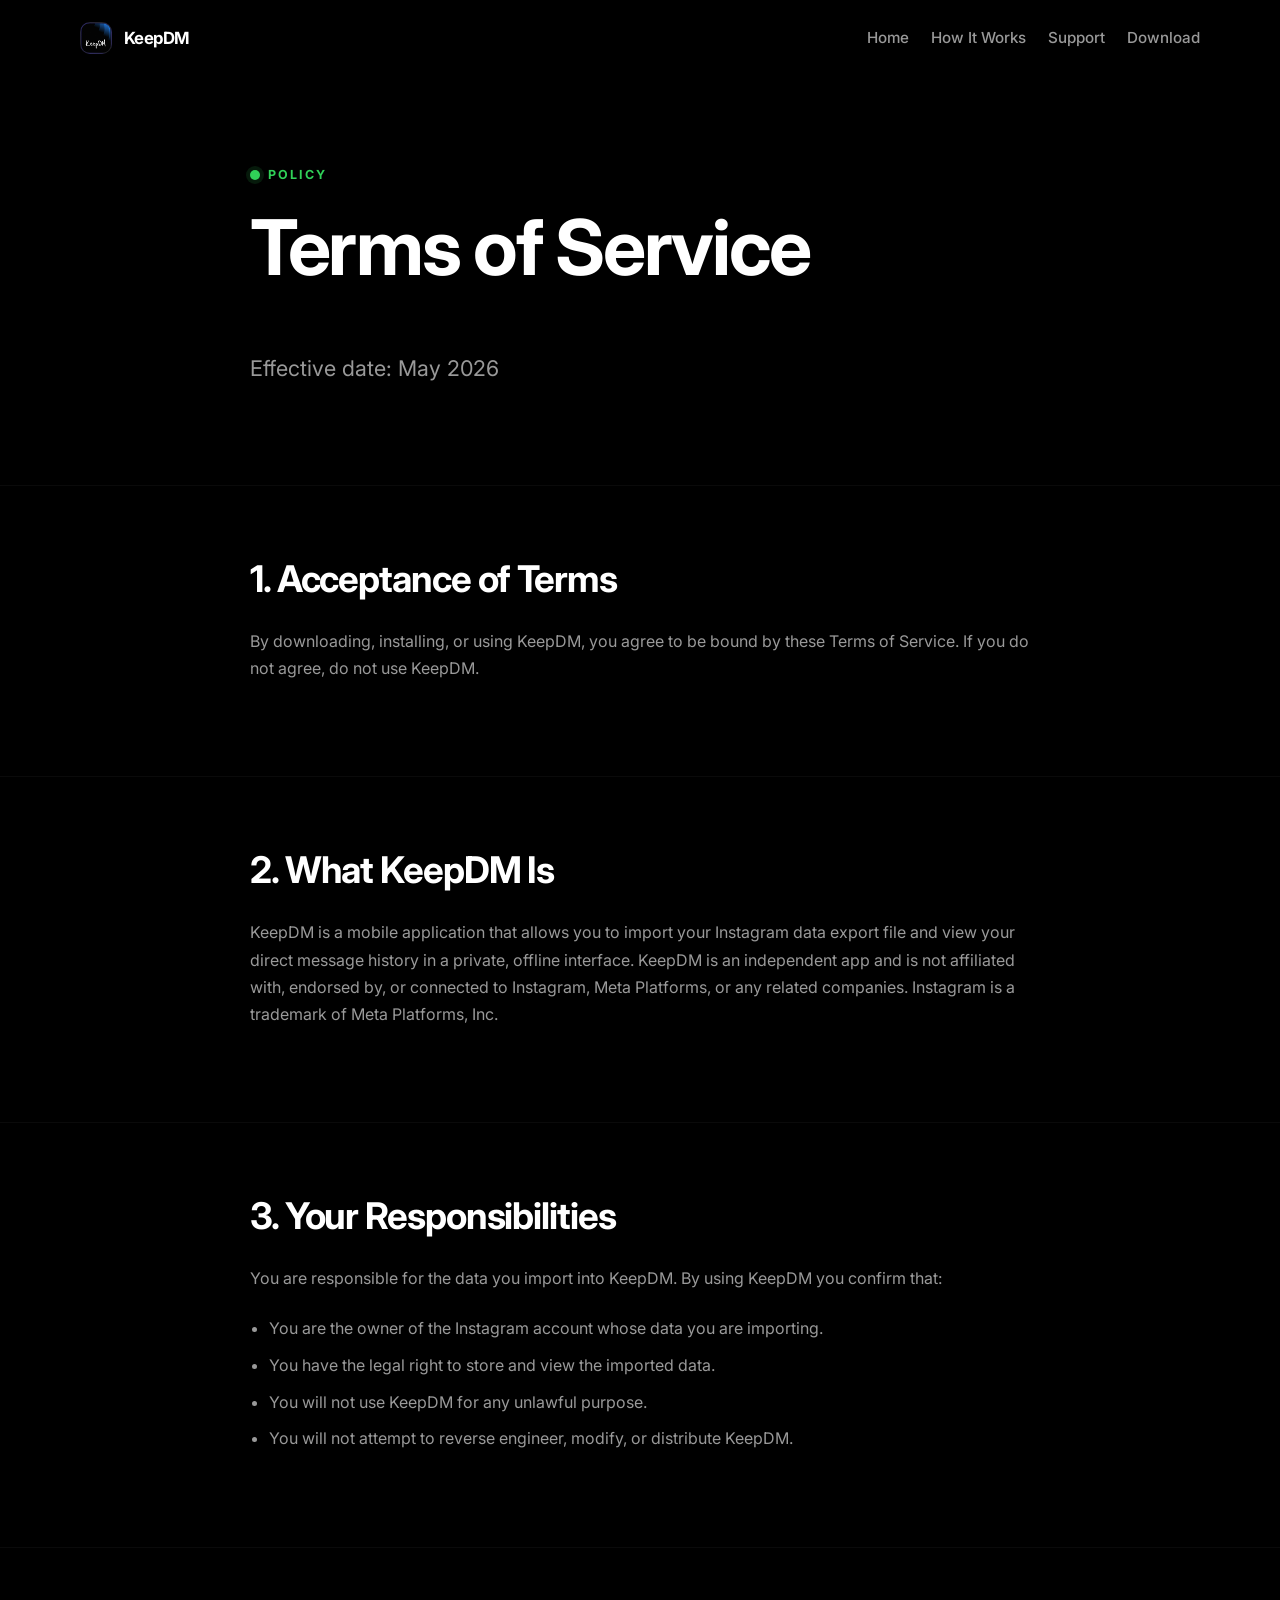
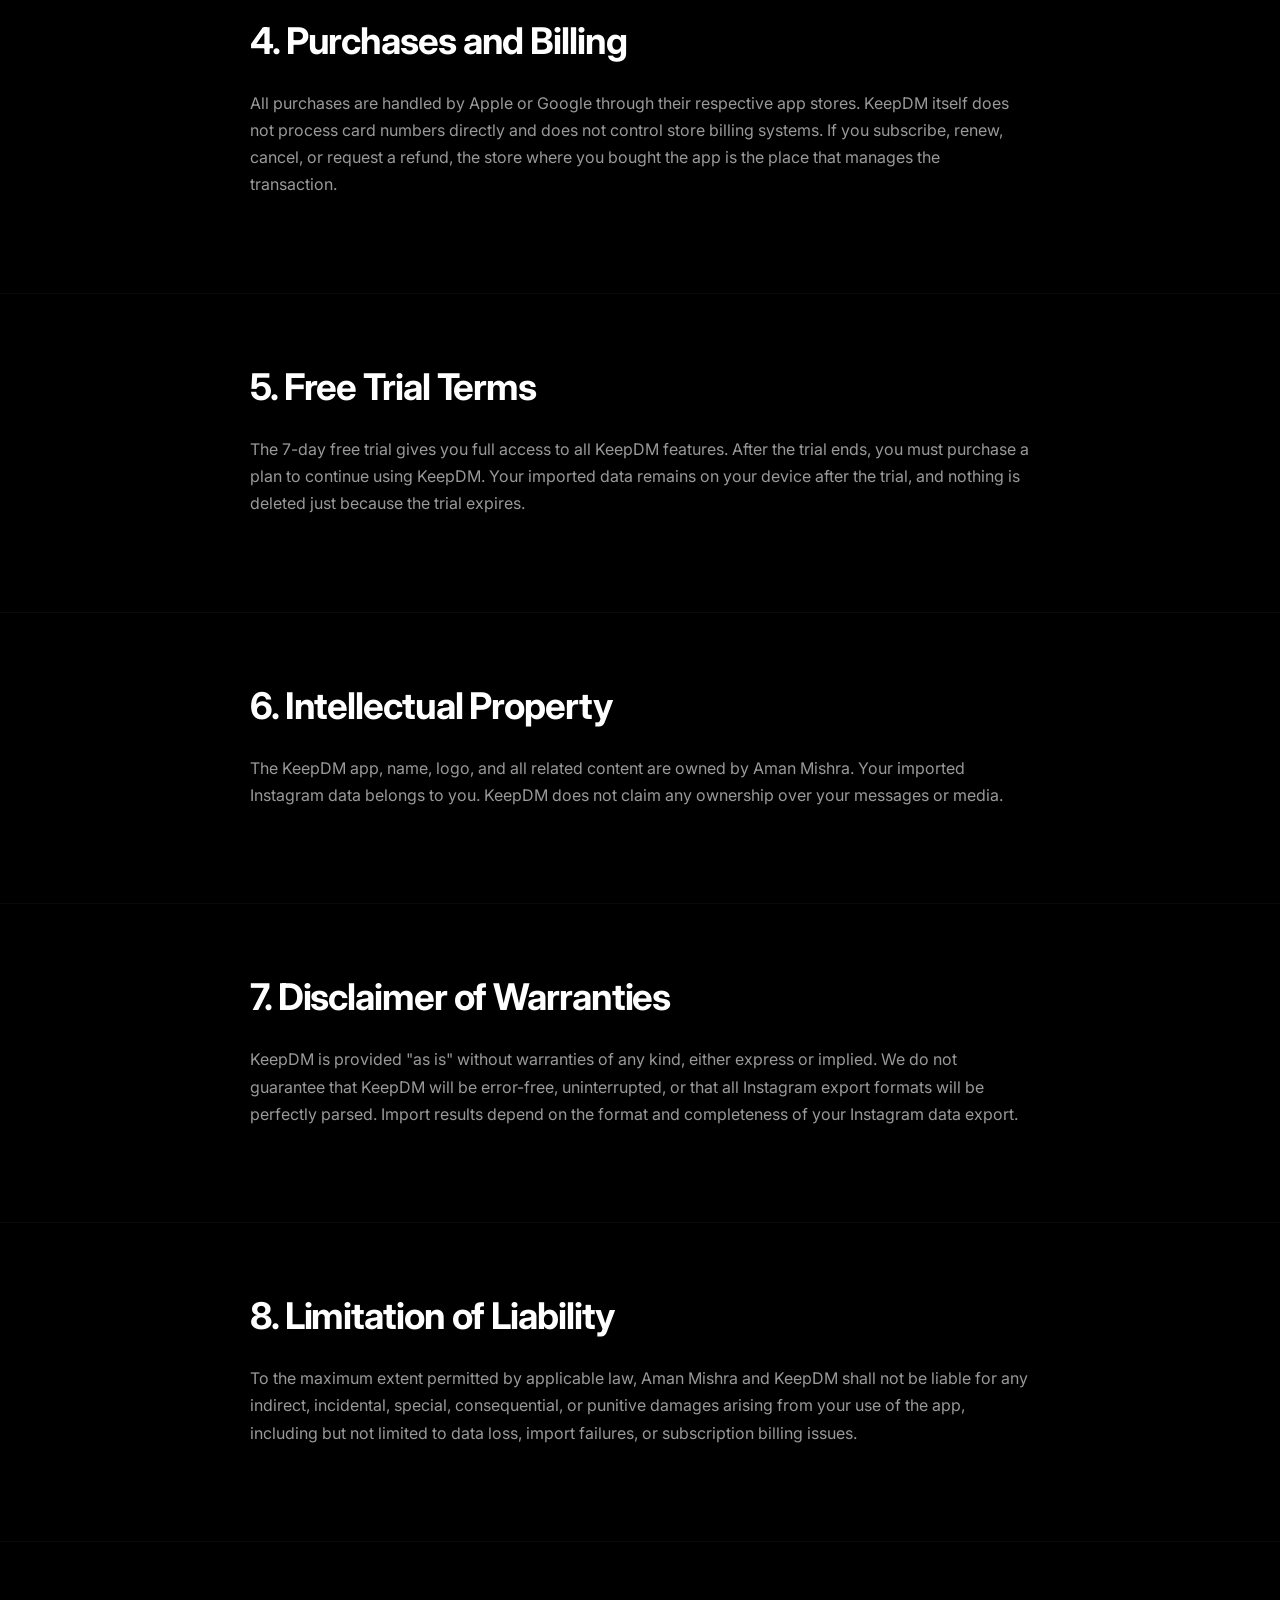
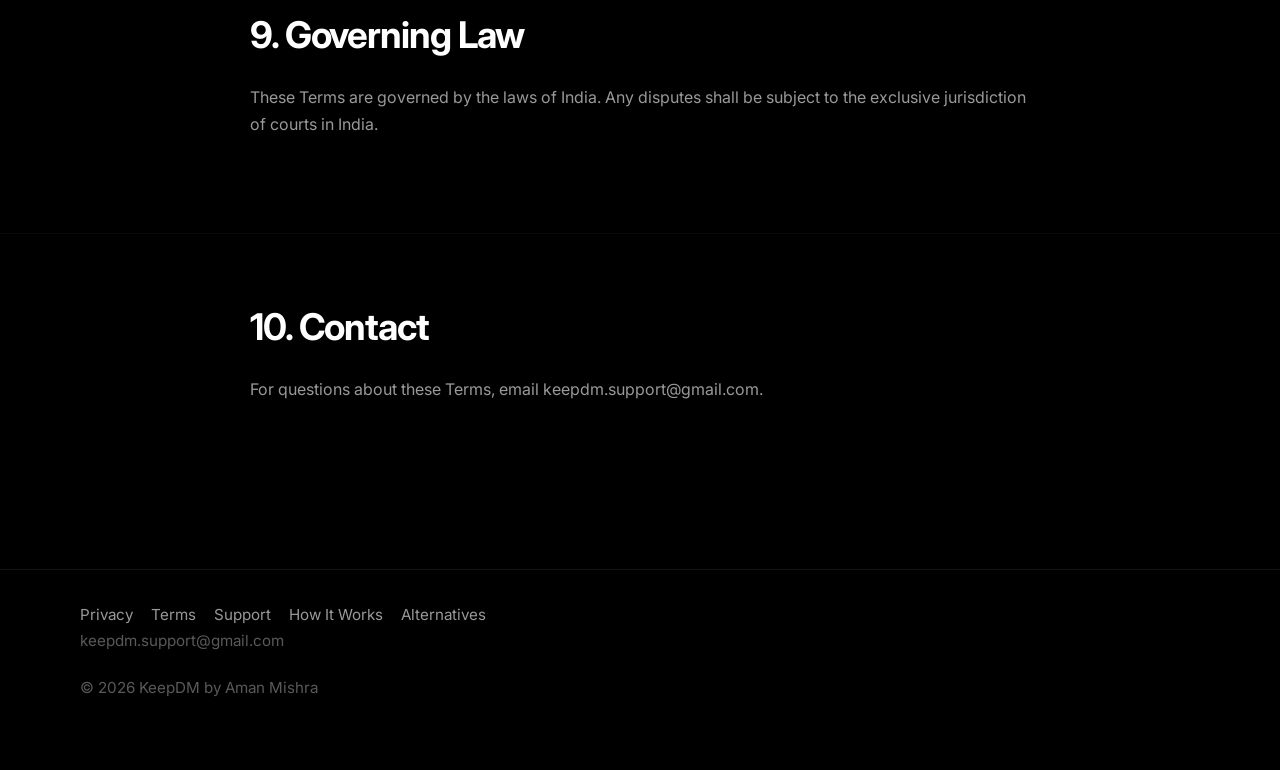
<file: terms/index.html>
<!DOCTYPE html>
<html lang="en">
<head>
  <meta charset="UTF-8">
  <meta name="viewport" content="width=device-width, initial-scale=1.0">
  <title>KeepDM Terms of Service - Instagram DM Backup App</title>
  <meta name="description" content="Terms of Service for KeepDM. Read about subscription terms, your responsibilities, data ownership, billing, refunds, and how the service works.">
  <meta name="author" content="Aman Mishra">
  <meta name="application-name" content="KeepDM">
  <meta name="theme-color" content="#000000">
  <meta name="robots" content="index,follow">
  <link rel="canonical" href="https://keepdm.github.io/terms/">
  <meta property="og:title" content="KeepDM Terms of Service - Instagram DM Backup App">
  <meta property="og:description" content="Terms of Service for KeepDM. Read about subscription terms, your responsibilities, data ownership, billing, refunds, and how the service works.">
  <meta property="og:type" content="website">
  <meta property="og:url" content="https://keepdm.github.io/terms/">
  <meta name="twitter:card" content="summary">
  <meta name="twitter:title" content="KeepDM Terms of Service - Instagram DM Backup App">
  <meta name="twitter:description" content="Terms of Service for KeepDM. Read about subscription terms, your responsibilities, data ownership, billing, refunds, and how the service works.">
  <link rel="preconnect" href="https://fonts.googleapis.com">
  <link rel="preconnect" href="https://fonts.gstatic.com" crossorigin>
  <link href="https://fonts.googleapis.com/css2?family=Inter:wght@400;500;600;700;800&display=swap" rel="stylesheet">
  <link rel="icon" href="../favicon.ico" type="image/x-icon">
  <link rel="stylesheet" href="../css/style.css">
  <script src="../js/main.js" defer></script>
  <script type="application/ld+json">
  {
    "@context": "https://schema.org",
    "@type": "MobileApplication",
    "name": "KeepDM",
    "url": "https://keepdm.github.io/terms/",
    "description": "KeepDM lets you save, backup, and privately store your Instagram DMs offline on your phone. Import your Instagram data export and view all your messages and media in a clean, secure app.",
    "applicationCategory": "UtilitiesApplication",
    "operatingSystem": "iOS, Android",
    "offers": {
      "@type": "Offer",
      "price": "0",
      "priceCurrency": "USD",
    "description": "Free 7-day trial, then $2.99/year or $6.99 lifetime"
    },
    "author": {
      "@type": "Person",
      "name": "Aman Mishra"
    },
    "featureList": [
      "Import Instagram DM backup ZIP",
      "View all Instagram messages offline",
      "Encrypted local storage",
      "Biometric app lock",
      "Search across all conversations",
      "Save favorite messages",
      "View shared photos and videos",
      "No account required",
      "No internet required after import",
      "Works on iOS and Android"
    ],
    "softwareVersion": "1.0",
    "datePublished": "2026-05-01"
  }
  </script>
  <script type="application/ld+json">
  {
    "@context": "https://schema.org",
    "@type": "BreadcrumbList",
    "itemListElement": [
      {
        "@type": "ListItem",
        "position": 1,
        "name": "Home",
        "item": "https://keepdm.github.io/"
      },
      {
        "@type": "ListItem",
        "position": 2,
        "name": "Terms",
        "item": "https://keepdm.github.io/terms/"
      }
    ]
  }
  </script>
</head>
<body>
  <header class="site-header" data-site-header>
    <div class="container header-inner">
      <a class="brand" href="../">
        <span class="brand-mark">
      <img src="../favicon.ico" alt="KeepDM logo" width="32" height="32">
        </span>
        <span>KeepDM</span>
      </a>
      <nav class="site-nav" aria-label="Primary">
        <a href="../">Home</a>
        <a href="../how-it-works/">How It Works</a>
        <a href="../support/">Support</a>
        <a href="../#download">Download</a>
      </nav>
    </div>
  </header>

  <main>
    <section class="hero">
      <div class="container prose">
        <span class="eyebrow">Policy</span>
        <h1>Terms of Service</h1>
        <p class="hero-subtitle">Effective date: May 2026</p>
      </div>
    </section>

    <section class="section">
      <div class="container prose">
        <h2>1. Acceptance of Terms</h2>
        <p>By downloading, installing, or using KeepDM, you agree to be bound by these Terms of Service. If you do not agree, do not use KeepDM.</p>
      </div>
    </section>

    <section class="section">
      <div class="container prose">
        <h2>2. What KeepDM Is</h2>
        <p>KeepDM is a mobile application that allows you to import your Instagram data export file and view your direct message history in a private, offline interface. KeepDM is an independent app and is not affiliated with, endorsed by, or connected to Instagram, Meta Platforms, or any related companies. Instagram is a trademark of Meta Platforms, Inc.</p>
      </div>
    </section>

    <section class="section">
      <div class="container prose">
        <h2>3. Your Responsibilities</h2>
        <p>You are responsible for the data you import into KeepDM. By using KeepDM you confirm that:</p>
        <ul>
          <li>You are the owner of the Instagram account whose data you are importing.</li>
          <li>You have the legal right to store and view the imported data.</li>
          <li>You will not use KeepDM for any unlawful purpose.</li>
          <li>You will not attempt to reverse engineer, modify, or distribute KeepDM.</li>
        </ul>
      </div>
    </section>

    <section class="section">
      <div class="container prose">
        <h2>4. Purchases and Billing</h2>
        <p>All purchases are handled by Apple or Google through their respective app stores. KeepDM itself does not process card numbers directly and does not control store billing systems. If you subscribe, renew, cancel, or request a refund, the store where you bought the app is the place that manages the transaction.</p>
      </div>
    </section>

    <section class="section">
      <div class="container prose">
        <h2>5. Free Trial Terms</h2>
        <p>The 7-day free trial gives you full access to all KeepDM features. After the trial ends, you must purchase a plan to continue using KeepDM. Your imported data remains on your device after the trial, and nothing is deleted just because the trial expires.</p>
      </div>
    </section>

    <section class="section">
      <div class="container prose">
        <h2>6. Intellectual Property</h2>
        <p>The KeepDM app, name, logo, and all related content are owned by Aman Mishra. Your imported Instagram data belongs to you. KeepDM does not claim any ownership over your messages or media.</p>
      </div>
    </section>

    <section class="section">
      <div class="container prose">
        <h2>7. Disclaimer of Warranties</h2>
        <p>KeepDM is provided "as is" without warranties of any kind, either express or implied. We do not guarantee that KeepDM will be error-free, uninterrupted, or that all Instagram export formats will be perfectly parsed. Import results depend on the format and completeness of your Instagram data export.</p>
      </div>
    </section>

    <section class="section">
      <div class="container prose">
        <h2>8. Limitation of Liability</h2>
        <p>To the maximum extent permitted by applicable law, Aman Mishra and KeepDM shall not be liable for any indirect, incidental, special, consequential, or punitive damages arising from your use of the app, including but not limited to data loss, import failures, or subscription billing issues.</p>
      </div>
    </section>

    <section class="section">
      <div class="container prose">
        <h2>9. Governing Law</h2>
        <p>These Terms are governed by the laws of India. Any disputes shall be subject to the exclusive jurisdiction of courts in India.</p>
      </div>
    </section>

    <section class="section">
      <div class="container prose">
        <h2>10. Contact</h2>
        <p>For questions about these Terms, email <a href="mailto:keepdm.support@gmail.com">keepdm.support@gmail.com</a>.</p>
      </div>
    </section>
  </main>

  <footer class="site-footer">
    <div class="container footer-inner">
      <div>
        <div class="footer-links">
          <a href="../privacy/">Privacy</a>
          <a href="./">Terms</a>
          <a href="../support/">Support</a>
          <a href="../how-it-works/">How It Works</a>
          <a href="../alternatives/">Alternatives</a>
        </div>
        <p class="footer-meta">keepdm.support@gmail.com</p>
        <p class="footer-meta">&copy; 2026 KeepDM by Aman Mishra</p>
      </div>
    </div>
  </footer>
</body>
</html>
</file>
<file: css/style.css>
﻿:root {
  --bg: #000000;
  --surface: #0d0d0d;
  --border: rgba(255, 255, 255, 0.08);
  --text: #ffffff;
  --text-secondary: rgba(255, 255, 255, 0.6);
  --text-muted: rgba(255, 255, 255, 0.35);
  --accent: #4f46e5;
  --green: #30d158;
}

*,
*::before,
*::after {
  box-sizing: border-box;
}

html {
  scroll-behavior: smooth;
  scroll-padding-top: 96px;
}

body {
  margin: 0;
  background: var(--bg);
  color: var(--text);
  font-family: "Inter", system-ui, -apple-system, BlinkMacSystemFont, "Segoe UI", sans-serif;
  line-height: 1.7;
  text-rendering: optimizeLegibility;
  -webkit-font-smoothing: antialiased;
}

::selection {
  background: rgba(79, 70, 229, 0.35);
  color: var(--text);
}

img {
  display: block;
  max-width: 100%;
}

a {
  color: inherit;
  text-decoration: none;
}

a:hover {
  color: var(--text);
}

p {
  margin: 0 0 1.4em;
  color: var(--text-secondary);
}

ul,
ol {
  margin: 0 0 1.4em 1.2em;
  padding: 0;
  color: var(--text-secondary);
}

li + li {
  margin-top: 0.6em;
}

h1,
h2,
h3,
h4,
h5,
h6 {
  margin: 0 0 0.75em;
  line-height: 1.15;
  letter-spacing: -0.03em;
}

h1 {
  font-size: clamp(2.9rem, 6vw, 5.1rem);
  max-width: 12ch;
}

h2 {
  font-size: clamp(1.65rem, 3vw, 2.3rem);
}

h3 {
  font-size: 1.1rem;
}

.container {
  width: min(1120px, calc(100% - 40px));
  margin: 0 auto;
}

.site-header {
  position: sticky;
  top: 0;
  z-index: 1000;
  background: rgba(0, 0, 0, 0.72);
  backdrop-filter: blur(18px);
  border-bottom: 1px solid transparent;
  transition: background 0.2s ease, border-color 0.2s ease;
}

.site-header.is-scrolled {
  background: rgba(13, 13, 13, 0.96);
  border-color: var(--border);
}

.header-inner {
  min-height: 76px;
  display: flex;
  align-items: center;
  justify-content: space-between;
  gap: 24px;
}

.brand {
  display: inline-flex;
  align-items: center;
  gap: 12px;
  color: var(--text);
  font-weight: 700;
  font-size: 1.05rem;
  letter-spacing: -0.03em;
  white-space: nowrap;
}

.brand-mark {
  width: 32px;
  height: 32px;
  border-radius: 10px;
  overflow: hidden;
  border: 1px solid rgba(255, 255, 255, 0.08);
  background: linear-gradient(135deg, rgba(79, 70, 229, 0.4), rgba(255, 255, 255, 0.05));
  flex: none;
}

.brand-mark img {
  width: 100%;
  height: 100%;
  object-fit: cover;
}

.site-nav {
  display: flex;
  align-items: center;
  gap: 22px;
  flex-wrap: wrap;
}

.site-nav a {
  color: var(--text-secondary);
  font-size: 0.95rem;
  font-weight: 500;
}

.site-nav a:hover,
.site-nav a:focus-visible {
  color: var(--text);
}

main {
  padding-bottom: 72px;
}

.section {
  padding: 72px 0;
  border-top: 1px solid rgba(255, 255, 255, 0.04);
}

.section:first-of-type {
  border-top: 0;
}

.hero {
  padding: 84px 0 64px;
  border-top: 0;
}

.hero-grid {
  display: grid;
  grid-template-columns: minmax(0, 1.2fr) minmax(280px, 0.8fr);
  gap: 32px;
  align-items: start;
}

.eyebrow {
  display: inline-flex;
  align-items: center;
  gap: 8px;
  margin-bottom: 18px;
  color: var(--green);
  font-size: 0.78rem;
  font-weight: 700;
  letter-spacing: 0.16em;
  text-transform: uppercase;
}

.eyebrow::before {
  content: "";
  width: 10px;
  height: 10px;
  border-radius: 999px;
  background: var(--green);
  box-shadow: 0 0 0 4px rgba(48, 209, 88, 0.12);
}

.hero-subtitle {
  font-size: clamp(1.08rem, 2vw, 1.35rem);
  font-weight: 400;
  max-width: 62ch;
  color: var(--text-secondary);
  margin-bottom: 1.6em;
}

.hero-ctas {
  display: flex;
  flex-wrap: wrap;
  gap: 12px;
  margin-bottom: 14px;
}

.btn {
  display: inline-flex;
  align-items: center;
  justify-content: center;
  min-height: 48px;
  padding: 0 18px;
  border-radius: 12px;
  border: 1px solid var(--border);
  font-size: 0.95rem;
  font-weight: 600;
  transition: transform 0.18s ease, border-color 0.18s ease, background 0.18s ease, color 0.18s ease;
}

.btn:hover,
.btn:focus-visible {
  transform: translateY(-1px);
}

.btn-primary {
  background: var(--accent);
  border-color: var(--accent);
  color: #fff;
}

.btn-primary:hover,
.btn-primary:focus-visible {
  color: #fff;
  background: #5b52f0;
  border-color: #5b52f0;
}

.btn-secondary {
  color: var(--text);
  background: transparent;
}

.btn-secondary:hover,
.btn-secondary:focus-visible {
  background: rgba(255, 255, 255, 0.04);
  border-color: rgba(255, 255, 255, 0.16);
  color: var(--text);
}

.meta-line {
  color: var(--text-muted);
  font-size: 0.95rem;
}

.hero-panel,
.card,
.feature-card,
.quick-card,
.download-card,
.anchor-card {
  border: 1px solid var(--border);
  background: var(--surface);
  border-radius: 18px;
}

.hero-panel {
  padding: 24px;
}

.panel-list {
  display: grid;
  gap: 12px;
}

.panel-item {
  padding: 16px 0;
  border-bottom: 1px solid var(--border);
}

.panel-item:last-child {
  padding-bottom: 0;
  border-bottom: 0;
}

.panel-item .label {
  display: block;
  margin-bottom: 4px;
  color: var(--text);
  font-weight: 600;
}

.panel-item .value {
  color: var(--text-secondary);
  margin: 0;
}

.section-heading {
  max-width: 18ch;
}

.section-lead,
.prose {
  max-width: 78ch;
}

.lead {
  font-size: 1.06rem;
}

.split {
  display: grid;
  grid-template-columns: repeat(2, minmax(0, 1fr));
  gap: 24px;
}

.columns {
  display: grid;
  grid-template-columns: repeat(2, minmax(0, 1fr));
  gap: 18px;
}

.feature-card {
  padding: 24px;
}

.feature-card h3,
.quick-card h3,
.download-card h3 {
  margin-bottom: 10px;
}

.feature-card p,
.quick-card p,
.download-card p {
  margin-bottom: 0;
}

.steps {
  list-style: decimal;
  padding-left: 1.2em;
  display: grid;
  gap: 18px;
}

.steps li {
  padding: 22px;
  background: var(--surface);
  border: 1px solid var(--border);
  border-radius: 18px;
}

.steps strong {
  display: block;
  color: var(--text);
  font-size: 1.05rem;
  margin-bottom: 8px;
}

.quick-grid {
  display: grid;
  grid-template-columns: repeat(4, minmax(0, 1fr));
  gap: 16px;
}

.quick-card {
  display: block;
  min-height: 100%;
  padding: 22px;
  transition: transform 0.18s ease, border-color 0.18s ease;
}

.quick-card:hover,
.quick-card:focus-visible {
  transform: translateY(-1px);
  border-color: rgba(79, 70, 229, 0.35);
}

.download-grid {
  display: grid;
  grid-template-columns: repeat(2, minmax(0, 1fr));
  gap: 16px;
}

.download-card {
  padding: 22px;
}

.download-link {
  display: inline-flex;
  margin-top: 10px;
  color: var(--accent);
  font-weight: 600;
}

.callout {
  padding: 20px;
  border-left: 3px solid var(--accent);
  background: rgba(79, 70, 229, 0.08);
  border-radius: 14px;
}

.faq-list {
  border-top: 1px solid var(--border);
}

details {
  border-bottom: 1px solid var(--border);
}

details summary {
  cursor: pointer;
  list-style: none;
  padding: 18px 0;
  display: flex;
  justify-content: space-between;
  align-items: center;
  gap: 16px;
  font-weight: 600;
  color: var(--text);
}

details summary::-webkit-details-marker {
  display: none;
}

details summary::after {
  content: "+";
  color: var(--text-muted);
  font-size: 1.5rem;
  line-height: 1;
  transition: color 0.18s ease, transform 0.18s ease;
}

details[open] summary {
  color: var(--accent);
}

details[open] summary::after {
  content: "-";
  color: var(--accent);
}

.faq-answer {
  padding: 0 0 18px;
  color: var(--text-secondary);
}

.faq-answer p:last-child {
  margin-bottom: 0;
}

.table-wrap {
  overflow-x: auto;
  border: 1px solid var(--border);
  border-radius: 18px;
  background: var(--surface);
}

.comparison-table {
  width: 100%;
  min-width: 820px;
  border-collapse: collapse;
}

.comparison-table th,
.comparison-table td {
  border: 1px solid var(--border);
  padding: 12px 16px;
  vertical-align: top;
}

.comparison-table th {
  background: rgba(255, 255, 255, 0.05);
  color: var(--text);
  font-weight: 600;
  text-align: left;
}

.comparison-table th:not(:first-child),
.comparison-table td:not(:first-child) {
  text-align: center;
}

.check {
  color: var(--green);
  font-weight: 700;
}

.cross {
  color: var(--text-muted);
  font-weight: 700;
}

.anchor-card {
  display: block;
  padding: 22px;
  min-height: 100%;
  transition: transform 0.18s ease, border-color 0.18s ease;
}

.anchor-card:hover,
.anchor-card:focus-visible {
  transform: translateY(-1px);
  border-color: rgba(79, 70, 229, 0.35);
}

.site-footer {
  padding: 32px 0 48px;
  border-top: 1px solid var(--border);
}

.footer-inner {
  display: flex;
  flex-wrap: wrap;
  align-items: center;
  justify-content: space-between;
  gap: 16px;
}

.footer-links {
  display: flex;
  flex-wrap: wrap;
  gap: 14px 18px;
}

.footer-links a {
  color: var(--text-secondary);
  font-size: 0.95rem;
}

.footer-links a:hover,
.footer-links a:focus-visible {
  color: var(--text);
}

.footer-meta {
  color: var(--text-muted);
  font-size: 0.95rem;
}

.muted {
  color: var(--text-muted);
}

.small {
  font-size: 0.92rem;
}

section[id] {
  scroll-margin-top: 96px;
}

:focus-visible {
  outline: 2px solid rgba(79, 70, 229, 0.7);
  outline-offset: 3px;
}

@media (max-width: 768px) {
  .container {
    width: min(100% - 24px, 1120px);
  }

  .header-inner {
    flex-direction: column;
    align-items: flex-start;
    padding: 16px 0;
  }

  .site-nav {
    gap: 14px 16px;
  }

  .hero {
    padding-top: 56px;
  }

  .hero-grid,
  .columns,
  .split,
  .quick-grid,
  .download-grid {
    grid-template-columns: 1fr;
  }

  h1 {
    max-width: none;
  }

  .section {
    padding: 56px 0;
  }

  .footer-inner {
    flex-direction: column;
    align-items: flex-start;
  }

  .comparison-table {
    min-width: 720px;
  }
}
</file>
